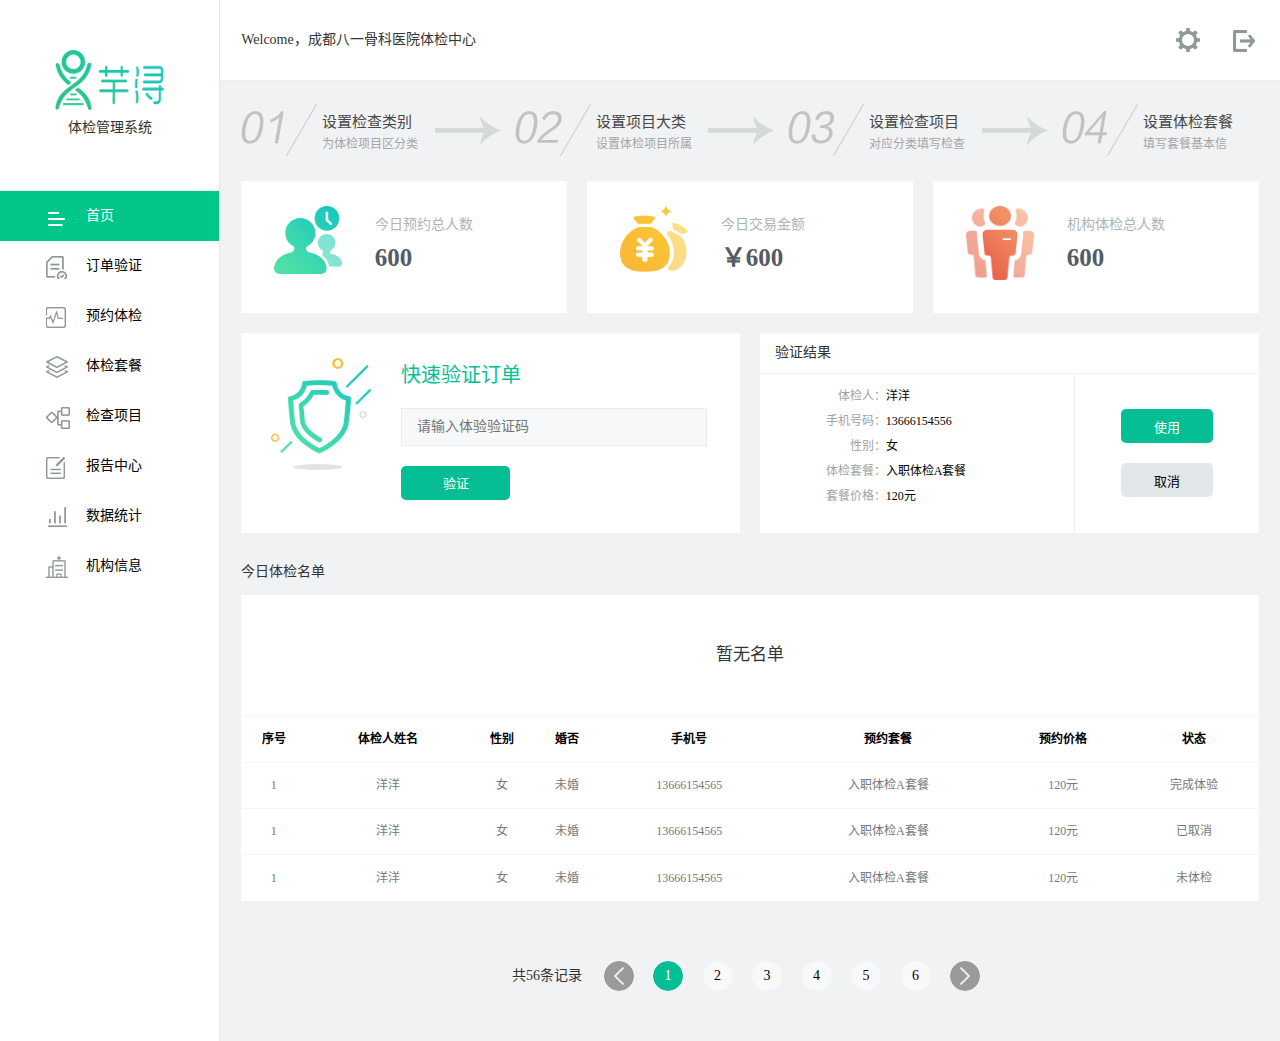
<file: index.html>
﻿<!doctype html>
<html lang="zh-CN">

	<head>
		<meta charset="utf-8">
		<title>首页 - 芊浔体检管理系统</title>
		<meta name="keywords" content="" />
		<meta name="description" content="" />
		<meta http-equiv="X-UA-Compatible" content="IE=edge,chrome=1">
		<meta name="viewport" content="width=device-width,initial-scale=1,maximum-scale=1,user-scalable=no" />
		<link rel="shortcut icon" type="image/x-icon" href="/favicon.ico" />
		<link rel="icon" sizes="16x16" href="/favicon.ico" />
		<link rel="stylesheet" type="text/css" href="style/global.css?v=1.0.1" />
		<link rel="stylesheet" type="text/css" href="style/index.css?v=1.0.1" />
		<!--[if lte IE 9]>
	<script type="text/javascript" src="script/html5.js"></script>
	<! [endif]-->
	</head>

	<body>
		<section class="main">
			<div class="wrap clearfix">
				<div class="main-right">
					<!-- x-update -->
					<div class="header clearfix">
						<span class="welcome">Welcome，<em>成都八一骨科医院体检中心</em></span> 
						<a href="javascript:;" class="icon-logout" title="退出"></a>
						<a href="javascript:topset();" class="icon-set" title="设置"></a> 
					</div>
					<!-- x-update end -->

					<div class="content ">
						<div class="add-step clearfix">
							<!--添加体检套餐流程：<span>1、设置项目类别</span><span> >> </span><span>2、设置详细类目</span>
							<span> >> </span><span>3、设置体检项目</span><span> >> </span><span>4、设置体检套餐</span>-->

							<div class="step-list clearfix">
								<span class="step-num"></span>
								<p class="step-tit">设置检查类别</p>
								<p class="step-dg">为体检项目区分类型与性质</p>
							</div>
							<div class="jianTou"></div>

							<div class="step-list clearfix">
								<span class="step-num"></span>
								<p class="step-tit">设置项目大类</p>
								<p class="step-dg">设置体检项目所属科室信息</p>
							</div>

							<div class="jianTou"></div>

							<div class="step-list clearfix">
								<span class="step-num"></span>
								<p class="step-tit">设置检查项目</p>
								<p class="step-dg">对应分类填写检查项目的价格及意义</p>
							</div>

							<div class="jianTou"></div>

							<div class="step-list clearfix">
								<span class="step-num"></span>
								<p class="step-tit">设置体检套餐</p>
								<p class="step-dg">填写套餐基本信息，选择体检项目</p>
							</div>

						</div>
						<div class="statistics clearfix">
							<div class="statistics-box tjzs">
								<div class="box-icon"><img src="images/index/tjzs.png"></div>
								<div class="box-name">今日预约总人数</div>
								<div class="box-amount">600</div>
							</div>
							<div class="statistics-box jryy">
								<div class="box-icon"><img src="images/index/jryy.png"></div>
								<div class="box-name">今日交易金额</div>
								<div class="box-amount">￥600</div>
							</div>
							<div class="statistics-box jyje">
								<div class="box-icon"><img src="images/index/jyje.png"></div>
								<div class="box-name">机构体检总人数</div>
								<div class="box-amount">600</div>
							</div>
						</div>

						<div class="yanZheng clearfix">
							<div class="yzBox clearfix">
								<div class="box-icon"><img src="images/index/yanzheng.png"></div>
								<div class="box-content">
									<div class="tit">快速验证订单</div>
									<input type="text" class="yz_shuru" placeholder="请输入体验验证码" />
									<button type="button" class="tiJiao">验证</button>
								</div>
							</div>
							<div class="yzBox">
								<div class="result_tit">验证结果</div>
								<div class="result_content clearfix">
									<div class="re_left">
										<div class="re_list clearfix">
											<span class="tit">体检人：</span>
											<span class="answer">洋洋</span>
										</div>
										<div class="re_list clearfix">
											<span class="tit">手机号码：</span>
											<span class="answer">13666154556</span>
										</div>
										<div class="re_list clearfix">
											<span class="tit">性别：</span>
											<span class="answer">女</span>
										</div>
										<div class="re_list clearfix">
											<span class="tit">体检套餐：</span>
											<span class="answer">入职体检A套餐</span>
										</div>
										<div class="re_list clearfix">
											<span class="tit">套餐价格：</span>
											<span class="answer">120元</span>
										</div>
									</div>
									<div class="re_right clearfix">
										<button type="button" class="re_true">使用</button>
										<button type="button" class="re_false">取消</button>
									</div>
								</div>
							</div>
						</div>

						<div class="panel-name">今日体检名单</div>
						<div class="order-list">
							<!--  暂无  no-order  -->
							<div class="no-order">暂无名单</div>
							<table class="table">
								<thead class="thead">
									<tr>
										<th class="num">序号</th>
										<th class="name">体检人姓名</th>
										<th class="sex">性别</th>
										<th class="marriage">婚否</th>
										<th class="tel">手机号</th>
										<th class="package-name">预约套餐</th>
										<th class="price">预约价格</th>
										<th class="status">状态</th>
									</tr> 
								</thead>
								<tbody class="tbody">
									<tr class="tr">
										<td class="num">1</td>
										<td class="name">洋洋</td>
										<td class="sex">女</td>
										<td class="marriage">未婚</td>
										<td class="tel">13666154565</td>
										<td class="package-name">入职体检A套餐</td>
										<td class="price">120元</td>
										<td class="status">完成体验</td>
									</tr>
									<tr class="tr">
										<td class="num">1</td>
										<td class="name">洋洋</td>
										<td class="sex">女</td>
										<td class="marriage">未婚</td>
										<td class="tel">13666154565</td>
										<td class="package-name">入职体检A套餐</td>
										<td class="price">120元</td>
										<td class="status">已取消</td>
									</tr>
									<tr class="tr">
										<td class="num">1</td>
										<td class="name">洋洋</td>
										<td class="sex">女</td>
										<td class="marriage">未婚</td>
										<td class="tel">13666154565</td>
										<td class="package-name">入职体检A套餐</td>
										<td class="price">120元</td>
										<td class="status">未体检</td>
									</tr>
								</tbody>
							</table>

						</div>
						<div class="page">
							<span>共56条记录</span>
							<a href="javascript:;" class="prev no-prev" title="上一页">上一页</a>
							<a href="javascript:;" class="now">1</a>
							<a href="javascript:;">2</a>
							<a href="javascript:;">3</a>
							<a href="javascript:;">4</a>
							<a href="javascript:;">5</a>
							<a href="javascript:;">6</a>
							<a href="javascript:;" class="next" title="下一页">下一页</a>
						</div> 
					</div> 
				</div>
				<div class="main-left">
					<!-- x-add -->
					<div class="left-logo">
						<a href="#" class="line-height">
							<img src="images/common/logo.png">
							<p class="logo-ft">体检管理系统</p>
						</a>
					</div>
					<!-- x-add end -->
					<a class="nav-list on" href="index.html"><span></span>首页</a>
					<a class="nav-list" href="order.html"><span></span>订单验证</a>
					<a class="nav-list" href="reservation.html"><span></span>预约体检</a>
					<a class="nav-list" href="package.html"><span></span>体检套餐</a>
					<a class="nav-list" href="examination-item.html"><span></span>检查项目</a>
					<a class="nav-list" href="report.html"><span></span>报告中心</a>
					<a class="nav-list" href="statistics.html"><span></span>数据统计</a>
					<a class="nav-list" href="hospital.html"><span></span>机构信息</a>
				</div>
				<div class="clear"></div>
			</div>
		</section>
	</body>
	<script type="text/javascript" src="script/jquery.js"></script>
	<script type="text/javascript" src="script/global.js?v=1.0.1"></script>
	<script type="text/javascript" src="script/index.js?v=1.0.1"></script> 
</html>
</file>
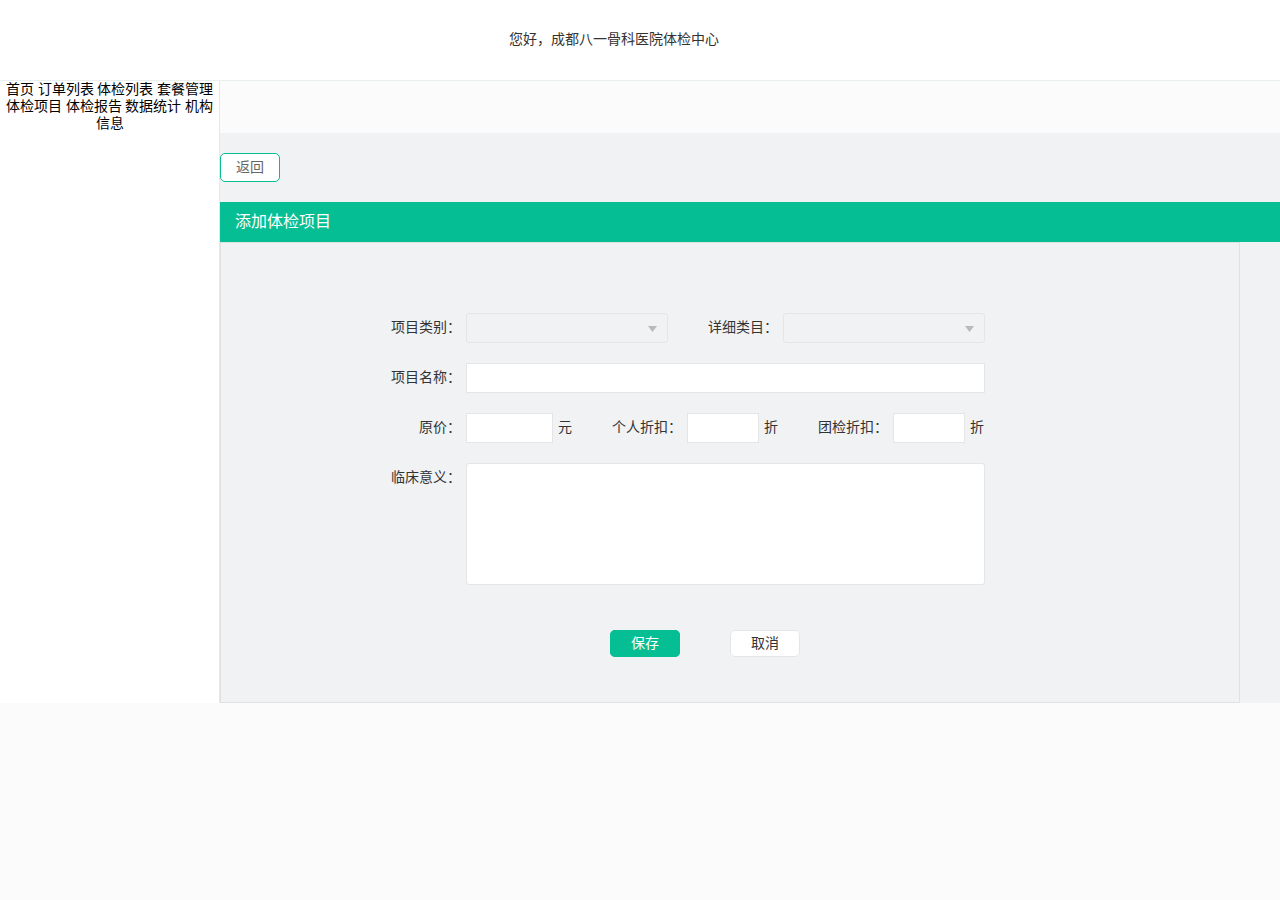
<file: add-examination-item.html>
﻿<!doctype html>
<html lang="zh-CN">
<head>
	<meta charset="utf-8">
	<title>添加体检项目 - 芊浔体检管理系统</title>
	<meta name="keywords" content="" />
	<meta name="description" content="" />
	<meta http-equiv="X-UA-Compatible" content="IE=edge,chrome=1">
	<meta name="viewport" content="width=device-width,initial-scale=1,maximum-scale=1,user-scalable=no" />
	<link rel="shortcut icon" type="image/x-icon" href="/favicon.ico" />
	<link rel="icon" sizes="16x16" href="/favicon.ico" />
	<link rel="stylesheet" type="text/css" href="style/global.css?v=1.0.1" />
	<link rel="stylesheet" type="text/css" href="style/add-examination-item.css?v=1.0.1" />
	<script type="text/javascript" src="script/jquery.js"></script>
	<script type="text/javascript" src="script/global.js?v=1.0.1"></script>
	<script type="text/javascript" src="script/add-examination-item.js?v=1.0.1"></script>
	<!--[if lte IE 9]>
	<script type="text/javascript" src="script/html5.js"></script>
	<! [endif]-->
</head>
<body>
<header class="header">
	<div class="wrap">
		<div class="top-nav">
			您好，<em>成都八一骨科医院体检中心</em>
			<a href="javascript:topset();"><i class="icon-set"></i>设置</a>
			<a href="javascript:;"><i class="icon-logout"></i>退出</a>
		</div>
		<div class="logo"><a href="index.html" title="芊浔体检管理系统"><i class="icon-logo"></i>芊浔体检管理系统</a></div>
		<div class="clear"></div>
	</div>
</header>
<section class="main">
	<div class="wrap">
		<div class="main-right">
			<div class="back"><a href="javascript:history.go(-1);">返回</a></div>
			<div class="page-name">添加体检项目</div>
			<div class="add-examination-item">
				<div class="edit-item">
					<div class="line">
						<div class="distance"></div>
						<div class="condition">
							<div class="condition-name">项目类别：</div>
							<div class="drop-down condition-box">
								<div class="select"></div>
								<div class="select-list">
									<ul>
										<li>科室检查</li>
										<li>实验室检查</li>
										<li>医技检查</li>
										<li>其他项目</li>
									</ul>
								</div>
								<div class="icon-dropdown"></div>
							</div>
						</div>
						<div class="condition">
							<div class="condition-name">详细类目：</div>
							<div class="drop-down condition-box">
								<div class="select"></div>
								<div class="select-list">
									<ul>
										<li>内科</li>
										<li>外科</li>
										<li>眼科</li>
										<li>耳鼻喉科</li>
									</ul>
								</div>
								<div class="icon-dropdown"></div>
							</div>
						</div>
					</div>
					<div class="line">
						<div class="distance"></div>
						<div class="input-box">
							项目名称：<input type="text" value="" class="input" />
						</div>
					</div>
					<div class="line">
						<div class="distance"></div>
						<div class="input-box price">
							原价：<input type="text" value="" class="input" />元
						</div>
						<div class="input-box discount">
							个人折扣：<input type="text" value="" class="input" />折
						</div>
						<div class="input-box discount">
							团检折扣：<input type="text" value="" class="input" />折
						</div>
					</div>
					<div class="line">
						<div class="proposal-box">
							<div class="line-name">临床意义：</div>
							<textarea wrap="virtual" placeholder="" class="proposal" ></textarea>
						</div>
					</div>
				</div>
				<div class="line btns">
					<a href="examination-item.html" class="save">保存</a><a href="javascript:history.go(-1);" class="cancel">取消</a>
				</div>
			</div>
		</div>
		<div class="main-left">
			<a href="index.html">首页</a>
			<a href="order.html">订单列表</a>
			<a href="reservation.html">体检列表</a>
			<a href="package.html">套餐管理</a>
			<a href="examination-item.html" class="on">体检项目</a>
			<a href="report.html">体检报告</a>
			<a href="statistics.html">数据统计</a>
			<a href="hospital.html">机构信息</a>
		</div>
		<div class="clear"></div>
	</div>
</section>
</body>
</html>
</file>
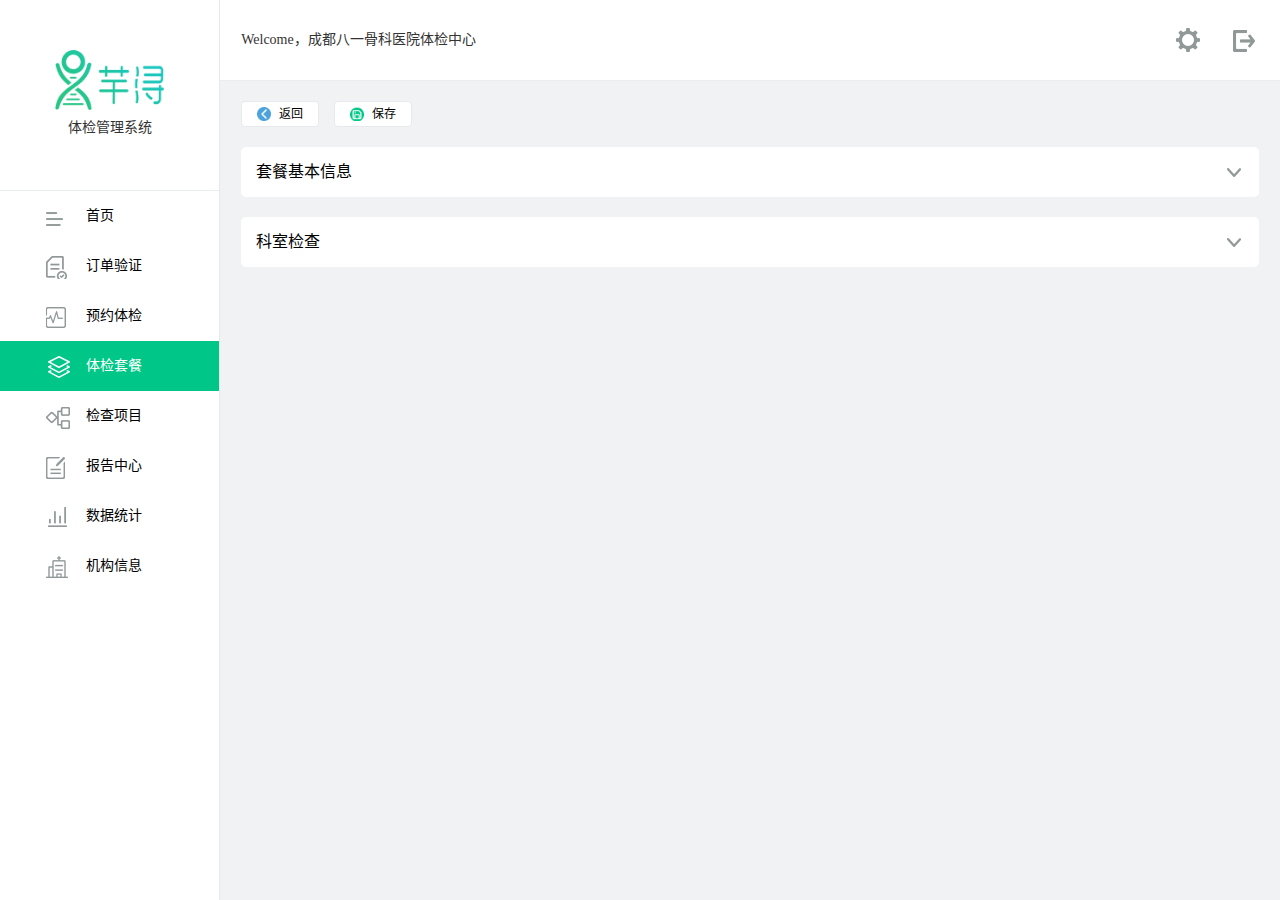
<file: add-package.html>
﻿<!doctype html>
<html lang="zh-CN">

	<head>
		<meta charset="utf-8">
		<title>添加体检套餐 - 芊浔体检管理系统</title>
		<meta name="keywords" content="" />
		<meta name="description" content="" />
		<meta http-equiv="X-UA-Compatible" content="IE=edge,chrome=1">
		<meta name="viewport" content="width=device-width,initial-scale=1,maximum-scale=1,user-scalable=no" />
		<link rel="shortcut icon" type="image/x-icon" href="/favicon.ico" />
		<link rel="icon" sizes="16x16" href="/favicon.ico" />
		<link rel="stylesheet" type="text/css" href="style/global.css?v=1.0.1" />
		<link rel="stylesheet" type="text/css" href="style/add-package.css?v=1.0.1" />
		<!--[if lte IE 9]>
	<script type="text/javascript" src="script/html5.js"></script>
	<! [endif]-->
	</head>

	<body>
		<section class="main">
			<div class="wrap">
				<div class="main-right">
					<!-- x-update -->
					<div class="header clearfix">
						<span class="welcome">Welcome，<em>成都八一骨科医院体检中心</em></span>
						<a href="javascript:;" class="icon-logout"></a>
						<a href="javascript:topset();" class="icon-set"></a>
					</div>
					<!-- x-update end -->

					<div class="content">
						<div class="back operate clearfix">
							<a class="back-icon" href="javascript:history.go(-1);"><i></i>返回</a>
							<a class="save-icon" href="javascript:void(0);"><i></i>保存</a>
						</div>

						<div class="package-box">
							<!-- 基本信息 -->
							<div class="department">
								<div class="department-name">
									<i class="icon-show"></i>套餐基本信息
								</div>
								<div class="add-package department-list">
									<div class="line clearfix">
										<div class="line-l">套餐名称：</div>
										<div class="line-r clearfix">
											<div class="input-box long-input-box">
												<input type="text" class="input radius" placeholder="请输入套餐名称" />
											</div>
											<span class="error-tips">错误提示</span>
										</div>
									</div>
									<div class="line clearfix">
										<div class="line-l">套餐类别：</div>
										<div class="line-r clearfix">
											<div class="drop-down long-drop-down radius">
												<div class="select">请选择</div>
												<div class="select-list package-type">
													<ul>
														<li>入职体检</li>
														<li>常规体检</li>
														<li>驾校体检</li>
														<li>中老年体检</li>
													</ul>
												</div>
												<div class="icon-dropdown"></div>
											</div>
											<span class="error-tips">错误提示</span>
										</div>
									</div>
									<div class="line clearfix">
										<div class="line-l">套餐价格：</div>
										<div class="line-r clearfix">
											<div class="price-box">
												个人套餐价：<input type="text" value="" class="input" />元
											</div>
											<div class="price-box">
												团体套餐价：<input type="text" value="" class="input" />元
											</div>
											<div class="price-box">
												原价：<em>￥620.00</em>
											</div>
											<div class="price-tips radius"><span>提示：</span>系统会根据您所选的体检项目，按照设置好的折扣比例自动计算出个人和团检的套餐价格。如果您需要更改套餐价格，请在选择完所有体检项目以后再进行价格更改。</div>
										</div>
									</div>
									<div class="line clearfix">
										<div class="line-l">适用人群：</div>
										<div class="line-r clearfix">
											<label for="male" class="sex"><input type="checkbox" id="male" />男</label>
											<label for="female" class="sex"><input type="checkbox" id="female" />女</label>
										</div>
									</div>
									<div class="line clearfix">
										<div class="line-l">是否需要预约：</div>
										<div class="line-r clearfix"> 
											<div class="reservation">
												<label for="noneed"><input type="radio" name="reservation" id="noneed" checked />否</label>
											</div>
											<div class="reservation">
												<label for="need"><input type="radio" name="reservation" id="need" />是</label>
											</div>
											<div class="reservation">
												<label for="Unlimited"><input type="radio" name="reservation" id="Unlimited" />不限</label>
											</div>
											<div class="input-box reservation-input">需提前<input type="text" value="1" class="input radius" maxlength="2" />天预约</div>
										</div>
									</div>
									<div class="line clearfix">
										<div class="line-l">套餐简介：</div>
										<div class="line-r">
											<textarea wrap="virtual" placeholder="简单介绍下套餐的详细内容..." class="proposal radius"></textarea>
										</div>
									</div>
									<div class="line clearfix">
										<div class="line-l">套餐封面：</div>
										<div class="line-r">
											<div class="package-img-check clearfix">
												<label for="default"><input type="radio" name="cover" id="default" checked />系统默认</label>
												<label for="diy"><input type="radio" name="cover" id="diy" />自定义</label>
											</div>
											<div class="system-img">
												<div class="no-style">
													请先选择套餐类型。
												</div>
												<div class="system-img-list">
													<li class="on"><img src="images/packageimg/rztj/01.jpg" alt="入职体检" title="入职体检" /></li>
													<li><img src="images/packageimg/rztj/01.jpg" alt="入职体检" title="入职体检" /></li>
													<li><img src="images/packageimg/rztj/01.jpg" alt="入职体检" title="入职体检" /></li>
													<li><img src="images/packageimg/rztj/01.jpg" alt="入职体检" title="入职体检" /></li>
													<li><img src="images/packageimg/rztj/01.jpg" alt="入职体检" title="入职体检" /></li>
													<li><img src="images/packageimg/rztj/01.jpg" alt="入职体检" title="入职体检" /></li>
													<li><img src="images/packageimg/rztj/01.jpg" alt="入职体检" title="入职体检" /></li>
													<li><img src="images/packageimg/rztj/01.jpg" alt="入职体检" title="入职体检" /></li>
													<li><img src="images/packageimg/rztj/01.jpg" alt="入职体检" title="入职体检" /></li>
													<li><img src="images/packageimg/rztj/01.jpg" alt="入职体检" title="入职体检" /></li>
													<li><img src="images/packageimg/rztj/01.jpg" alt="入职体检" title="入职体检" /></li>
												</div>
											</div>
											<div class="diy-img clearfix">
												<!--<div class="filesurl"></div>-->
												<a href="javascript:;" class="upload"></a>
												<div class="upload-box">
													<img src="images/packageimg/rztj/01.jpg" class="upload-img" />
												</div>
											</div>
										</div>
									</div>  
								</div>
							</div>

							<!-- 大类开始 -->
							<div class="department">
								<div class="department-name">
									<i class="icon-show"></i>科室检查
								</div>
								<div class="department-list">
									<div class="row clearfix">
										<div class="column-name column-all">科室检查项目</div>
										<div class="column-name column-sel">已选择检查项目（共<em>0</em>）项</div>
									</div>
									<div class="row clearfix">
										<div class="class-name">
											<li>一般检测</li>
											<li>内科</li>
											<li>外科</li>
											<li>耳鼻喉科</li>
											<li>口腔科</li>
										</div>
										<div class="item">
											<ul>
												<li><i></i>一般检查</li>
												<li><i></i>测试检查</li>
												<li><i></i>常规检查</li>
												<li><i></i>一般检查四</li>
												<li><i></i>一般检查五</li>
											</ul>
											<ul>
												<li><i></i>内科</li>
												<li><i></i>内科一</li>
												<li><i></i>内科二</li>
												<li><i></i>内科三</li>
											</ul>
											<ul>
												<li><i></i>外科</li>
												<li><i></i>外科一</li>
												<li><i></i>外科二</li>
											</ul>
											<ul>
												<li><i></i>听力检查</li>
												<li><i></i>嗅觉检查</li>
												<li><i></i>喉咙检查</li>
												<li><i></i>耳状</li>
												<li><i></i>扁桃体</li>
											</ul>
											<ul>
												<li><i></i>口腔科</li>
												<li><i></i>牙龈</li>
												<li><i></i>牙齿</li>
											</ul>
										</div>
										<div class="chose">
										</div>
									</div>
								</div>
							</div>
							<!--大类结束-->

						</div>
					</div>

				</div>
				<div class="main-left">
					<!-- x-add -->
					<div class="left-logo">
						<a href="#" class="line-height">
							<img src="images/common/logo.png">
							<p class="logo-ft">体检管理系统</p>
						</a>
					</div>
					<!-- x-add end -->
					<a class="nav-list" href="index.html"><span></span>首页</a>
					<a class="nav-list" href="order.html"><span></span>订单验证</a>
					<a class="nav-list" href="reservation.html"><span></span>预约体检</a>
					<a class="nav-list on" href="package.html"><span></span>体检套餐</a>
					<a class="nav-list" href="examination-item.html"><span></span>检查项目</a>
					<a class="nav-list" href="report.html"><span></span>报告中心</a>
					<a class="nav-list" href="statistics.html"><span></span>数据统计</a>
					<a class="nav-list" href="hospital.html"><span></span>机构信息</a>
				</div>
				<div class="clear"></div>
			</div>
		</section>
	</body>
	<script type="text/javascript" src="script/jquery.js"></script>
	<script type="text/javascript" src="script/global.js?v=1.0.1"></script>
	<script type="text/javascript" src="script/add-package.js?v=1.0.1"></script>

</html>
</file>
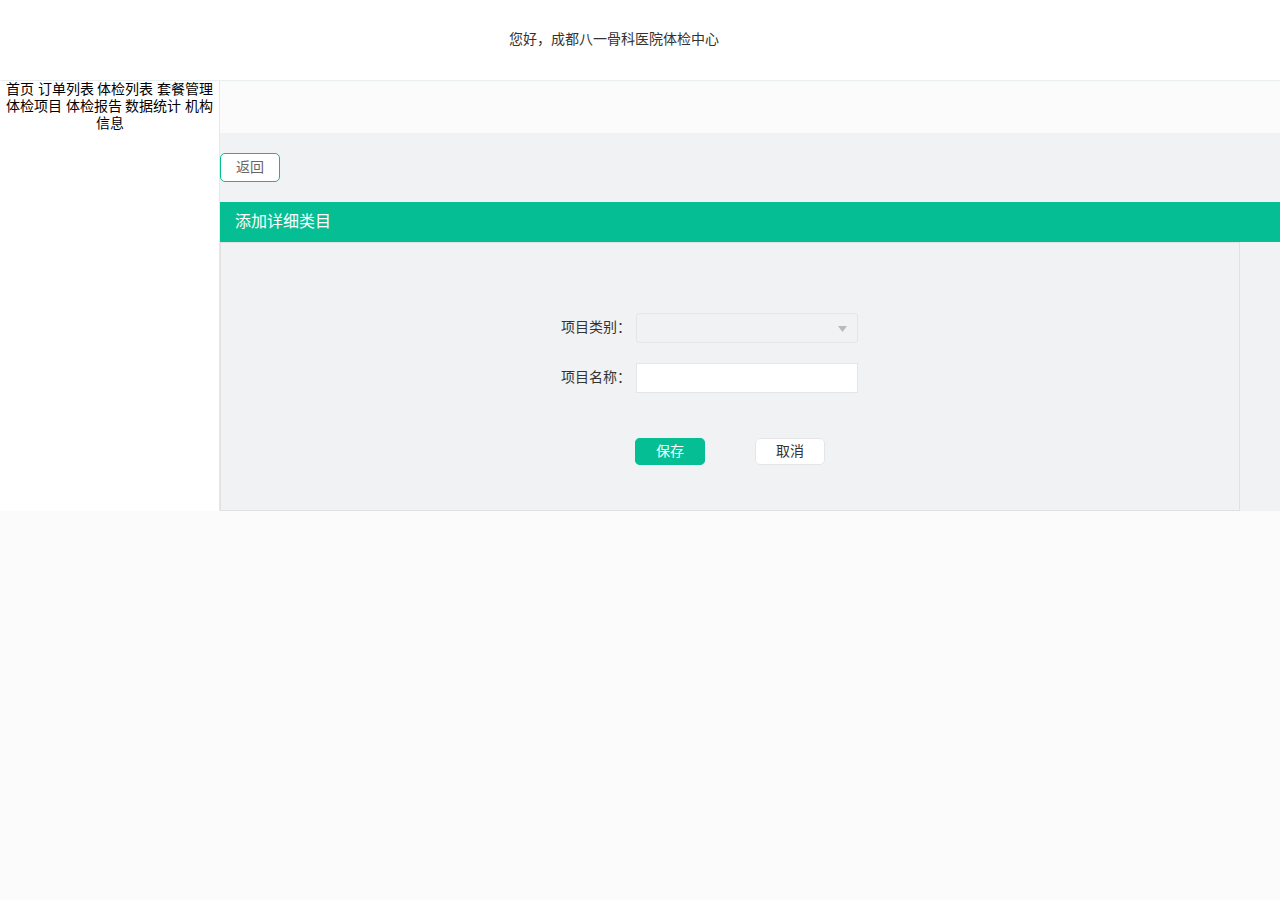
<file: add-sort.html>
﻿<!doctype html>
<html lang="zh-CN">
<head>
	<meta charset="utf-8">
	<title>添加详细类目 - 芊浔体检管理系统</title>
	<meta name="keywords" content="" />
	<meta name="description" content="" />
	<meta http-equiv="X-UA-Compatible" content="IE=edge,chrome=1">
	<meta name="viewport" content="width=device-width,initial-scale=1,maximum-scale=1,user-scalable=no" />
	<link rel="shortcut icon" type="image/x-icon" href="/favicon.ico" />
	<link rel="icon" sizes="16x16" href="/favicon.ico" />
	<link rel="stylesheet" type="text/css" href="style/global.css?v=1.0.1" />
	<link rel="stylesheet" type="text/css" href="style/add-sort.css?v=1.0.1" />
	<script type="text/javascript" src="script/jquery.js"></script>
	<script type="text/javascript" src="script/global.js?v=1.0.1"></script>
	<script type="text/javascript" src="script/add-sort.js?v=1.0.1"></script>
	<!--[if lte IE 9]>
	<script type="text/javascript" src="script/html5.js"></script>
	<! [endif]-->
</head>
<body>
<header class="header">
	<div class="wrap">
		<div class="top-nav">
			您好，<em>成都八一骨科医院体检中心</em>
			<a href="javascript:topset();"><i class="icon-set"></i>设置</a>
			<a href="javascript:;"><i class="icon-logout"></i>退出</a>
		</div>
		<div class="logo"><a href="index.html" title="芊浔体检管理系统"><i class="icon-logo"></i>芊浔体检管理系统</a></div>
		<div class="clear"></div>
	</div>
</header>
<section class="main">
	<div class="wrap">
		<div class="main-right">
			<div class="back"><a href="javascript:history.go(-1);">返回</a></div>
			<div class="page-name">添加详细类目</div>
			<div class="add-examination-item">
				<div class="edit-item">
					<div class="line">
						<div class="condition">
							<div class="condition-name">项目类别：</div>
							<div class="drop-down condition-box">
								<div class="select"></div>
								<div class="select-list">
									<ul>
										<li>科室检查</li>
										<li>实验室检查</li>
										<li>医技检查</li>
										<li>其他项目</li>
									</ul>
								</div>
								<div class="icon-dropdown"></div>
							</div>
						</div>
					</div>
					<div class="line">
						<div class="input-box">
							项目名称：<input type="text" value="" class="input" />
						</div>
					</div>
				</div>
				<div class="line btns">
					<a href="sort.html" class="save">保存</a><a href="javascript:history.go(-1);" class="cancel">取消</a>
				</div>
			</div>
		</div>
		<div class="main-left">
			<a href="index.html">首页</a>
			<a href="order.html">订单列表</a>
			<a href="reservation.html">体检列表</a>
			<a href="package.html">套餐管理</a>
			<a href="examination-item.html" class="on">体检项目</a>
			<a href="report.html">体检报告</a>
			<a href="statistics.html">数据统计</a>
			<a href="hospital.html">机构信息</a>
		</div>
		<div class="clear"></div>
	</div>
</section>
</body>
</html>
</file>
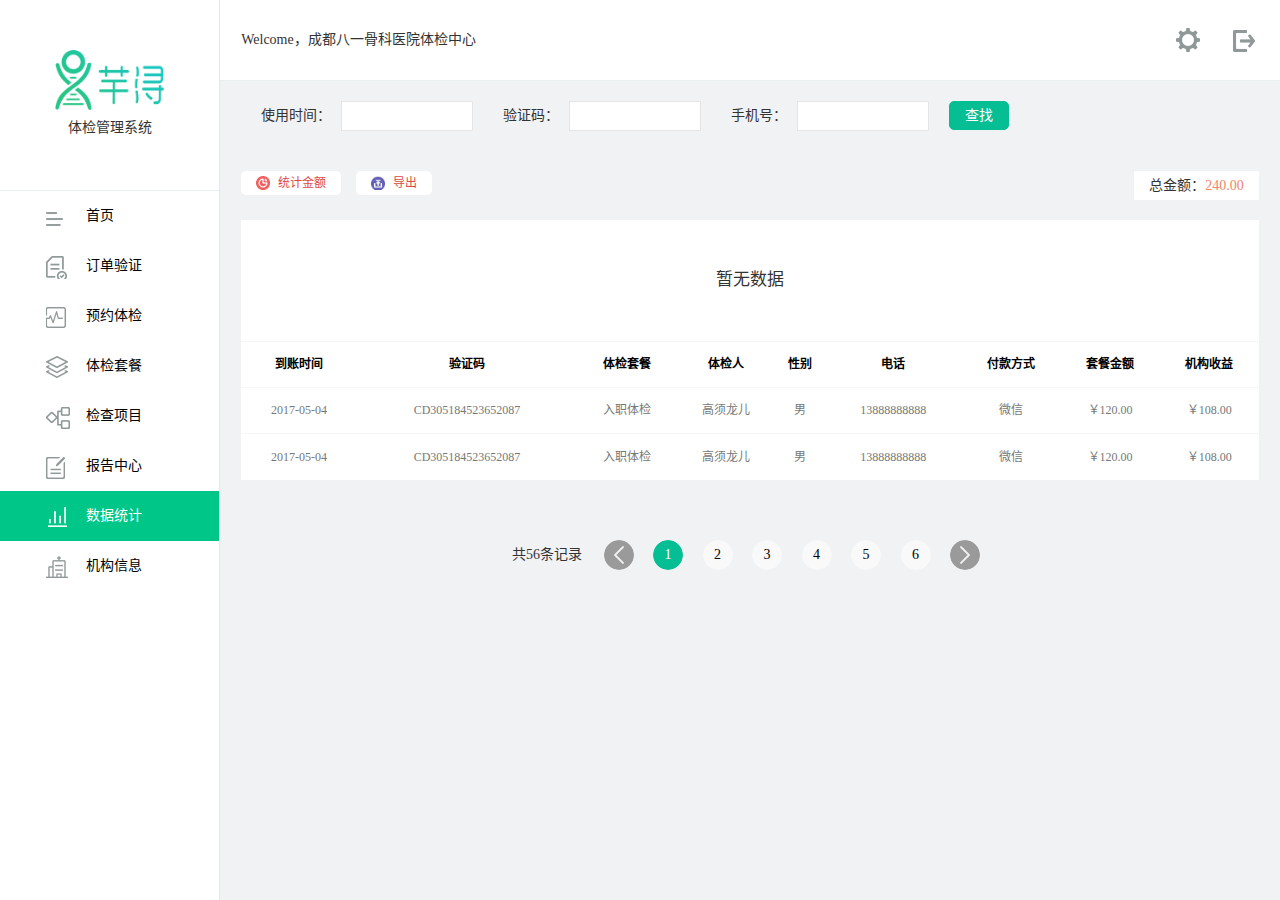
<file: detail.html>
﻿<!doctype html>
<html lang="zh-CN">

	<head>
		<meta charset="utf-8">
		<title>数据明细 - 芊浔体检管理系统</title>
		<meta name="keywords" content="" />
		<meta name="description" content="" />
		<meta http-equiv="X-UA-Compatible" content="IE=edge,chrome=1">
		<meta name="viewport" content="width=device-width,initial-scale=1,maximum-scale=1,user-scalable=no" />
		<link rel="shortcut icon" type="image/x-icon" href="/favicon.ico" />
		<link rel="icon" sizes="16x16" href="/favicon.ico" />
		<link rel="stylesheet" type="text/css" href="style/global.css?v=1.0.1" />
		<link rel="stylesheet" type="text/css" href="style/detail.css?v=1.0.1" />
		<!--[if lte IE 9]>
	<script type="text/javascript" src="script/html5.js"></script>
	<! [endif]-->
	</head>

	<body>
		<section class="main">
			<div class="wrap">
				<div class="main-right">
					<!-- x-update -->
					<div class="header clearfix">
						<span class="welcome">Welcome，<em>成都八一骨科医院体检中心</em></span>

						<a href="javascript:;" class="icon-logout"></a>
						<a href="javascript:topset();" class="icon-set"></a>

					</div>
					<!-- x-update end -->

					<div class="content">
						<div class="search clearfix">
							<!--<a href="javascript:history.go(-1);" class="back">返回</a>-->
							<!--<div class="condition">
								<div class="condition-name">使用时间：</div>
								<div class="condition-box calendar">
									<div class="icon-calendar"></div>
									<div class="date"></div>
								</div>
								<div class="time-to">-</div>
								<div class="condition-box calendar">
									<div class="icon-calendar"></div>
									<div class="date"></div>
								</div>
							</div>-->
							<div class="input-box">
								使用时间：<input type="text" value="" class="input" />
							</div>
							<div class="input-box">
								验证码：<input type="text" value="" class="input" />
							</div>
							<div class="input-box">
								手机号：<input type="text" value="" class="input" />
							</div>
							<a href="javascript:;">查找</a>
						</div>
						<div class="total-amount clearfix">
							<div class="fr">总金额：<em>240.00</em></div>
							<a class="total" href="javascript:;"><i></i>统计金额</a>
							<a class="export" href="javascript:;"><i></i>导出</a>
						</div>

						<div class="order-list">
							<div class="no-order">暂无数据</div>
							<table class="table">
								<thead class="thead">
									<tr>
										<th class="time">到账时间</th>
										<th class="code">验证码</th>
										<th class="package-name">体检套餐</th>
										<th class="name">体检人</th>
										<th class="sex">性别</th>
										<th class="tel">电话</th>
										<th class="pay-by">付款方式</th>
										<th class="price">套餐金额</th>
										<th class="money">机构收益</th>
									</tr>
								</thead>
								<tbody class="tbody">
									<tr class="tr">
										<td class="time">2017-05-04</td>
										<td class="code">CD305184523652087</td>
										<td class="package-name">入职体检</td>
										<td class="name">高须龙儿</td>
										<td class="sex">男</td>
										<td class="tel">13888888888</td>
										<td class="pay-by">微信</td>
										<td class="price">￥120.00</td>
										<td class="money">￥108.00</td> 
									</tr>
									<tr class="tr">
										<td class="time">2017-05-04</td>
										<td class="code">CD305184523652087</td>
										<td class="package-name">入职体检</td>
										<td class="name">高须龙儿</td>
										<td class="sex">男</td>
										<td class="tel">13888888888</td>
										<td class="pay-by">微信</td>
										<td class="price">￥120.00</td>
										<td class="money">￥108.00</td> 
									</tr>
								</tbody>
							</table>
						</div>

						<div class="page">
							<span>共56条记录</span>
							<a href="javascript:;" class="prev no-prev" title="上一页">上一页</a>
							<a href="javascript:;" class="now">1</a>
							<a href="javascript:;">2</a>
							<a href="javascript:;">3</a>
							<a href="javascript:;">4</a>
							<a href="javascript:;">5</a>
							<a href="javascript:;">6</a>
							<a href="javascript:;" class="next" title="下一页">下一页</a>
						</div>
					</div>

				</div>
				<div class="main-left">
					<!-- x-add -->
					<div class="left-logo">
						<a href="#" class="line-height">
							<img src="images/common/logo.png">
							<p class="logo-ft">体检管理系统</p>
						</a>
					</div>
					<!-- x-add end -->
					<a class="nav-list" href="index.html"><span></span>首页</a>
					<a class="nav-list" href="order.html"><span></span>订单验证</a>
					<a class="nav-list" href="reservation.html"><span></span>预约体检</a>
					<a class="nav-list" href="package.html"><span></span>体检套餐</a>
					<a class="nav-list" href="examination-item.html"><span></span>检查项目</a>
					<a class="nav-list" href="report.html"><span></span>报告中心</a>
					<a class="nav-list on" href="statistics.html"><span></span>数据统计</a>
					<a class="nav-list" href="hospital.html"><span></span>机构信息</a>
				</div>
				<div class="clear"></div>
			</div>
		</section>
	</body>
	<script type="text/javascript" src="script/jquery.js"></script>
	<script type="text/javascript" src="script/global.js?v=1.0.1"></script>
	<script type="text/javascript" src="script/detail.js?v=1.0.1"></script>

</html>
</file>
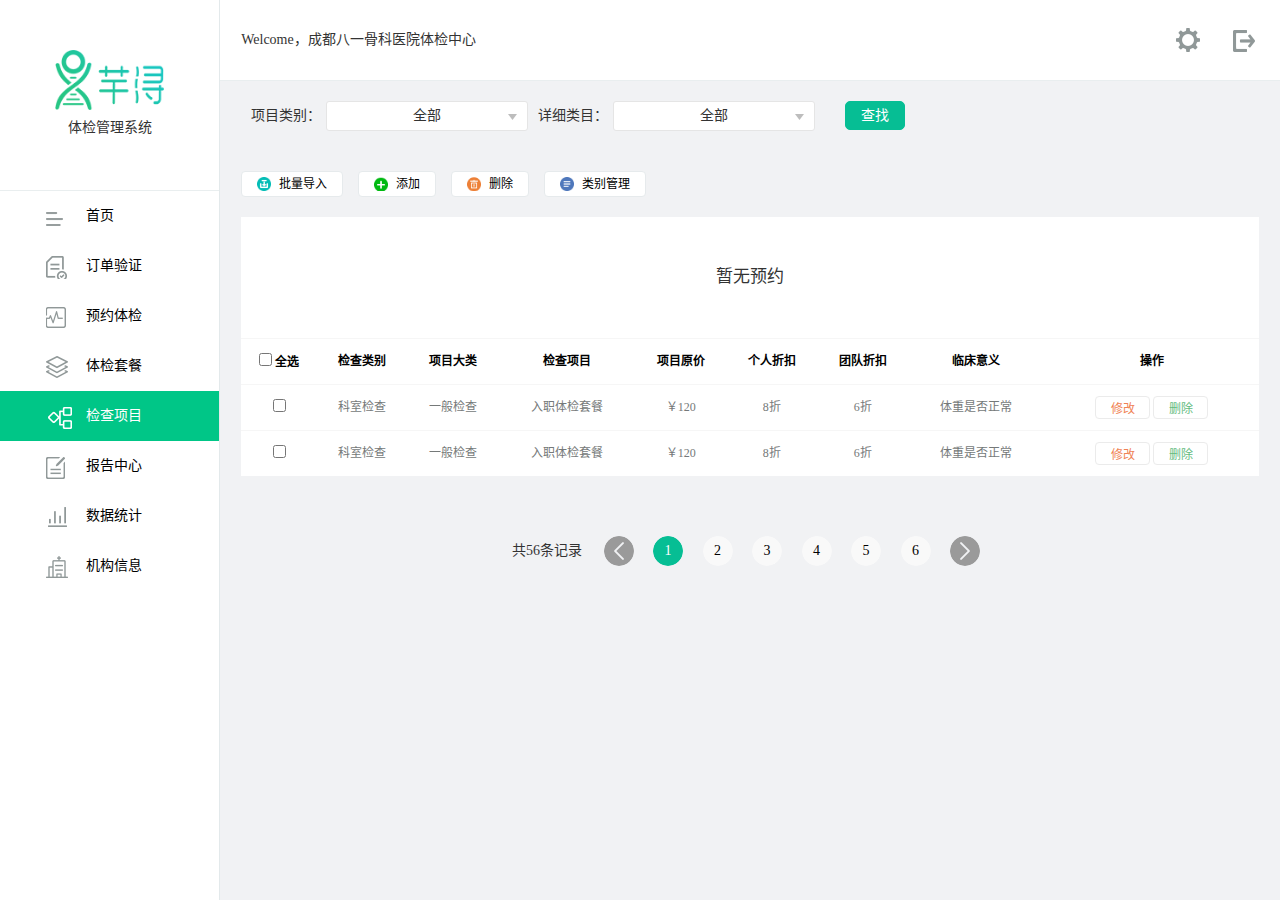
<file: examination-item.html>
﻿<!doctype html>
<html lang="zh-CN">

	<head>
		<meta charset="utf-8">
		<title>体检项目 - 芊浔体检管理系统</title>
		<meta name="keywords" content="" />
		<meta name="description" content="" />
		<meta http-equiv="X-UA-Compatible" content="IE=edge,chrome=1">
		<meta name="viewport" content="width=device-width,initial-scale=1,maximum-scale=1,user-scalable=no" />
		<link rel="shortcut icon" type="image/x-icon" href="/favicon.ico" />
		<link rel="icon" sizes="16x16" href="/favicon.ico" />
		<link rel="stylesheet" type="text/css" href="style/global.css?v=1.0.1" />
		<link rel="stylesheet" type="text/css" href="style/examination-item.css?v=1.0.1" />
		<!--[if lte IE 9]>
	<script type="text/javascript" src="script/html5.js"></script>
	<! [endif]-->
	</head>

	<body>
		<section class="main">
			<div class="wrap">
				<div class="main-right">
					<!-- x-update -->
					<div class="header clearfix">
						<span class="welcome">Welcome，<em>成都八一骨科医院体检中心</em></span>

						<a href="javascript:;" class="icon-logout"></a>
						<a href="javascript:topset();" class="icon-set"></a>

					</div>
					<!-- x-update end -->
					<div class="content clearfix">
						<div class="search clearfix">
							<div class="condition">
								<div class="condition-name">项目类别：</div>
								<div class="drop-down condition-box">
									<div class="select">全部</div>
									<div class="select-list">
										<ul>
											<li>全部</li>
											<li>科室检查</li>
											<li>实验室检查</li>
											<li>医技检查</li>
											<li>其他项目</li>
										</ul>
									</div>
									<div class="icon-dropdown"></div>
								</div>
							</div>
							<div class="condition">
								<div class="condition-name">详细类目：</div>
								<div class="drop-down condition-box">
									<div class="select">全部</div>
									<div class="select-list">
										<ul>
											<li>全部</li>
											<li>内科</li>
											<li>外科</li>
											<li>眼科</li>
											<li>耳鼻喉科</li>
										</ul>
									</div>
									<div class="icon-dropdown"></div>
								</div>
							</div>
							<a class="find" href="javascript:;">查找</a>
						</div>

						<!-- 操作 -->
						<div class="operate clearfix">
							<a class="Import-icon" href="javascript:void(0)"><i></i>批量导入</a>
							<a class="add-icon" href="javascript:void(0)"><i></i>添加</a>
							<a class="delete-icon" href="javascript:void(0)"><i></i>删除</a>
							<a class="class-icon" href="javascript:void(0)"><i></i>类别管理</a>
						</div>

						<div class="order-list">
							<!--  暂无预约  no-order  -->
							<div class="no-order">暂无预约</div>

							<table class="table">
								<thead class="thead">
									<tr>
										<th class="check"><input type="checkbox" class="checkAll" /> 全选</th>
										<th class="item-type">检查类别</th>
										<th class="item-sort">项目大类</th>
										<th class="item-name">检查项目</th>
										<th class="item-price">项目原价</th>
										<th class="item-discount">个人折扣</th>
										<th class="item-grup">团队折扣</th>
										<th class="item-info">临床意义</th>
										<th class="operating">操作</th> 
					 
									</tr>
								</thead>
								<tbody class="tbody">
									<tr>
										<td class="check"><input type="checkbox" class="checks" /></td>
										<td class="item-type">科室检查</td>
										<td class="item-sort">一般检查</td> 
										<td class="item-name">入职体检套餐</td>
										<td class="item-price">￥120</td>
										<td class="item-discount">8折</td>
										<td class="item-grup">6折</td>
										<td class="item-info">体重是否正常</td>
										<td class="operating">
											<button type="button" class="update">修改</button>
											<button type="button" class="delete del">删除</button>
										</td>
									</tr>
									<tr>
										<td class="check"><input type="checkbox" class="checks" /></td>
										<td class="item-type">科室检查</td>
										<td class="item-sort">一般检查</td> 
										<td class="item-name">入职体检套餐</td>
										<td class="item-price">￥120</td>
										<td class="item-discount">8折</td>
										<td class="item-grup">6折</td>
										<td class="item-info">体重是否正常</td>
										<td class="operating">
											<button type="button" class="update">修改</button>
											<button type="button" class="delete del">删除</button>
										</td>
									</tr>
								</tbody>
							</table>
						</div> 

						<div class="page">
							<span>共56条记录</span>
							<a href="javascript:;" class="prev no-prev" title="上一页">上一页</a>
							<a href="javascript:;" class="now">1</a>
							<a href="javascript:;">2</a>
							<a href="javascript:;">3</a>
							<a href="javascript:;">4</a>
							<a href="javascript:;">5</a>
							<a href="javascript:;">6</a>
							<a href="javascript:;" class="next" title="下一页">下一页</a>
						</div>
					</div>
				</div>
				<div class="main-left">
					<!-- x-add -->
					<div class="left-logo">
						<a href="#" class="line-height">
							<img src="images/common/logo.png">
							<p class="logo-ft">体检管理系统</p>
						</a>
					</div>
					<!-- x-add end -->
					<a class="nav-list" href="index.html"><span></span>首页</a>
					<a class="nav-list" href="order.html"><span></span>订单验证</a>
					<a class="nav-list" href="reservation.html"><span></span>预约体检</a>
					<a class="nav-list" href="package.html"><span></span>体检套餐</a>
					<a class="nav-list on" href="examination-item.html"><span></span>检查项目</a>
					<a class="nav-list" href="report.html"><span></span>报告中心</a>
					<a class="nav-list" href="statistics.html"><span></span>数据统计</a>
					<a class="nav-list" href="hospital.html"><span></span>机构信息</a>
				</div>
				<div class="clear"></div>
			</div>
		</section>
	</body>
	<script type="text/javascript" src="script/jquery.js"></script>
	<script type="text/javascript" src="script/global.js?v=1.0.1"></script>
	<script type="text/javascript" src="script/examination-item.js?v=1.0.1"></script>

</html>
</file>
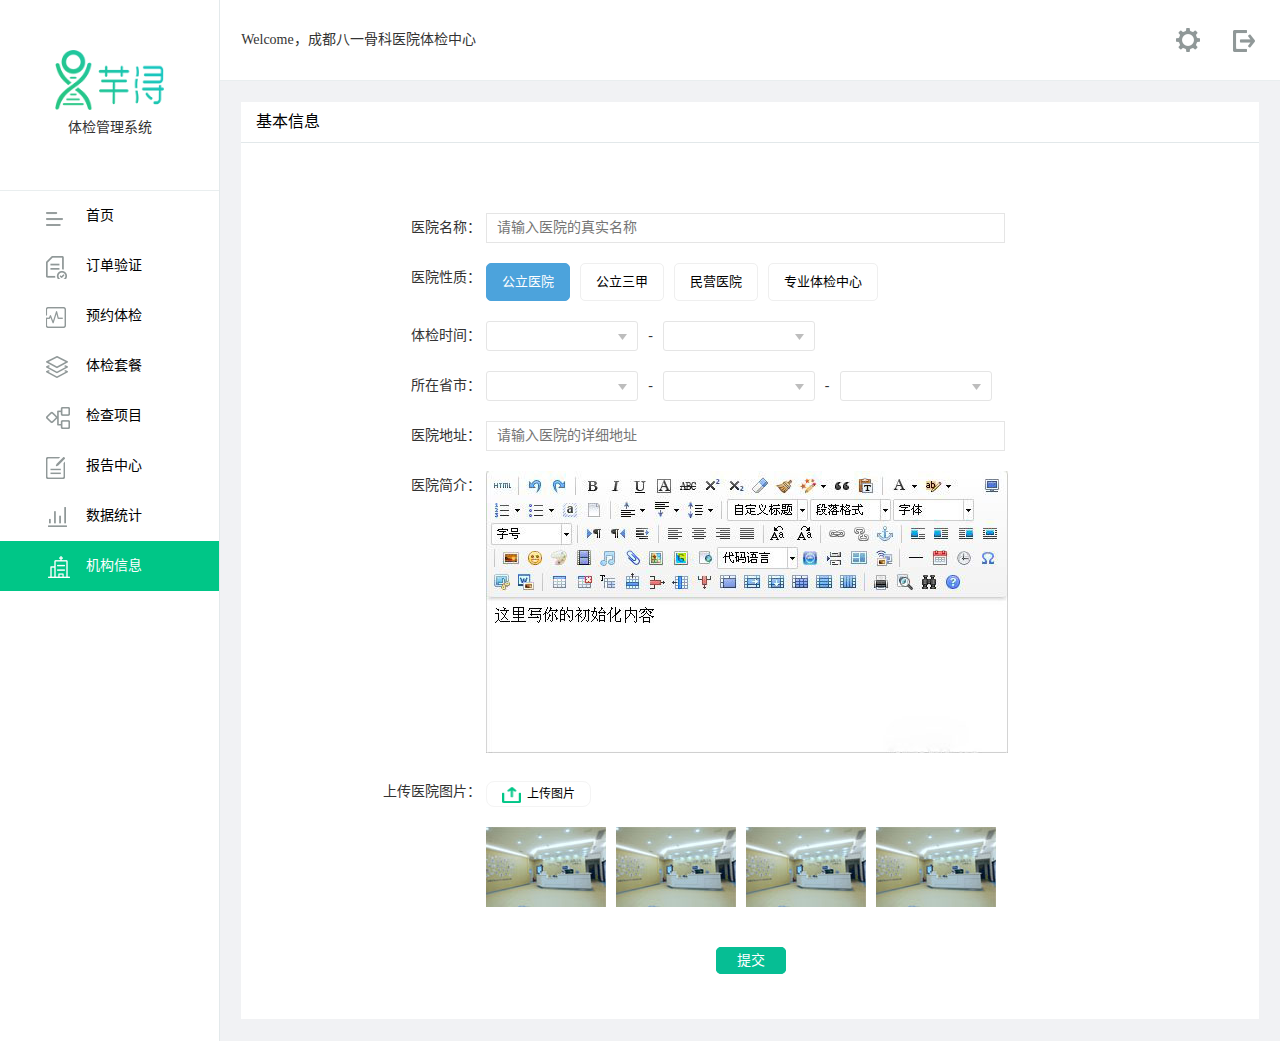
<file: hospital.html>
﻿<!doctype html>
<html lang="zh-CN">

	<head>
		<meta charset="utf-8">
		<title>机构信息 - 芊浔体检管理系统</title>
		<meta name="keywords" content="" />
		<meta name="description" content="" />
		<meta http-equiv="X-UA-Compatible" content="IE=edge,chrome=1">
		<meta name="viewport" content="width=device-width,initial-scale=1,maximum-scale=1,user-scalable=no" />
		<link rel="shortcut icon" type="image/x-icon" href="/favicon.ico" />
		<link rel="icon" sizes="16x16" href="/favicon.ico" />
		<link rel="stylesheet" type="text/css" href="style/global.css?v=1.0.1" />
		<link rel="stylesheet" type="text/css" href="style/hospital.css?v=1.0.1" />

		<!--[if lte IE 9]>
	<script type="text/javascript" src="script/html5.js"></script>
	<! [endif]-->
	</head>

	<body>
		<section class="main">
			<div class="wrap">
				<div class="main-right">
					<!-- x-update -->
					<div class="header clearfix">
						<span class="welcome">Welcome，<em>成都八一骨科医院体检中心</em></span>
						<a href="javascript:;" class="icon-logout"></a>
						<a href="javascript:topset();" class="icon-set"></a>
					</div>
					<!-- x-update end -->

					<div class="content clearfix"> 
						<div class="page-name">基本信息</div>
						<div class="add-examination-item">
							<div class="edit-item">
								<div class="line">
									<div class="distance"></div>
									<div class="input-box">
										医院名称：<input type="text" placeholder="请输入医院的真实名称" class="input" />
									</div>
								</div>
								<div class="line">
									<div class="line-name">医院性质：</div>
									<div class="nature">
										<ul class="clearfix">
											<li class="on">公立医院</li>
											<li>公立三甲</li>
											<li>民营医院</li>
											<li>专业体检中心</li>
										</ul>
										<!--<label for="radio1"><input type="radio" name="nature" id="radio1" />公立医院</label>
										<label for="radio2"><input type="radio" name="nature" id="radio2" />公立三甲</label>
										<label for="radio3"><input type="radio" name="nature" id="radio3" />民营医院</label>
										<label for="radio4"><input type="radio" name="nature" id="radio4" />专业体检中心</label>-->
									</div>
								</div>
								
								<div class="line">
									<div class="distance"></div>
									<div class="condition">
										<div class="condition-name">体检时间：</div>
										<!--<div class="drop-down condition-box">
											<div class="select"></div>
											<div class="select-list">
												<ul>
													<li>法定节假日除外</li>
													<li>周一至周五</li>
													<li>周一至周日</li>
												</ul>
											</div>
											<div class="icon-dropdown"></div>
										</div>-->
									</div>
									<div class="condition time" style="margin-left: 0;">
										<div class="drop-down condition-box">
											<div class="select"></div>
											<div class="select-list">
												<ul>
													<li>08:00</li>
													<li>08:30</li>
													<li>09:00</li>
													<li>09:30</li>
													<li>10:00</li>
												</ul>
											</div>
											<div class="icon-dropdown"></div>
										</div>
										<div class="time-to">-</div>
										<div class="drop-down condition-box">
											<div class="select"></div>
											<div class="select-list">
												<ul>
													<li>16:00</li>
													<li>16:30</li>
													<li>17:00</li>
													<li>17:30</li>
													<li>18:00</li>
												</ul>
											</div>
											<div class="icon-dropdown"></div>
										</div>
									</div>
								</div>
								<div class="line">
									<div class="distance"></div>
									<div class="condition">
										<div class="condition-name">所在省市：</div> 
									</div>
									<div class="condition time" style="margin-left: 0;">
										<div class="drop-down condition-box">
											<div class="select"></div>
											<div class="select-list">
												<ul>
													<li>四川省</li> 
												</ul>
											</div>
											<div class="icon-dropdown"></div>
										</div>
										<div class="time-to">-</div>
										<div class="drop-down condition-box">
											<div class="select"></div>
											<div class="select-list">
												<ul>
													<li>成都市</li> 
												</ul>
											</div>
											<div class="icon-dropdown"></div>
										</div>
										<div class="time-to">-</div>
										<div class="drop-down condition-box">
											<div class="select"></div>
											<div class="select-list">
												<ul>
													<li>双流县</li> 
												</ul>
											</div>
											<div class="icon-dropdown"></div>
										</div>
									</div>
								</div>
								<div class="line">
									<div class="distance"></div>
									<div class="input-box">
										医院地址：<input type="text" placeholder="请输入医院的详细地址" class="input" />
									</div>
								</div>
								<div class="line">
									<div class="line-name">医院简介：</div>
									<div class="edit-box">
										<img src="images/edit-box.jpg" alt="编辑框" />
									</div>
								</div>
								<div class="line clearfix">
									<div class="line-name">上传医院图片：</div>
									<div class="photo clearfix">
										<div class="add-photo">
											 <a href="javascript:void(0);">上传图片</a>
										</div>
										<div class="img-list clearfix">
											<div class="img-box">
												<img src="images/hospital.jpg" alt="" title="" />
												<div class="del">
													<div class="del-bg"></div>
													<a href="javascript:;" title="删除">删除</a>
												</div>
											</div>
											<div class="img-box">
												<img src="images/hospital.jpg" alt="" title="" />
												<div class="del">
													<div class="del-bg"></div>
													<a href="javascript:;" title="删除">删除</a>
												</div>
											</div>
											<div class="img-box">
												<img src="images/hospital.jpg" alt="" title="" />
												<div class="del">
													<div class="del-bg"></div>
													<a href="javascript:;" title="删除">删除</a>
												</div>
											</div>
											<div class="img-box">
												<img src="images/hospital.jpg" alt="" title="" />
												<div class="del">
													<div class="del-bg"></div>
													<a href="javascript:;" title="删除">删除</a>
												</div>
											</div>
										</div>
										
									</div>
								</div>
							</div>
							<div class="line btns">
								<a href="javascript:;" class="save">提交</a>
							</div>
						</div>

					</div>
				</div>
				<div class="main-left">
					<!-- x-add -->
					<div class="left-logo">
						<a href="#" class="line-height">
							<img src="images/common/logo.png">
							<p class="logo-ft">体检管理系统</p>
						</a>
					</div>
					<!-- x-add end -->
					<a class="nav-list" href="index.html"><span></span>首页</a>
					<a class="nav-list" href="order.html"><span></span>订单验证</a>
					<a class="nav-list" href="reservation.html"><span></span>预约体检</a>
					<a class="nav-list" href="package.html"><span></span>体检套餐</a>
					<a class="nav-list" href="examination-item.html"><span></span>检查项目</a>
					<a class="nav-list" href="report.html"><span></span>报告中心</a>
					<a class="nav-list" href="statistics.html"><span></span>数据统计</a>
					<a class="nav-list on" href="hospital.html"><span></span>机构信息</a>
				</div>
				<div class="clear"></div>
			</div>
		</section>
	</body>
		<script type="text/javascript" src="script/jquery.js"></script>
		<script type="text/javascript" src="script/global.js?v=1.0.1"></script>
		<script type="text/javascript" src="script/hospital.js?v=1.0.1"></script>
</html>
</file>
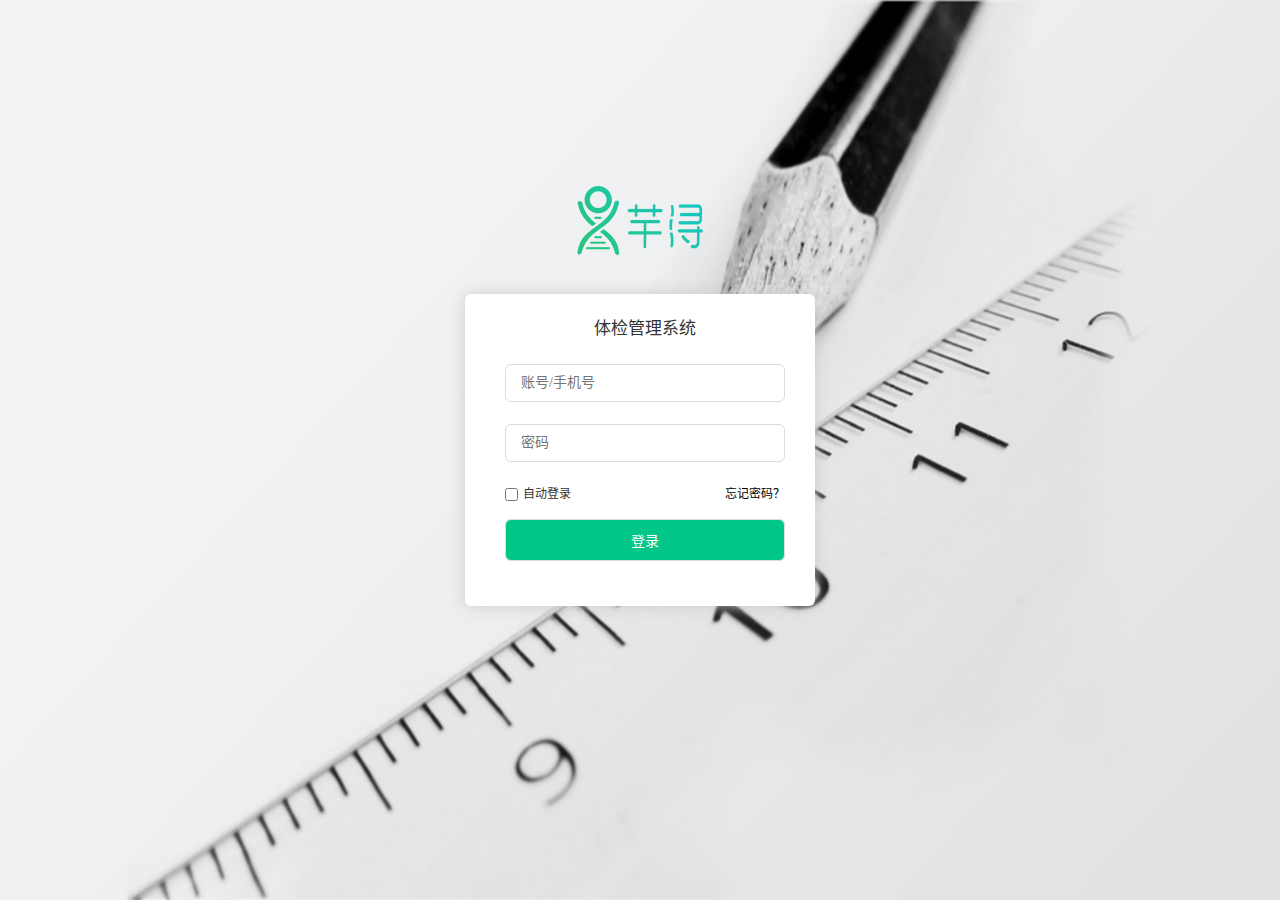
<file: login.html>
﻿<!doctype html>
<html lang="zh-CN">

	<head>
		<meta charset="utf-8">
		<title>登录 - 芊浔体检管理系统</title>
		<meta name="keywords" content="" />
		<meta name="description" content="" />
		<meta http-equiv="X-UA-Compatible" content="IE=edge,chrome=1">
		<meta name="viewport" content="width=device-width,initial-scale=1,maximum-scale=1,user-scalable=no" />
		<link rel="shortcut icon" type="image/x-icon" href="/favicon.ico" />
		<link rel="icon" sizes="16x16" href="/favicon.ico" />
		<link rel="stylesheet" type="text/css" href="style/login.css?v=1.0.328" />

		<!--[if lte IE 9]>
	<script type="text/javascript" src="script/html5.js"></script>
	<! [endif]-->
	</head>

	<body class="bg">
		<div class="wrap" style="display: table">
		<div style="display: table-cell;vertical-align: middle;">
			<div class="logo-box">
				<div class="logo-box-ct">
					<img src="images/common/logo.png" />
					<!--<p class="title">体检管理系统</p>-->
				</div> 
			</div>
			<div class="userbox">
				<div class="box-name">体检管理系统</div>
				<div class="item">
					<input type="text" class="input" id="user" placeholder="账号/手机号" />
					<div class="error-tips"></div>
				</div>
				<div class="item">
					<input type="password" class="input" id="password" placeholder="密码" />
					<div class="error-tips"></div>
				</div>
				<!--<div class="item">
					<input type="password" class="input Code" id="Code" placeholder="验证码" />
					<div class="error-tips"></div>
				</div>-->
				
				<div class="item forget clearfix">
					<div class="input-box clearfix">
						<a class="forgetPassword" href="find-password.html">忘记密码？</a>
						<span class="autoLogin clearfix"> 
							<input type="checkbox" value="" id="auto" />
							<label for="auto" title="请勿在公共电脑使用此功能！">自动登录</label>
						</span>
					</div> 
				</div>

				<div class="item">
					<input type="submit" value="登录" class="enter-btn" />
				</div>
				
				<!--<div class="no-AccountNumber">还没有账号，
					<a href="javascript:void(0);">立即注册</a>
				</div>-->
			</div>
		</div> 
		</div>
	</body>
	<script type="text/javascript" src="script/jquery.js"></script>
	<script type="text/javascript" src="script/login.js?v=1.0.328"></script>
	<script>
		autoHeight();
		function autoHeight(){
			$('.bg').css('height',$(window).height());
			$('.wrap').css('height',$(window).height()); 
		}  
		$(window).resize(function(){
			autoHeight(); 
		})
	</script>
</html>
</file>
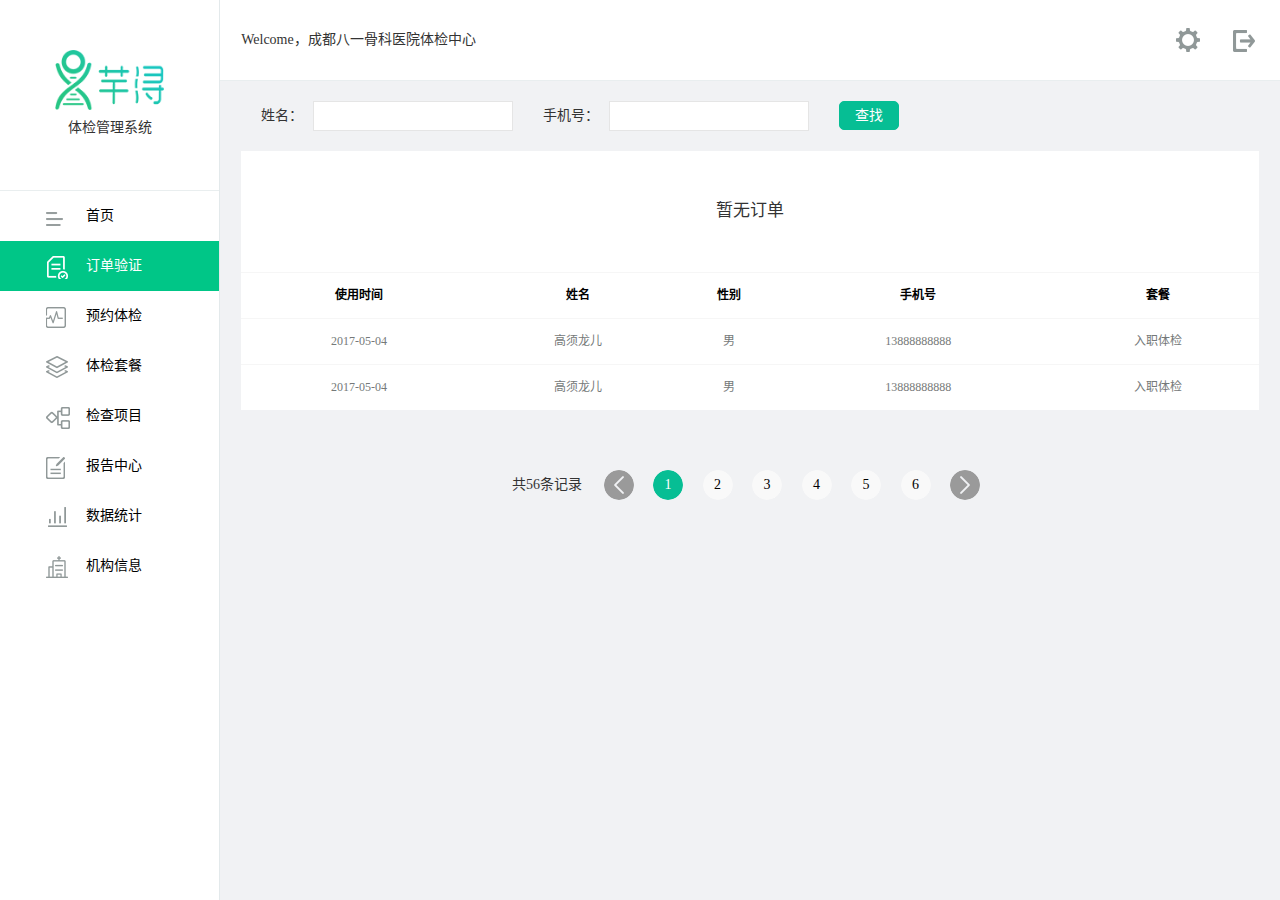
<file: order-list.html>
﻿<!doctype html>
<html lang="zh-CN">

	<head>
		<meta charset="utf-8">
		<title>订单列表 - 芊浔体检管理系统</title>
		<meta name="keywords" content="" />
		<meta name="description" content="" />
		<meta http-equiv="X-UA-Compatible" content="IE=edge,chrome=1">
		<meta name="viewport" content="width=device-width,initial-scale=1,maximum-scale=1,user-scalable=no" />
		<link rel="shortcut icon" type="image/x-icon" href="/favicon.ico" />
		<link rel="icon" sizes="16x16" href="/favicon.ico" />
		<link rel="stylesheet" type="text/css" href="style/global.css?v=1.0.1" />
		<link rel="stylesheet" type="text/css" href="style/order.css?v=1.0.1" />
		<!--[if lte IE 9]>
	<script type="text/javascript" src="script/html5.js"></script>
	<! [endif]-->
	</head>

	<body>

		<section class="main">
			<div class="wrap">
				<div class="main-right">
					<!-- x-update -->
					<div class="header clearfix">
						<span class="welcome">Welcome，<em>成都八一骨科医院体检中心</em></span>

						<a href="javascript:;" class="icon-logout"></a>
						<a href="javascript:topset();" class="icon-set"></a>

					</div>
					<!-- x-update end -->
					<div class="content-list">
						<div class="search clearfix">
							<!--<a href="javascript:history.go(-1);" class="back">返回</a>-->
							<div class="input-box">
								姓名：<input type="text" value="" class="input" />
							</div>
							<div class="input-box">
								手机号：<input type="text" value="" class="input" />
							</div>
							<a href="javascript:;">查找</a>
						</div>
						<div class="order-list">
							<!--  暂无订单  no-order  -->
							<div class="no-order">暂无订单</div>
							<table class="table">
								<thead class="thead">
									<tr>
										<th class="time">使用时间</th>
										<th class="name">姓名</th>
										<th class="sex">性别</th>
										<th class="tel">手机号</th>
										<th class="package-name">套餐</th>
									</tr>
								</thead>
								<tbody class="tbody"> 
									<tr class="tr">
										<td class="time">2017-05-04</td>
										<td class="name">高须龙儿</td>
										<td class="sex">男</td>
										<td class="tel">13888888888</td>
										<td class="package-name">入职体检</td>
									</tr>
									<tr class="tr">
										<td class="time">2017-05-04</td>
										<td class="name">高须龙儿</td>
										<td class="sex">男</td>
										<td class="tel">13888888888</td>
										<td class="package-name">入职体检</td>
									</tr>
									
								</tbody>
							</table>
							 
						</div>
						<div class="page">
							<span>共56条记录</span>
							<a href="javascript:;" class="prev no-prev" title="上一页">上一页</a>
							<a href="javascript:;" class="now">1</a>
							<a href="javascript:;">2</a>
							<a href="javascript:;">3</a>
							<a href="javascript:;">4</a>
							<a href="javascript:;">5</a>
							<a href="javascript:;">6</a>
							<a href="javascript:;" class="next" title="下一页">下一页</a>
						</div>

					</div>
				</div>
				<div class="main-left">
					<!-- x-add -->
					<div class="left-logo">
						<a href="#" class="line-height">
							<img src="images/common/logo.png">
							<p class="logo-ft">体检管理系统</p>
						</a>
					</div>
					<!-- x-add end -->
					<a class="nav-list" href="index.html"><span></span>首页</a>
					<a class="nav-list on" href="order.html"><span></span>订单验证</a>
					<a class="nav-list" href="reservation.html"><span></span>预约体检</a>
					<a class="nav-list" href="package.html"><span></span>体检套餐</a>
					<a class="nav-list" href="examination-item.html"><span></span>检查项目</a>
					<a class="nav-list" href="report.html"><span></span>报告中心</a>
					<a class="nav-list" href="statistics.html"><span></span>数据统计</a>
					<a class="nav-list" href="hospital.html"><span></span>机构信息</a>
				</div>
				<div class="clear"></div>
			</div>
		</section>
	</body>
	<script type="text/javascript" src="script/jquery.js"></script>
	<script type="text/javascript" src="script/global.js?v=1.0.1"></script>
	<script type="text/javascript" src="script/order.js?v=1.0.1"></script>

</html>
</file>
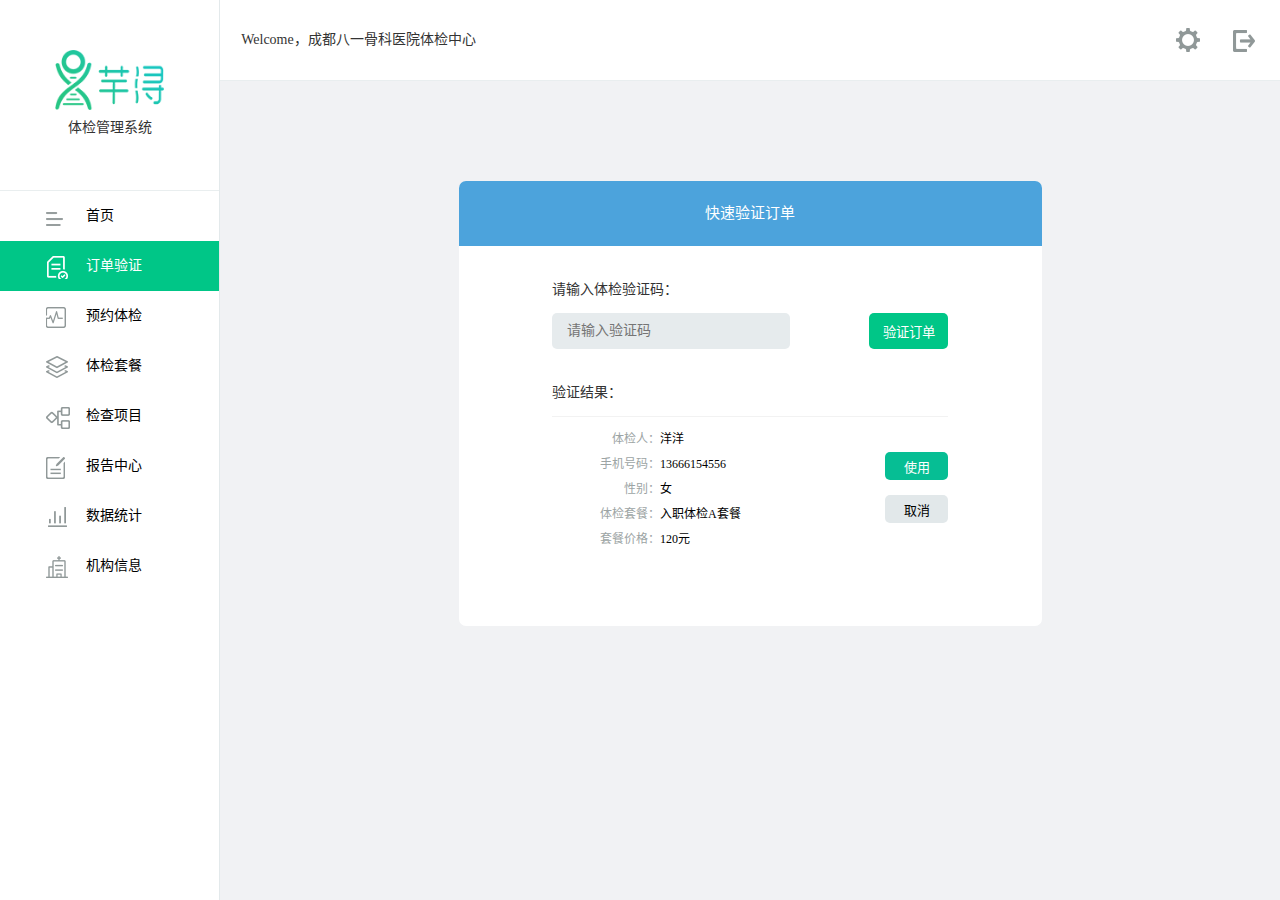
<file: order.html>
﻿<!doctype html>
<html lang="zh-CN">

	<head>
		<meta charset="utf-8">
		<title>订单验证 - 芊浔体检管理系统</title>
		<meta name="keywords" content="" />
		<meta name="description" content="" />
		<meta http-equiv="X-UA-Compatible" content="IE=edge,chrome=1">
		<meta name="viewport" content="width=device-width,initial-scale=1,maximum-scale=1,user-scalable=no" />
		<link rel="shortcut icon" type="image/x-icon" href="/favicon.ico" />
		<link rel="icon" sizes="16x16" href="/favicon.ico" />
		<link rel="stylesheet" type="text/css" href="style/global.css?v=1.0.1" />
		<link rel="stylesheet" type="text/css" href="style/order.css?v=1.0.1" />
		<!--[if lte IE 9]>
	<script type="text/javascript" src="script/html5.js"></script>
	<! [endif]-->
	</head>

	<body>
		<section class="main">
			<div class="wrap">
				<div class="main-right">
					<!-- x-update -->
					<div class="header clearfix">
						<span class="welcome">Welcome，<em>成都八一骨科医院体检中心</em></span>

						<a href="javascript:;" class="icon-logout"></a>
						<a href="javascript:topset();" class="icon-set"></a>

					</div>
					<!-- x-update end -->

					<div class="content">
						<div class="ct-tit">快速验证订单</div>
						<div class="order-box">
							<p class="order-tit">请输入体检验证码：</p>
							<div class="order-yz clearfix">
								<input placeholder="请输入验证码" type="text" />
								<button type="button">验证订单</button>
							</div>
							<p class="order-tit">验证结果：</p>
							<div class="result_content clearfix">
								<div class="re_left">
									<div class="re_list clearfix">
										<span class="tit">体检人：</span>
										<span class="answer">洋洋</span>
									</div>
									<div class="re_list clearfix">
										<span class="tit">手机号码：</span>
										<span class="answer">13666154556</span>
									</div>
									<div class="re_list clearfix">
										<span class="tit">性别：</span>
										<span class="answer">女</span>
									</div>
									<div class="re_list clearfix">
										<span class="tit">体检套餐：</span>
										<span class="answer">入职体检A套餐</span>
									</div>
									<div class="re_list clearfix">
										<span class="tit">套餐价格：</span>
										<span class="answer">120元</span>
									</div>
								</div>
								<div class="re_right clearfix">
									<button type="button" class="re_true">使用</button>
									<button type="button" class="re_false">取消</button>
								</div>
							</div> 
						</div>
					</div>
					 
				</div>
				<div class="main-left">
					<!-- x-add -->
					<div class="left-logo">
						<a href="#" class="line-height">
							<img src="images/common/logo.png">
							<p class="logo-ft">体检管理系统</p>
						</a>
					</div>
					<!-- x-add end -->
					<a class="nav-list" href="index.html"><span></span>首页</a>
					<a class="nav-list on" href="order.html"><span></span>订单验证</a>
					<a class="nav-list" href="reservation.html"><span></span>预约体检</a>
					<a class="nav-list" href="package.html"><span></span>体检套餐</a>
					<a class="nav-list" href="examination-item.html"><span></span>检查项目</a>
					<a class="nav-list" href="report.html"><span></span>报告中心</a>
					<a class="nav-list" href="statistics.html"><span></span>数据统计</a>
					<a class="nav-list" href="hospital.html"><span></span>机构信息</a>
				</div>
				<div class="clear"></div>
			</div>
		</section>
	</body>
	<script type="text/javascript" src="script/jquery.js"></script>
	<script type="text/javascript" src="script/global.js?v=1.0.1"></script>
	<script type="text/javascript" src="script/order.js?v=1.0.1"></script>

</html>
</file>
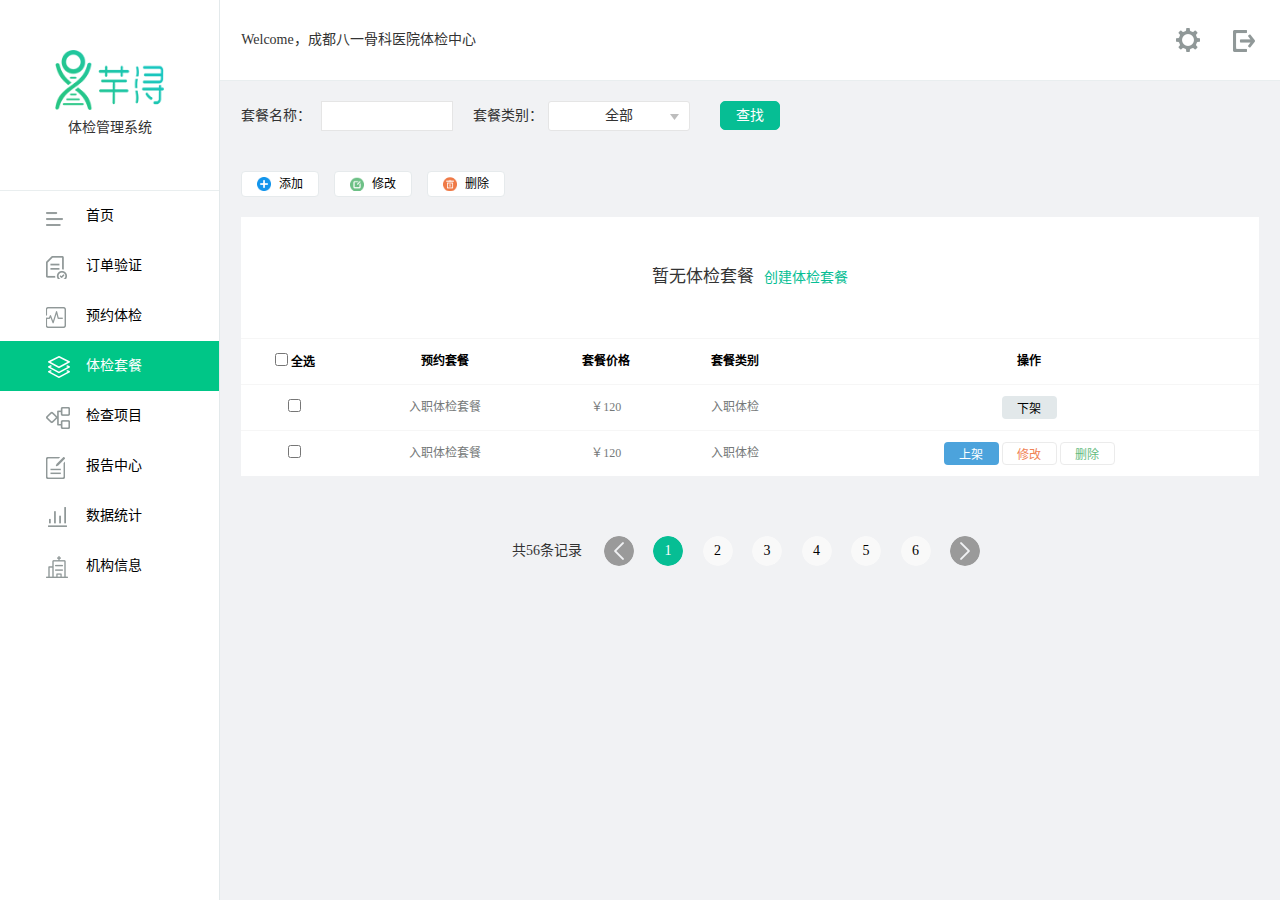
<file: package.html>
﻿<!doctype html>
<html lang="zh-CN">

	<head>
		<meta charset="utf-8">
		<title>套餐管理 - 芊浔体检管理系统</title>
		<meta name="keywords" content="" />
		<meta name="description" content="" />
		<meta http-equiv="X-UA-Compatible" content="IE=edge,chrome=1">
		<meta name="viewport" content="width=device-width,initial-scale=1,maximum-scale=1,user-scalable=no" />
		<link rel="shortcut icon" type="image/x-icon" href="/favicon.ico" />
		<link rel="icon" sizes="16x16" href="/favicon.ico" />
		<link rel="stylesheet" type="text/css" href="style/global.css?v=1.0.1" />
		<link rel="stylesheet" type="text/css" href="style/package.css?v=1.0.1" />
		<!--[if lte IE 9]>
	<script type="text/javascript" src="script/html5.js"></script>
	<! [endif]-->
	</head>

	<body>

		<section class="main">
			<div class="wrap">
				<div class="main-right">
					<!-- x-update -->
					<div class="header clearfix">
						<span class="welcome">Welcome，<em>成都八一骨科医院体检中心</em></span>

						<a href="javascript:;" class="icon-logout"></a>
						<a href="javascript:topset();" class="icon-set"></a>

					</div>
					<!-- x-update end -->
					<div class="content">
						<div class="search clearfix">
							<div class="input-box">
								套餐名称：<input type="text" value="" class="input" />
							</div>
							<div class="condition condition-type">
								<div class="condition-name">套餐类别：</div>
								<div class="drop-down condition-box">
									<div class="select">全部</div>
									<div class="select-list">
										<ul>
											<li>全部</li>
											<li>入职体检</li>
											<li>中老年体检</li>
											<li>常规体检</li>
											<li>婚前体检</li>
										</ul>
									</div>
									<div class="icon-dropdown"></div>
								</div>
							</div>

							<a class="find" href="javascript:;">查找</a>
						</div>
						<!-- 操作 -->
						<div class="operate clearfix">
							<a class="add-icon" href="add-package.html"><i></i>添加</a>
							<a class="update-icon" href="javascript:void(0)"><i></i>修改</a>
							<a class="delete-icon" href="javascript:void(0)"><i></i>删除</a>
						</div>

						<div class="order-list">
							<!--  暂无预约  no-order  -->
							<div class="no-order">暂无体检套餐<a href="add-package.html" class="no_href">创建体检套餐</a></div>

							<table class="table">
								<thead class="thead">
									<tr>
										<th class="check-box"><input type="checkbox" class="checkAll" /> 全选</th>
										<th class="package-name">预约套餐</th>
										<th class="price">套餐价格</th>
										<th class="class">套餐类别</th>
										<th class="operating">操作</th>
									</tr> 
								</thead>
								<tbody class="tbody">
									<tr class="tr">
										<td class="check-box"><input type="checkbox" class="checks" /></td>
										<td class="package-name">入职体检套餐</td>
										<td class="price">￥120</td>
										<td class="class">入职体检</td>
										<td class="operating">
											<button type="button" class="xiaJia">下架</button>
										</td>
									</tr>
									<tr class="tr">
										<td class="check-box"><input type="checkbox" class="checks" /></td>
										<td class="package-name">入职体检套餐</td>
										<td class="price">￥120</td>
										<td class="class">入职体检</td>
										<td class="operating">
											<button type="button" class="shangJia">上架</button>
											<button type="button" class="update">修改</button>
											<button type="button" class="delete del">删除</button>
										</td>
									</tr>

								</tbody>
							</table>

						</div>

						<div class="page">
							<span>共56条记录</span>
							<a href="javascript:;" class="prev no-prev" title="上一页">上一页</a>
							<a href="javascript:;" class="now">1</a>
							<a href="javascript:;">2</a>
							<a href="javascript:;">3</a>
							<a href="javascript:;">4</a>
							<a href="javascript:;">5</a>
							<a href="javascript:;">6</a>
							<a href="javascript:;" class="next" title="下一页">下一页</a>
						</div>

					</div>

				</div>
				<div class="main-left">
					<!-- x-add -->
					<div class="left-logo">
						<a href="#" class="line-height">
							<img src="images/common/logo.png">
							<p class="logo-ft">体检管理系统</p>
						</a>
					</div>
					<!-- x-add end -->
					<a class="nav-list" href="index.html"><span></span>首页</a>
					<a class="nav-list" href="order.html"><span></span>订单验证</a>
					<a class="nav-list" href="reservation.html"><span></span>预约体检</a>
					<a class="nav-list on" href="package.html"><span></span>体检套餐</a>
					<a class="nav-list" href="examination-item.html"><span></span>检查项目</a>
					<a class="nav-list" href="report.html"><span></span>报告中心</a>
					<a class="nav-list" href="statistics.html"><span></span>数据统计</a>
					<a class="nav-list" href="hospital.html"><span></span>机构信息</a>
				</div>
				<div class="clear"></div>
			</div>
		</section>
	</body>
	<script type="text/javascript" src="script/jquery.js"></script>
	<script type="text/javascript" src="script/global.js?v=1.0.1"></script>
	<script type="text/javascript" src="script/package.js?v=1.0.1"></script>

</html>
</file>
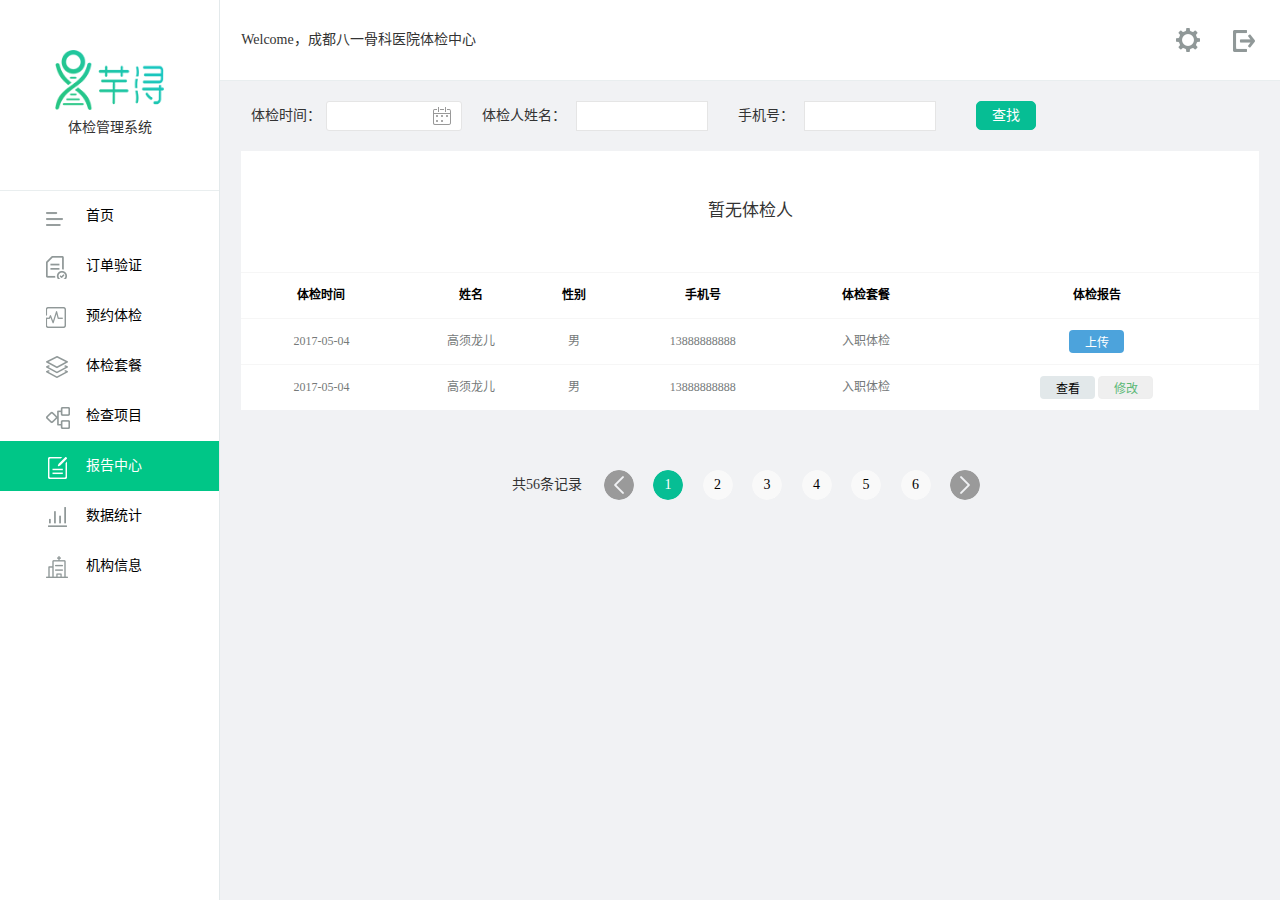
<file: report.html>
﻿<!doctype html>
<html lang="zh-CN">

	<head>
		<meta charset="utf-8">
		<title>体检报告 - 芊浔体检管理系统</title>
		<meta name="keywords" content="" />
		<meta name="description" content="" />
		<meta http-equiv="X-UA-Compatible" content="IE=edge,chrome=1">
		<meta name="viewport" content="width=device-width,initial-scale=1,maximum-scale=1,user-scalable=no" />
		<link rel="shortcut icon" type="image/x-icon" href="/favicon.ico" />
		<link rel="icon" sizes="16x16" href="/favicon.ico" />
		<link rel="stylesheet" type="text/css" href="style/global.css?v=1.0.1" />
		<link rel="stylesheet" type="text/css" href="style/report.css?v=1.0.1" />
		<!--[if lte IE 9]>
	<script type="text/javascript" src="script/html5.js"></script>
	<! [endif]-->
	</head>

	<body>

		<section class="main">
			<div class="wrap">
				<div class="main-right">
					<!-- x-update -->
					<div class="header clearfix">
						<span class="welcome">Welcome，<em>成都八一骨科医院体检中心</em></span>

						<a href="javascript:;" class="icon-logout"></a>
						<a href="javascript:topset();" class="icon-set"></a>

					</div>
					<!-- x-update end -->

					<div class="content">
						<div class="search clearfix">
							<div class="condition">
								<div class="condition-name">体检时间：</div>
								<div class="condition-box calendar">
									<div class="icon-calendar"></div>
									<div class="date"></div>
								</div>
							</div>
							<div class="input-box">
								体检人姓名：<input type="text" value="" class="input" />
							</div>
							<div class="input-box">
								手机号：<input type="text" value="" class="input" />
							</div> 
							<a class="find" href="javascript:;">查找</a>
						</div>
						
						<div class="order-list">
							<!--  暂无预约  no-order  -->
							<div class="no-order">暂无体检人</div>
							<table class="table">
								<thead class="thead">
									<tr>
										<th class="time">体检时间</th>
										<th class="name">姓名</th>
										<th class="sex">性别</th>
										<th class="tel">手机号</th>
										<th class="package-name">体检套餐</th>
										<th class="operating">体检报告</th> 
									</tr>
								</thead>
								<tbody class="tbody">
									<tr class="tr">
										<td class="time">2017-05-04</td>
										<td class="name">高须龙儿</td>
										<td class="sex">男</td>
										<td class="tel">13888888888</td>
										<td class="package-name">入职体检</td>
										<td class="operating">
											<!--<a href="javascript:;" class="upload">上传</a>-->
											<button class="upload">上传</button>
										</td>  
									</tr> 
									<tr class="tr">
										<td class="time">2017-05-04</td>
										<td class="name">高须龙儿</td>
										<td class="sex">男</td>
										<td class="tel">13888888888</td>
										<td class="package-name">入职体检</td>
										<td class="operating"> 
											<button class="view">查看</button>
											<button class="update">修改</button>
										</td>  
									</tr> 
								</tbody>
							</table> 
						</div>
						 
						<div class="page">
							<span>共56条记录</span>
							<a href="javascript:;" class="prev no-prev" title="上一页">上一页</a>
							<a href="javascript:;" class="now">1</a>
							<a href="javascript:;">2</a>
							<a href="javascript:;">3</a>
							<a href="javascript:;">4</a>
							<a href="javascript:;">5</a>
							<a href="javascript:;">6</a>
							<a href="javascript:;" class="next" title="下一页">下一页</a>
						</div>
						<div class="view-report">
							<div class="view-close"><em></em>的体检报告
								<a href="javascript:;" title="关闭">关闭</a>
							</div>
							<div class="report-list">
								<div class="report-box">
									<li>第一页</li>
									<li>阿斯发生大幅阿斯蒂芬阿斯蒂芬爱的色放</li>
									<li>阿斯发生大幅阿斯蒂芬阿斯蒂芬爱的色放</li>
									<li>阿斯发生大幅阿斯蒂芬阿斯蒂芬爱的色放</li>
									<li>阿斯发生大幅阿斯蒂芬阿斯蒂芬爱的色放</li>
									<li>阿斯发生大幅阿斯蒂芬阿斯蒂芬爱的色放</li>
									<li>阿斯发生大幅阿斯蒂芬阿斯蒂芬爱的色放</li>
									<li>阿斯发生大幅阿斯蒂芬阿斯蒂芬爱的色放</li>
									<li>阿斯发生大幅阿斯蒂芬阿斯蒂芬爱的色放</li>
									<li>阿斯发生大幅阿斯蒂芬阿斯蒂芬爱的色放</li>
									<li>阿斯发生大幅阿斯蒂芬阿斯蒂芬爱的色放</li>
									<li>阿斯发生大幅阿斯蒂芬阿斯蒂芬爱的色放</li>
									<li>阿斯发生大幅阿斯蒂芬阿斯蒂芬爱的色放</li>
									<li>阿斯发生大幅阿斯蒂芬阿斯蒂芬爱的色放</li>
									<li>第一页</li>
								</div>
								<div class="report-box">
									<li>第二页</li>
									<li>阿斯发生大幅阿斯蒂芬阿斯蒂芬爱的色放</li>
									<li>阿斯发生大幅阿斯蒂芬阿斯蒂芬爱的色放</li>
									<li>阿斯发生大幅阿斯蒂芬阿斯蒂芬爱的色放</li>
									<li>阿斯发生大幅阿斯蒂芬阿斯蒂芬爱的色放</li>
									<li>阿斯发生大幅阿斯蒂芬阿斯蒂芬爱的色放</li>
									<li>阿斯发生大幅阿斯蒂芬阿斯蒂芬爱的色放</li>
									<li>阿斯发生大幅阿斯蒂芬阿斯蒂芬爱的色放</li>
									<li>阿斯发生大幅阿斯蒂芬阿斯蒂芬爱的色放</li>
									<li>阿斯发生大幅阿斯蒂芬阿斯蒂芬爱的色放</li>
									<li>阿斯发生大幅阿斯蒂芬阿斯蒂芬爱的色放</li>
									<li>阿斯发生大幅阿斯蒂芬阿斯蒂芬爱的色放</li>
									<li>阿斯发生大幅阿斯蒂芬阿斯蒂芬爱的色放</li>
									<li>阿斯发生大幅阿斯蒂芬阿斯蒂芬爱的色放</li>
									<li>第二页</li>
								</div>
								<div class="report-box">
									<li>第三页</li>
									<li>阿斯发生大幅阿斯蒂芬阿斯蒂芬爱的色放</li>
									<li>阿斯发生大幅阿斯蒂芬阿斯蒂芬爱的色放</li>
									<li>阿斯发生大幅阿斯蒂芬阿斯蒂芬爱的色放</li>
									<li>阿斯发生大幅阿斯蒂芬阿斯蒂芬爱的色放</li>
									<li>阿斯发生大幅阿斯蒂芬阿斯蒂芬爱的色放</li>
									<li>阿斯发生大幅阿斯蒂芬阿斯蒂芬爱的色放</li>
									<li>阿斯发生大幅阿斯蒂芬阿斯蒂芬爱的色放</li>
									<li>阿斯发生大幅阿斯蒂芬阿斯蒂芬爱的色放</li>
									<li>阿斯发生大幅阿斯蒂芬阿斯蒂芬爱的色放</li>
									<li>阿斯发生大幅阿斯蒂芬阿斯蒂芬爱的色放</li>
									<li>阿斯发生大幅阿斯蒂芬阿斯蒂芬爱的色放</li>
									<li>阿斯发生大幅阿斯蒂芬阿斯蒂芬爱的色放</li>
									<li>阿斯发生大幅阿斯蒂芬阿斯蒂芬爱的色放</li>
									<li>第三页</li>
								</div>
							</div>
							<div class="report-page">
								<div class="next">
									<a href="javascript:;">下一页</a>
								</div>
								<div class="prev">
									<a href="javascript:;">上一页</a>
								</div>
								<div class="pagenumber">
									<a href="javascript:;" class="first-page">首页</a><em>1</em>/<span></span>
									<a href="javascript:;" class="last-page">尾页</a>
								</div>
							</div>
							<div class="bottom">
								<a href="javascript:;" title="关闭">关闭</a>
							</div>
						</div>

					</div>
				</div>
				<div class="main-left">
					<!-- x-add -->
					<div class="left-logo">
						<a href="#" class="line-height">
							<img src="images/common/logo.png">
							<p class="logo-ft">体检管理系统</p>
						</a>
					</div>
					<!-- x-add end -->
					<a class="nav-list" href="index.html"><span></span>首页</a>
					<a class="nav-list" href="order.html"><span></span>订单验证</a>
					<a class="nav-list" href="reservation.html"><span></span>预约体检</a>
					<a class="nav-list" href="package.html"><span></span>体检套餐</a>
					<a class="nav-list" href="examination-item.html"><span></span>检查项目</a>
					<a class="nav-list on" href="report.html"><span></span>报告中心</a>
					<a class="nav-list" href="statistics.html"><span></span>数据统计</a>
					<a class="nav-list" href="hospital.html"><span></span>机构信息</a>
				</div>
				<div class="clear"></div>
			</div>
		</section>
	</body>
	<script type="text/javascript" src="script/jquery.js"></script>
	<script type="text/javascript" src="script/global.js?v=1.0.1"></script>
	<script type="text/javascript" src="script/report.js?v=1.0.1"></script>

</html>
</file>
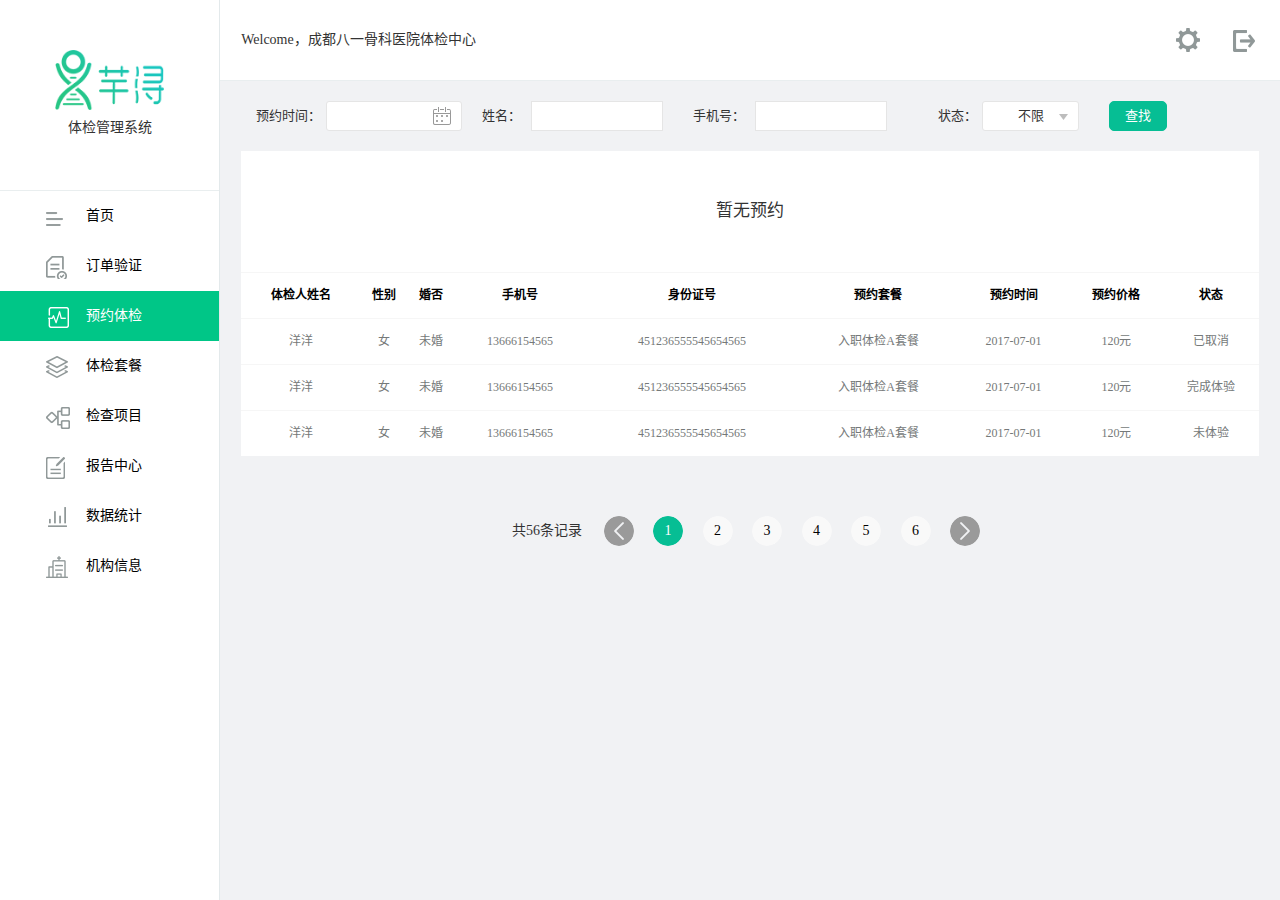
<file: reservation.html>
﻿<!doctype html>
<html lang="zh-CN">

	<head>
		<meta charset="utf-8">
		<title>体检列表 - 芊浔体检管理系统</title>
		<meta name="keywords" content="" />
		<meta name="description" content="" />
		<meta http-equiv="X-UA-Compatible" content="IE=edge,chrome=1">
		<meta name="viewport" content="width=device-width,initial-scale=1,maximum-scale=1,user-scalable=no" />
		<link rel="shortcut icon" type="image/x-icon" href="/favicon.ico" />
		<link rel="icon" sizes="16x16" href="/favicon.ico" />
		<link rel="stylesheet" type="text/css" href="style/global.css?v=1.0.1" />
		<link rel="stylesheet" type="text/css" href="style/reservation.css?v=1.0.1" />
		<!--[if lte IE 9]>
	<script type="text/javascript" src="script/html5.js"></script>
	<! [endif]-->
	</head>

	<body>

		<section class="main">
			<div class="wrap">
				<div class="main-right">
					<!-- x-update -->
					<div class="header clearfix">
						<span class="welcome">Welcome，<em>成都八一骨科医院体检中心</em></span>

						<a href="javascript:;" class="icon-logout"></a>
						<a href="javascript:topset();" class="icon-set"></a>

					</div>
					<!-- x-update end -->

					<div class="content clearfix">
						<div class="search clearfix">
							<div class="condition">
								<div class="condition-name">预约时间：</div>
								<div class="condition-box calendar">
									<div class="icon-calendar"></div>
									<div class="date"></div>
								</div>
							</div>
							<div class="input-box">
								姓名：<input type="text" value="" class="input" />
							</div>
							<div class="input-box">
								手机号：<input type="text" value="" class="input" />
							</div>
							<div class="condition">
								<div class="condition-name">状态：</div>
								<div class="drop-down condition-box">
									<div class="select">不限</div>
									<div class="select-list">
										<ul>
											<li>不限</li>
											<li>未体检</li>
											<li>已体检</li>
											<li>已取消</li>
										</ul>
									</div>
									<div class="icon-dropdown"></div>
								</div>
							</div>
							<a class="find" href="javascript:;">查找</a>
						</div>

						<div class="order-list">
							<!--  暂无预约  no-order  -->
							<div class="no-order">暂无预约</div>
							<table class="table">
								<thead class="thead">
									<tr> 
										<th class="name">体检人姓名</th>
										<th class="sex">性别</th>
										<th class="marriage">婚否</th>
										<th class="tel">手机号</th>
										<th class="ID-card">身份证号</th>
										<th class="package-name">预约套餐</th>
										<th class="time">预约时间</th>
										<th class="price">预约价格</th>
										<th class="status">状态</th> 
									</tr>
								</thead>
								<tbody class="tbody">
									<tr class="tr"> 
										<td class="name">洋洋</td>
										<td class="sex">女</td>
										<td class="marriage">未婚</td>
										<td class="tel">13666154565</td>
										<td class="ID-card">451236555545654565</td>
										<td class="package-name">入职体检A套餐</td>
										<td class="time">2017-07-01</td>
										<td class="price">120元</td>
										<td class="status">已取消</td>
									</tr>
									<tr class="tr">
										<td class="name">洋洋</td>
										<td class="sex">女</td>
										<td class="marriage">未婚</td>
										<td class="tel">13666154565</td>
										<td class="ID-card">451236555545654565</td>
										<td class="package-name">入职体检A套餐</td>
										<td class="time">2017-07-01</td>
										<td class="price">120元</td>
										<td class="status">完成体验</td>
									</tr>
									<tr class="tr">
										<td class="name">洋洋</td>
										<td class="sex">女</td>
										<td class="marriage">未婚</td>
										<td class="tel">13666154565</td>
										<td class="ID-card">451236555545654565</td>
										<td class="package-name">入职体检A套餐</td>
										<td class="time">2017-07-01</td>
										<td class="price">120元</td>
										<td class="status">未体验</td>
									</tr>
								</tbody>
							</table>

						</div>

						<div class="page">
							<span>共56条记录</span>
							<a href="javascript:;" class="prev no-prev" title="上一页">上一页</a>
							<a href="javascript:;" class="now">1</a>
							<a href="javascript:;">2</a>
							<a href="javascript:;">3</a>
							<a href="javascript:;">4</a>
							<a href="javascript:;">5</a>
							<a href="javascript:;">6</a>
							<a href="javascript:;" class="next" title="下一页">下一页</a>
						</div>

					</div>
				</div>
				<div class="main-left">
					<!-- x-add -->
					<div class="left-logo">
						<a href="#" class="line-height">
							<img src="images/common/logo.png">
							<p class="logo-ft">体检管理系统</p>
						</a>
					</div>
					<!-- x-add end -->
					<a class="nav-list" href="index.html"><span></span>首页</a>
					<a class="nav-list" href="order.html"><span></span>订单验证</a>
					<a class="nav-list on" href="reservation.html"><span></span>预约体检</a>
					<a class="nav-list" href="package.html"><span></span>体检套餐</a>
					<a class="nav-list" href="examination-item.html"><span></span>检查项目</a>
					<a class="nav-list" href="report.html"><span></span>报告中心</a>
					<a class="nav-list" href="statistics.html"><span></span>数据统计</a>
					<a class="nav-list" href="hospital.html"><span></span>机构信息</a>
				</div>
				<div class="clear"></div>
			</div>
		</section>
	</body>
	<script type="text/javascript" src="script/jquery.js"></script>
	<script type="text/javascript" src="script/global.js?v=1.0.1"></script>
	<script type="text/javascript" src="script/reservation.js?v=1.0.1"></script>

</html>
</file>
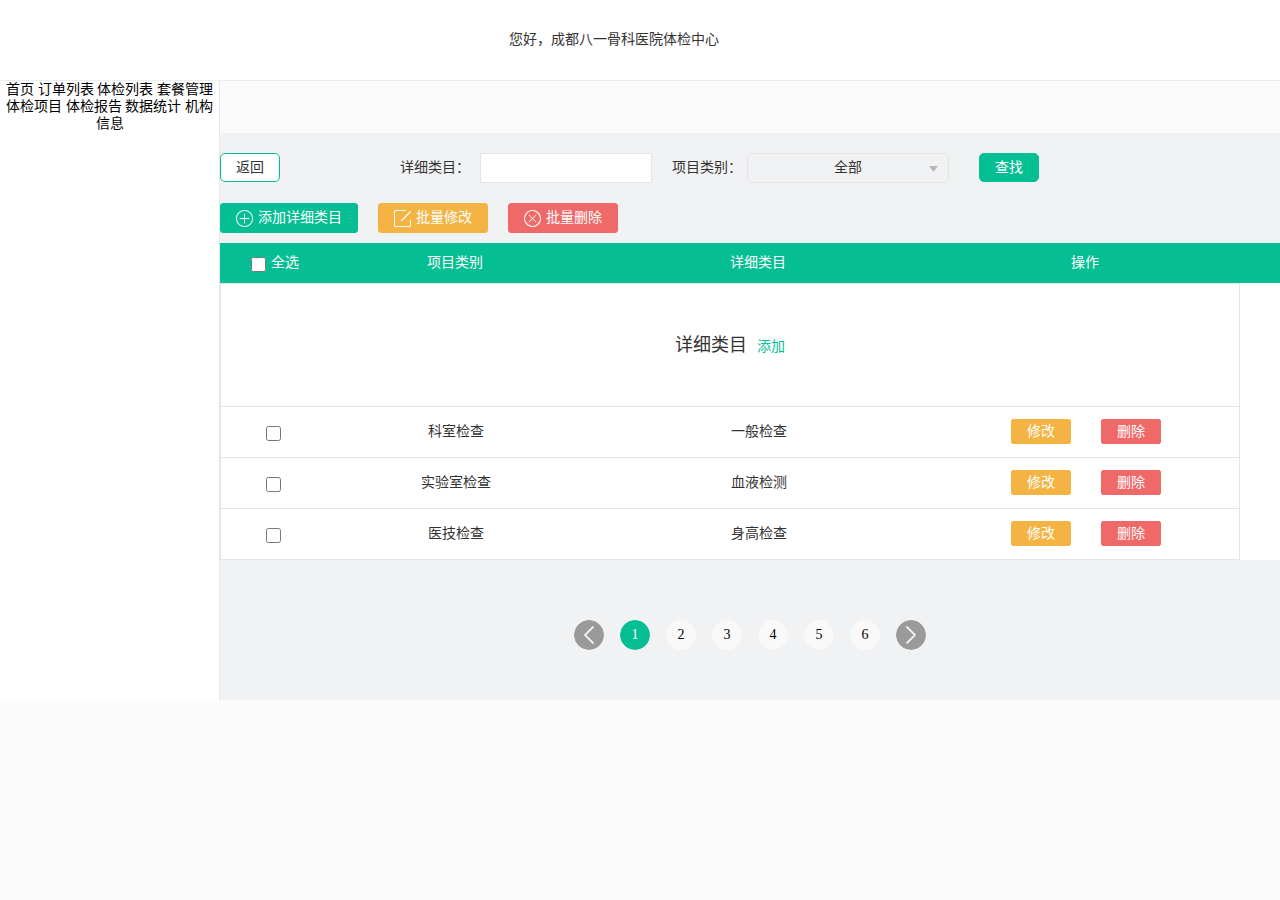
<file: sort.html>
﻿<!doctype html>
<html lang="zh-CN">
<head>
	<meta charset="utf-8">
	<title>项目类别 - 芊浔体检管理系统</title>
	<meta name="keywords" content="" />
	<meta name="description" content="" />
	<meta http-equiv="X-UA-Compatible" content="IE=edge,chrome=1">
	<meta name="viewport" content="width=device-width,initial-scale=1,maximum-scale=1,user-scalable=no" />
	<link rel="shortcut icon" type="image/x-icon" href="/favicon.ico" />
	<link rel="icon" sizes="16x16" href="/favicon.ico" />
	<link rel="stylesheet" type="text/css" href="style/global.css?v=1.0.1" />
	<link rel="stylesheet" type="text/css" href="style/sort.css?v=1.0.1" />
	<script type="text/javascript" src="script/jquery.js"></script>
	<script type="text/javascript" src="script/global.js?v=1.0.1"></script>
	<script type="text/javascript" src="script/sort.js?v=1.0.1"></script>
	<!--[if lte IE 9]>
	<script type="text/javascript" src="script/html5.js"></script>
	<! [endif]-->
</head>
<body>
<header class="header">
	<div class="wrap">
		<div class="top-nav">
			您好，<em>成都八一骨科医院体检中心</em>
			<a href="javascript:topset();"><i class="icon-set"></i>设置</a>
			<a href="javascript:;"><i class="icon-logout"></i>退出</a>
		</div>
		<div class="logo"><a href="index.html" title="芊浔体检管理系统"><i class="icon-logo"></i>芊浔体检管理系统</a></div>
		<div class="clear"></div>
	</div>
</header>
<section class="main">
	<div class="wrap">
		<div class="main-right">
			<div class="search">
				<a href="javascript:history.go(-1);" class="back">返回</a>
				<div class="input-box">
					详细类目：<input type="text" value="" class="input" />
				</div>
				<div class="condition condition-type">
					<div class="condition-name">项目类别：</div>
					<div class="drop-down condition-box">
						<div class="select">全部</div>
						<div class="select-list">
							<ul>
								<li>全部</li>
								<li>科室检查</li>
								<li>实验室检查</li>
								<li>医技检查</li>
							</ul>
						</div>
						<div class="icon-dropdown"></div>
					</div>
				</div>
				<a href="javascript:;">查找</a>
			</div>
			<div class="btns">
				<a href="add-sort.html" class="add-examination-item"><i class="icon-add"></i>添加详细类目</a>
				<a href="javascript:;" class="edit"><i class="icon-edit"></i>批量修改</a>
				<a href="javascript:;" class="delete"><i class="icon-delete"></i>批量删除</a>
			</div>
			<div class="order-list">
				<div class="thead">
					<div class="check"><input type="checkbox" id="allcheck" class="checkbox" /><label for="allcheck">全选</label></div>
					<div class="type">项目类别</div>
					<div class="package-name">详细类目</div>
					<div class="operating">操作</div>
				</div>
				<div class="tbody">
					<!--没有任何体检套餐，显示 no-package-->
					<div class="no-package">详细类目<a href="add-sort.html">添加</a></div>
					<div class="tr">
						<div class="check">
							<input type="checkbox" class="checkbox" />					
						</div>
						<div class="type">科室检查</div>
						<div class="package-name">一般检查</div>
						<div class="operating"><a href="add-sort.html" class="edit">修改</a><a href="javascript:;" class="del">删除</a></div>
					</div>
					<div class="tr">
						<div class="check">
							<input type="checkbox" class="checkbox" />					
						</div>
						<div class="type">实验室检查</div>
						<div class="package-name">血液检测</div>
						<div class="operating"><a href="add-sort.html" class="edit">修改</a><a href="javascript:;" class="del">删除</a></div>
					</div>
					<div class="tr">
						<div class="check">
							<input type="checkbox" class="checkbox" />					
						</div>
						<div class="type">医技检查</div>
						<div class="package-name">身高检查</div>
						<div class="operating"><a href="add-sort.html" class="edit">修改</a><a href="javascript:;" class="del">删除</a></div>
					</div>
				</div>
			</div>
			<div class="page">
				<a href="javascript:;" class="prev no-prev" title="上一页">上一页</a><a href="javascript:;" class="now">1</a><a href="javascript:;">2</a><a href="javascript:;">3</a><a href="javascript:;">4</a><a href="javascript:;">5</a><a href="javascript:;">6</a><a href="javascript:;" class="next" title="下一页">下一页</a>
			</div>
		</div>
		<div class="main-left">
			<a href="index.html">首页</a>
			<a href="order.html">订单列表</a>
			<a href="reservation.html">体检列表</a>
			<a href="package.html">套餐管理</a>
			<a href="examination-item.html" class="on">体检项目</a>
			<a href="report.html">体检报告</a>
			<a href="statistics.html">数据统计</a>
			<a href="hospital.html">机构信息</a>
		</div>
		<div class="clear"></div>
	</div>
</section>
</body>
</html>
</file>
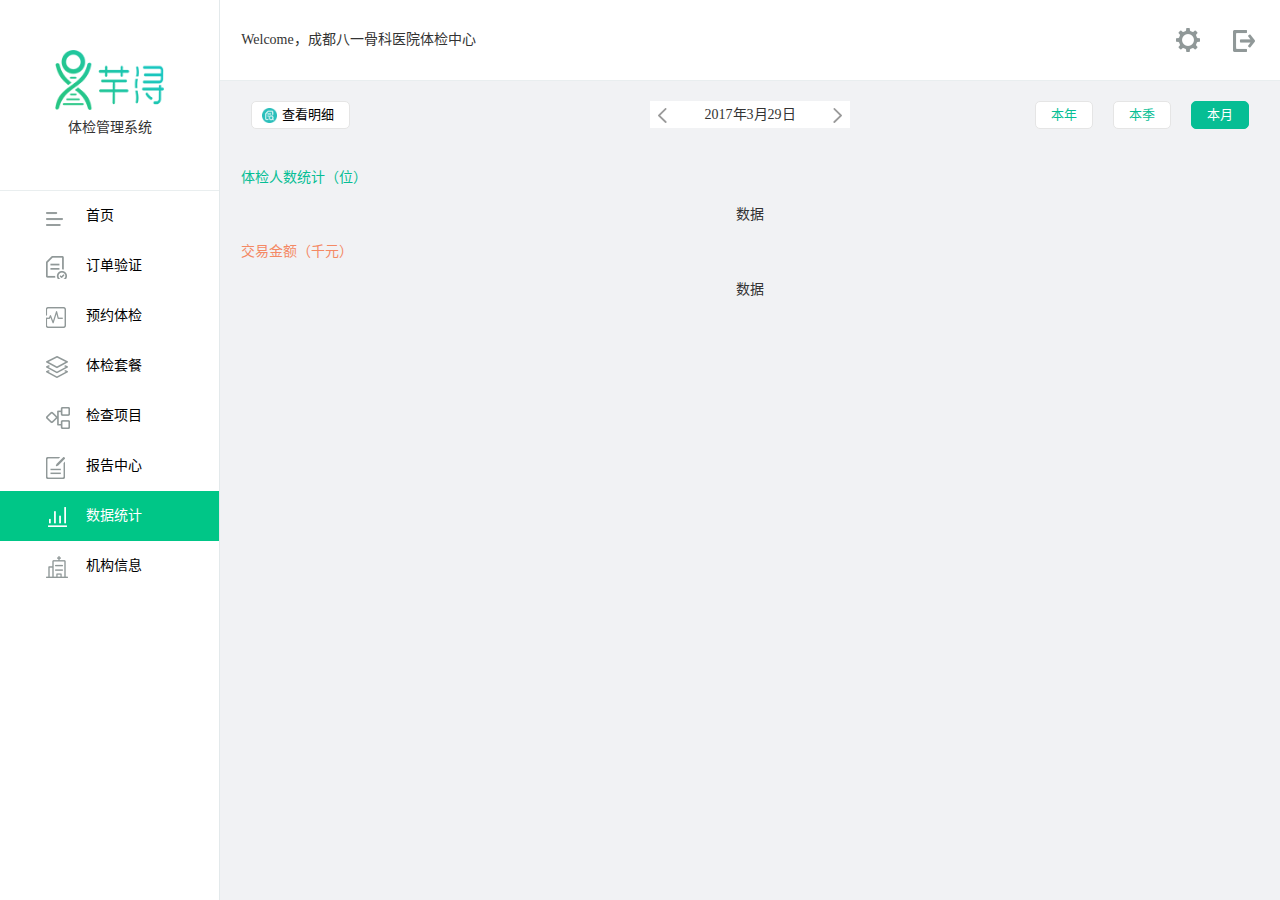
<file: statistics.html>
﻿<!doctype html>
<html lang="zh-CN">

	<head>
		<meta charset="utf-8">
		<title>数据统计 - 芊浔体检管理系统</title>
		<meta name="keywords" content="" />
		<meta name="description" content="" />
		<meta http-equiv="X-UA-Compatible" content="IE=edge,chrome=1">
		<meta name="viewport" content="width=device-width,initial-scale=1,maximum-scale=1,user-scalable=no" />
		<link rel="shortcut icon" type="image/x-icon" href="/favicon.ico" />
		<link rel="icon" sizes="16x16" href="/favicon.ico" />
		<link rel="stylesheet" type="text/css" href="style/global.css?v=1.0.1" />
		<link rel="stylesheet" type="text/css" href="style/statistics.css?v=1.0.1" />
		<!--[if lte IE 9]>
	<script type="text/javascript" src="script/html5.js"></script>
	<! [endif]-->
	</head>

	<body>

		<section class="main">
			<div class="wrap">
				<div class="main-right">
					<!-- x-update -->
					<div class="header clearfix">
						<span class="welcome">Welcome，<em>成都八一骨科医院体检中心</em></span>

						<a href="javascript:;" class="icon-logout"></a>
						<a href="javascript:topset();" class="icon-set"></a>

					</div>
					<!-- x-update end -->

					<div class="content clearfix">
						<div class="btns clearfix">
							<a class="findmore" href="detail.html">查看明细</a>
							
							<div class="now-data clearfix">
								<div class="center">
									<div class="prev"></div>
									<span class="now-text">2017年3月29日</span>
									<div class="next"></div>
								</div> 
							</div>
							<a href="javascript:;" class="filter on">本月</a>
							<a href="javascript:;" class="filter">本季</a>
							<a href="javascript:;" class="filter">本年</a>
						</div>
						<div class="box-name">
							<div class="people">体检人数统计（位）</div> 
						</div>
						<div class="statistics">数据</div>
						<div class="box-name">
							<div class="money">交易金额（千元）</div>
						</div>
						<div class="statistics">数据</div>
					</div>

				</div>
				<div class="main-left">
					<!-- x-add -->
					<div class="left-logo">
						<a href="#" class="line-height">
							<img src="images/common/logo.png">
							<p class="logo-ft">体检管理系统</p>
						</a>
					</div>
					<!-- x-add end -->
					<a class="nav-list" href="index.html"><span></span>首页</a>
					<a class="nav-list" href="order.html"><span></span>订单验证</a>
					<a class="nav-list" href="reservation.html"><span></span>预约体检</a>
					<a class="nav-list" href="package.html"><span></span>体检套餐</a>
					<a class="nav-list" href="examination-item.html"><span></span>检查项目</a>
					<a class="nav-list" href="report.html"><span></span>报告中心</a>
					<a class="nav-list on" href="statistics.html"><span></span>数据统计</a>
					<a class="nav-list" href="hospital.html"><span></span>机构信息</a>
				</div>
				<div class="clear"></div>
			</div>
		</section>
	</body>
	<script type="text/javascript" src="script/jquery.js"></script>
	<script type="text/javascript" src="script/global.js?v=1.0.1"></script>
	<script type="text/javascript" src="script/statistics.js?v=1.0.1"></script>

</html>
</file>
<file: style/global.css>
/*Reset*/
@made by kami;
@charset "utf-8";
*{
	padding:0;
	margin:0;
}
body, div, dl, dt, dd, ul, ol, li, h1, h2, h3, h4, h5, h6, pre, form, fieldset, input, textarea, p, blockquote, th, td, em {
	padding: 0;
	margin: 0;
	outline: none
}
table {
	border-collapse: collapse;
	border-spacing: 0;
	text-align: center;
}
fieldset,img {
	border: 0;
	font-size:12px;
}
address, caption, cite, code, dfn, em, th, var, i {
	font-weight: normal;
	font-style: normal
}
ol, ul, li {
	list-style: none
}
h1, h2, h3, h4, h5, h6 {
	font-weight: normal;
	font-size: 100%
}
.clear{display:block;height:0;overflow:hidden;clear:both;}
.clearfix:after{content:'\20';display:block;height:0;clear:both;}
.clearfix{*zoom:1;}
input, img {
	border: none;
}
/*禁止苹果系统所有默认样式*/
html,body{-webkit-text-size-adjust:none;}/*去除苹果设备下浏览器默认按钮样式与背景*/
*:focus {outline: none}/*禁止所有聚焦边框*/
input[type=text],input[type=email],input[type=search],input[type=button],textarea {-webkit-appearance:none;outline: none;}/* 屏蔽文本框高亮 */
/*禁止苹果系统所有默认样式*/
body {
	font: 14px/1.23 "Microsoft Yahei","宋体", Tahoma, 'Simsun';
	color: #333333;
	background: #fbfbfb;
	text-align: center;
}
a, a:visited {
	text-decoration: none;
	color: #000000;
	blr:expression(this.onFocus=this.blur());
	outline: none;
	transition:all 0.25s ease 0.1s;
}
a:hover {
	text-decoration: none;
	color: #333333;
}
input {
	font-size: 14px;
	font-family: "Microsoft Yahei";
}
article, aside, details, figcaption, figure, footer, header, hgroup, menu, nav, section { 
    display: block;
}
.wrap{
	position: relative;
	margin:0 auto;
	width: 100%;
}
.fl{
	float: left;
}
.fr{
	float: right;
}
.back-top{
	position: fixed;
	right: 20px;
	bottom: 150px;
	width: 50px;
	height: 50px;
	overflow: hidden;
	background: url(../images/icon.png) no-repeat 0 -100px #e1e1e1;
	border-radius: 5px;
	display: none;
}
.back-top span{
	padding-top: 7px;
	display: block;
	background: #16ad8a;
	width: 100%;
	height: 100%;
	margin-top: 60px;
	color: #ffffff; 
}
a:hover.back-top span{
	margin-top: 0px;
}
/*****
@顶部样式
******/
.header{ 
	padding: 0 2%;
	height: 80px;
	border-bottom: 1px solid #E9EEEF;
	/*min-width: 1200px;*/
	background: #ffffff;
	line-height: 80px;
}  
.header a{ 
	width: 26px;
	height: 25px; 
	overflow: hidden; 
	float: right;
	margin-top: 28px;
	/*border: 1px solid red;*/
}
.header a.icon-set{ 
	background: url(../images/common/header-icon.png) no-repeat 0 0; 
}
.header a.icon-logout{
	background: url(../images/common/header-icon.png) no-repeat 0 -34px;
	margin-left: 3%;
} 
/* x-add */
.header .welcome{float: left;} 
/* x-add end */

/***页面 main **/
.main .wrap{
	/*background: url(../images/bg-main.gif) repeat-y 0 0 #ffffff;*/ 
}
/*****
@左侧导航
******/
.main-left{
	background: #FFFFFF;
	position: absolute;
	top: 0;
	left: 0;
	box-sizing: border-box;
	width: 15%;
	width: 220px; 
	padding: 0 0 65px 0;  
	border-right: 1px solid #E3E9EB;
	height: 100%; 
}
.main-left .nav-list{ 
	display: block;
	line-height: 50px;
	text-align: left;
	text-indent: 21%; 
}
.main-left .nav-list:hover{
	color: #FFFFFF; 
	background: #00C687;
}
.main-left .nav-list.on{
	color: #FFFFFF; 
	background: #00C687;
}
/* x-add */
.left-logo{height: 190px;width: 100%;display: table;border-bottom: 1px solid #E9EEEF;}
.left-logo .line-height{display: table-cell;vertical-align: middle;} 
.left-logo .line-height .logo-ft{line-height: 25px;}
.left-logo .line-height img{width: 50%;}

.main-left .nav-list span{padding: 6px 14px;margin-right: 12px;  }
.main-left .nav-list:nth-of-type(1) span{background: url(../images/common/list-logo.png)no-repeat 0 10px;}
.main-left .nav-list:nth-of-type(2) span{background: url(../images/common/list-logo.png)no-repeat 0 -20px;}
.main-left .nav-list:nth-of-type(3) span{background: url(../images/common/list-logo.png)no-repeat 0 -54px;}
.main-left .nav-list:nth-of-type(4) span{background: url(../images/common/list-logo.png)no-repeat 0 -86px;}
.main-left .nav-list:nth-of-type(5) span{background: url(../images/common/list-logo.png)no-repeat 0 -117px;}
.main-left .nav-list:nth-of-type(6) span{background: url(../images/common/list-logo.png)no-repeat 0 -149px;}
.main-left .nav-list:nth-of-type(7) span{background: url(../images/common/list-logo.png)no-repeat 0 -181px;}
.main-left .nav-list:nth-of-type(8) span{background: url(../images/common/list-logo.png)no-repeat 0 -212px;}

.main-left .nav-list:nth-of-type(1).on span, .main-left .nav-list:nth-of-type(1):hover span{background: url(../images/common/list-logo.png)no-repeat -30px 10px;}
.main-left .nav-list:nth-of-type(2).on span, .main-left .nav-list:nth-of-type(2):hover span{background: url(../images/common/list-logo.png)no-repeat -30px -20px;}
.main-left .nav-list:nth-of-type(3).on span, .main-left .nav-list:nth-of-type(3):hover span{background: url(../images/common/list-logo.png)no-repeat -30px -54px;}
.main-left .nav-list:nth-of-type(4).on span, .main-left .nav-list:nth-of-type(4):hover span{background: url(../images/common/list-logo.png)no-repeat -30px -86px;}
.main-left .nav-list:nth-of-type(5).on span, .main-left .nav-list:nth-of-type(5):hover span{background: url(../images/common/list-logo.png)no-repeat -30px -117px;}
.main-left .nav-list:nth-of-type(6).on span, .main-left .nav-list:nth-of-type(6):hover span{background: url(../images/common/list-logo.png)no-repeat -30px -149px;}
.main-left .nav-list:nth-of-type(7).on span, .main-left .nav-list:nth-of-type(7):hover span{background: url(../images/common/list-logo.png)no-repeat -30px -181px;}
.main-left .nav-list:nth-of-type(8).on span, .main-left .nav-list:nth-of-type(8):hover span{background: url(../images/common/list-logo.png)no-repeat -30px -212px;}

/* x-add end */

/*****
@页面右侧
******/
.main-right{
	position: relative;
	box-sizing: border-box;
	position: relative;
	width: 100%;
	padding-left: 220px;
	float: right;
	/*padding-bottom: 50px;*/ 
	background: #F1F2F4; 
}

/*****
@页面分页
******/
.page{
	padding: 50px 0;
	margin-top: 10px;
	width: 100%;
	float: left;
	line-height: 30px;
}
.page a{
	width: 30px;
	height: 30px;
	text-align: center;
	display: inline-block;
	line-height: 30px;
	margin: 0 8px;
	border-radius: 30px;
	vertical-align: bottom;
	background: url(../images/icon.png) no-repeat 0px -95px;
}
.page a:hover{
	color: #ffffff;
	background-position: -30px -95px;
}
.page a.now{
	color: #ffffff;
	background-position: -30px -95px;
	cursor: default;
}
.page a.prev,.page a.next{
	text-align: left;
	overflow: hidden;
	text-indent: -999px;
}
.page a.prev{
	background-position: -70px -95px;
}
.page a:hover.prev{
	background-position: -100px -95px;
}
.page a.no-prev,.page a:hover.no-prev{
	background-position: -70px -95px;
	cursor: default;
}
.page a.next{
	background-position: -170px -95px;
}
.page a:hover.next{
	background-position: -140px -95px;
}
.page a.no-next,.page a:hover.no-next{
	background-position: -170px -95px;
	cursor: default;
}
.page span{
	margin-right: 10px;
}
/*********弹出层背景********/
.pop-up-bg{
	width: 100%;
	height: 100%;
	z-index: 990;
	position: fixed;
	left: 0;
	top: 0;
	display: none;
}
.pop-up-bg .bg{
	width: 100%;
	height: 100%;
	background: #000000;
	opacity:0.5;
	filter:alpha(opacity=50);
}
/************弹窗提示*************/
.pop-up{
	position: fixed;
	left: 50%;
	top: 50%;
	width: 520px;
	height: auto;
	background: #ffffff;
	z-index: 999;
	display: none;
}
.pop-up .pop-up-title{
	width: 100%;
	height: 40px;
	line-height: 40px;
	font-size: 18px;
	background: #06be94;
	color: #ffffff;
}
.pop-up .pop-up-content{
	width: 100%;
	height: auto;
	font-size: 16px;
}
.pop-up .pop-up-content ul{
	padding: 50px 20px 20px 20px;
}
.pop-up .pop-up-btns{
	width: 100%;
	height: auto;
	padding: 30px 0;
}
.pop-up .pop-up-btns a{
	background: #06be94;
	color: #ffffff;
	border:1px solid #06be94;
	padding: 5px 20px;
	border-radius: 5px;
	box-shadow: 2px 2px 0 #dedede;
	margin: 0 50px;
}
.pop-up .pop-up-btns a:hover{
	background: #16ad8a;
}
.pop-up .pop-up-btns a.cancel{
	background: #ffffff;
	border-color: #e5e5e5;
	color: #333333;
}
.pop-up .pop-up-btns a:hover.cancel{
	background: #f3f3f3;
}
/***********修改密码*************/
.topset{
	width: 100%;
	height: auto;
	margin: -20px 0 -40px 0;
}
.topset .set-line{
	width: 100%;
	height: auto;
	padding: 5px 0;
	float: left;
}
.topset .set-line .line-l{
	width: 85px;
	text-align: right;
	line-height: 30px;
	float: left;
	margin-left: 100px;
}
.topset .set-line input{
	line-height: 28px;
	height: 28px;
	padding: 0 10px;
	border: 1px solid #e5e5e5;
	float: left;
	border-radius: 5px;
}
.topset .error-line{
	font-size: 12px;
	color: #cc0000;
	float: left;
	width: 100%;
	height: 30px;
	line-height: 30px;
}

/* 名单 */ 
.order-list{width: 100%;background: #FFFFFF;text-align: center;}
.order-list .table{width: 100%;text-align: center;}
.order-list .table tr{text-align: center;height: 46px;border-top: 1px solid #F6F6F6;}
.order-list .table tr:last-child{border-bottom: none;}
.order-list .table tr th{text-align: center;font-weight: bold;font-size: 12px;color: #000;}
.order-list .table tr td{text-align: center;font-size: 12px;color: #757979;cursor: pointer;}
.order-list .table .tbody tr:hover{background: #F9F9F9;}  

/* 暂无状态 */
.no-order{padding: 50px 0;font-size: 17px;}  
.no-order .no_href{color: #06BE94;font-size: 14px;margin-left: 10px;}
.no-order .no_href:hover{text-decoration: underline;}
</file>
<file: style/index.css>
/*Reset*/
@made by kami;
@charset "utf-8";

/* x-add */
.main-right .content{padding: 0 2%;}
 
/* x-add end */ 
.add-step{ 
	width: 100%;
	height: 100px; 
	font-size: 18px;
	text-align: left; 
	overflow: hidden;
}

.add-step .step-list{float: left; padding: 23px 0;width: 18%;}
.add-step .step-list .step-num{display: block;float: left;width: 81px;height: 53px;}
.add-step .step-list:nth-of-type(1) .step-num{background: url(../images/index/step.png)no-repeat 0 0;}
.add-step .step-list:nth-of-type(3) .step-num{background: url(../images/index/step.png)no-repeat 0 -98px;}
.add-step .step-list:nth-of-type(5) .step-num{background: url(../images/index/step.png)no-repeat 0 -196px;}
.add-step .step-list:nth-of-type(7) .step-num{background: url(../images/index/step.png)no-repeat 0 -294px;}
.add-step .step-list .step-tit{font-size: 15px;color: #474748;overflow: hidden;height: 22px;line-height: 22px;margin-top: 7px;}
.add-step .step-list .step-dg{font-size: 12px;color: #A5A5A6;overflow: hidden;height: 22px;line-height: 22px;}

.add-step .jianTou{margin: 35px 1%; float: left;width: 70px;height: 30px;background: url(../images/index/jiantou.png)no-repeat 0 0;}
.add-step .jianTou{}
/*.add-step span{
	font-size: 14px;
	line-height: 24px;
	margin-left: 20px;
	font-weight: bold;
}*/
.statistics{
	position: relative;
	width: 100%;   
	/*border-top: 1px solid #06be94;*/
}
.statistics .statistics-box{ 
	width: 32%;
	height: 132px;
	float: left;
	margin-left: 2%;
	text-align: left;
	color: #ffffff;
	overflow: hidden;
	background: #fff; 
	box-sizing: border-box; 
	padding: 25px 0;
}
.statistics .statistics-box:first-child{margin-left: 0;}
.statistics .statistics-box .box-icon{
	width: 21%;
	/*height: 92px;*/
	overflow: hidden;
	float: left;
	margin-right: 10px;
	/*border: 1px solid red;*/
	margin: 0 10%;
}
.statistics .statistics-box .box-icon img{width: 100%;} 
.statistics .statistics-box .box-name{ 
	font-size: 14px;
	width: 48%;
	height: ;
	float: left;
	margin: 10px 0 10px 0;
	color: #ACB4B4;
	overflow: hidden;
} 
.statistics .statistics-box .box-amount{ 
	font-size: 25px;
	width: 48%;
	height: ;
	float: left; 
	color: #555A63;
	font-weight: bold;
	overflow: hidden;
} 
 
.panel-name{
	width: 100%;  
	font-size: 14px;
	text-align: left; 
	padding: 10px 0 15px 0;
} 

/* x-update */
.yanZheng{margin: 20px 0;}
.yanZheng .yzBox{background: #fff;width: 49%;height: 200px;float: left;}
.yanZheng .yzBox:last-child{margin-left: 2%;} 
.yanZheng .yzBox .box-icon{width: 20%; float: left;margin : 5% 0 5% 6%;}
.yanZheng .yzBox .box-icon img{width: 100%;}
.yanZheng .yzBox .box-content{width: 55%; float: left;margin : 0 6%;}
.yanZheng .yzBox .box-content .tit{color: #06BE94;text-align: left;font-size: 20px;margin: 30px 0 20px 0;}
.yanZheng .yzBox .box-content .yz_shuru{display: block;width: 100%;border: 1px solid #E7ECEE;background: #F7F8F9;height: 36px;margin: 20px 0;padding: 0 15px;}
.yanZheng .yzBox .box-content .tiJiao{cursor: pointer;display: block;width: 40%;background: #06BE94;border-radius: 5px;border: none;height: 34px;color: #FFFFFF;font-size: 13px;}
/**/
.yanZheng .yzBox .result_tit{border-bottom: 1px solid #F2F2F2;height: 40px;line-height: 40px;text-align: left;padding: 0 3%;}
.yanZheng .yzBox .result_content{height: 160px;width: 100%;}
.yanZheng .yzBox .result_content .re_left{float:left; width: 63%;height: 100%;padding-top: 10px;}
.yanZheng .yzBox .result_content .re_list{font-size: 12px;line-height: 25px;}
.yanZheng .yzBox .result_content .tit{color: #9CA4A4;width: 40%;float: left;text-align: right;}
.yanZheng .yzBox .result_content .answer{color: #000;width: 55%;float: left;text-align: left;}

.yanZheng .yzBox .result_content .re_right{float:left; width: 37%;height: 100%;box-sizing: border-box;border-left: 1px solid #EEEEEE;}
.yanZheng .yzBox .result_content .re_true{cursor: pointer;display: block;width: 50%;background: #06BE94;border-radius: 5px;border: none;height: 34px;color: #FFFFFF;font-size: 13px;margin:35px auto 20px auto;}
.yanZheng .yzBox .result_content .re_false{cursor: pointer;display: block;width: 50%;background: #E2E8EA;border-radius: 5px;border: none;height: 34px;color: #000;font-size: 13px;margin: 20px auto;}
</file>
<file: style/add-examination-item.css>
/*Reset*/
@made by kami;
@charset "utf-8";

.back{
	width: 100%;
	height: auto;
	float: left;
	text-align: left;
	padding: 20px 0;
}
.back a{
	background: #ffffff;
	color: #666666;
	border: 1px solid #06be94;
	padding: 5px 15px; 
	border-radius: 5px;
	float: left;
}
.back a:hover{
	background: #06be94;
	color: #ffffff;
}
.page-name{
	width: 100%;
	height: auto;
	background: #06be94;
	color: #ffffff;
	font-size: 16px;
	text-align: left;
	text-indent: 15px;
	line-height: 40px;
	float: left;
}
.add-examination-item{
	width: 1018px;
	_width:1020px;
	height: auto;
	float: left;
	padding-bottom: 50px;
	border: 1px solid #e1e1e1;
}
.add-examination-item .btns a.save{
	background: #06be94;
	color: #ffffff;
	border: 1px solid #06be94;
	padding: 5px 20px;
	border-radius: 5px;
}
.add-examination-item .btns a:hover.save{
	background: #16ad8a;
}
.add-examination-item .btns a.cancel{
	background: #ffffff;
	color: #333333;
	border: 1px solid #e5e5e5;
	padding: 5px 20px;
	border-radius: 5px;
	margin: 0 50px;
}
.add-examination-item .btns a:hover.cancel{
	border-color: #aaaaaa;
}
.add-examination-item .line{
	width: 100%;
	height: auto;
	float: left;
	margin-top: 20px;
}
.add-examination-item .btns{
	margin-top: 50px;
}
.add-examination-item .line .distance{
	width: 130px;
	height: 30px;
	float: left;
}
.add-examination-item .line .line-name{
	width: 240px;
	text-align: right;
	height: auto;
	float: left;
	line-height: 30px;
}
.edit-item{
	width: 100%;
	height: auto;
	float: left;
	margin-top: 50px;
}
.condition{
	float: left;
	text-align: center;
	margin-left: 30px;
}
.condition .condition-name{
	width: 80px;
	height: 30px;
	line-height: 30px;
	float: left;
	text-align: right;
}
.condition .calendar{
	width: 134px;
	height: 28px;
	float: left;
	border: 1px solid #e5e5e5;
	border-radius: 3px;
	margin-left: 5px;
	position: relative;
}
.condition .calendar .date{
	line-height: 30px;
	text-align: left;
	text-indent: 10px;
}
.condition .calendar .icon-calendar{
	width: 18px;
	height: 18px;
	overflow: hidden;
	background: url(../images/icon.png) no-repeat 0 -145px;
	position: absolute;
	top: 50%;
	margin-top: -9px;
	right: 10px;
}
.condition .drop-down{
	position: relative;
	margin-left: 5px;
	width: 200px;
	height: 28px;
	float: left;
	border: 1px solid #e5e5e5;
	border-radius: 3px;
}
.condition .drop-down .select{
	width: 100%;
	line-height: 28px;
	cursor: pointer;
}
.condition .drop-down .select-list{
	position: absolute;
	left: -1px;
	top: 28px;
	border: 1px solid #e5e5e5;
	border-top: none;
	background: #ffffff;
	line-height: 28px;
	z-index: 1;
	display: none;
	width: 100%;
	max-height: 200px;
	overflow-y: auto;
}
.condition .show .select-list{
	display: block;
}
.condition .drop-down .select-list li{
	border-top: 1px solid #e5e5e5;
	cursor: pointer;
}
.condition .drop-down .select-list li:hover{
	background: #f8f8f8;
}
.condition .drop-down .icon-dropdown{
	width: 9px;
	height: 6px;
	overflow: hidden;
	position: absolute;
	top: 12px;
	right: 10px;
	background: url(../images/icon.png) no-repeat -178px -66px;
}
.condition .show .icon-dropdown{
	background-position: -178px -55px;
}
textarea{
	border: 1px solid #e5e5e5;
	background: #ffffff;
	text-align: left;
	border-radius: 3px;
}
textarea:focus{
	box-shadow: 0 0 5px #e1e1e1;
	border-color: #cdcdcd;
}
.proposal{
	width: 497px;
	height:110px;
	padding:10px;
	padding-bottom:0;
	line-height:20px;
	resize:none;
	overflow-y: hidden;
	font-size: 14px;
	float: left;
	margin-left: 5px;
}
.input-box{
	float: left;
	margin-left: 40px;
}
.input{
	padding: 0 10px;
	height: 28px;
	line-height: 28px;
	border: 1px solid #e5e5e5;
	margin: 0 5px;
	text-align: left;
	width: 497px;
}
input:focus.input{
	box-shadow: 0 0 5px #cdcdcd;
	border-color: #cdcdcd;
}
.price{
	margin-left: 68px;
}
.price .input{
	width: 65px;
}
.discount .input{
	width: 50px;
}
</file>
<file: style/add-package.css>
/*Reset*/
@made by kami;
@charset "utf-8";
.content{padding: 0 2%;}
 
/* 基本信息  大类*/ 
.add-package{ 
	width: 100%; 
	height: auto; 
	padding: 50px 0;
	border-top: 1px solid #D5E4EE;
	padding: 25px 0 40px 0;
}
.add-package .line{
	width: 100%;
	height: auto; 
	margin: 10px 0; 
}
.add-package .line .line-l{
	width: 24%;
	height: 30px;
	float: left;
	text-align: right;
	line-height: 30px; 
	color: #97A0A0;
	margin: 5px 0;
}
.add-package .line .line-r{
	width: 50%;
	height: auto;
	float: left;
	text-align: left;
	line-height: 30px;
	margin-left: 25px; 
}  

/* 圆角 */
.radius{border-radius: 5px;}
/* 套餐名称  */
.long-input-box{width: 75%;float: left;}
.long-input-box .input{margin: 5px 0;height: 30px;width: 100%;border: 1px solid #E9EEEF;box-sizing: border-box;padding-left: 15px;background: #F7F8F9;}
/* 错误提示 */
.error-tips{float: left;color: #cc0000;margin: 5px 0 5px 10px;} 
/* 套餐类别 */
.drop-down{ 
	position: relative;
	width: 95px;
	height: 30px;
	line-height: 30px;
	float: left;
	border: 1px solid #e5e5e5; 
	color: #97A0A0;
}
.long-drop-down{  
	width: 45%;
	box-sizing: border-box;
	padding-left: 15px;
	background: #F7F8F9;
	margin: 5px 0;
}
.drop-down .select{
	width: 100%; 
	cursor: pointer;  
}
.drop-down .select-list{
	position: absolute;
	left: -1px;
	top: 28px;
	border: 1px solid #e5e5e5;
	border-top: none;
	background: #ffffff;
	line-height: 28px;
	z-index: 1;
	display: none;
	width: 100%;
}
.show .select-list{
	display: block;
}
.drop-down .select-list li{
	border-top: 1px solid #e5e5e5;
	cursor: pointer;
	box-sizing: border-box;
	padding-left: 15px;
	background: #F7F8F9;
}
.drop-down .select-list li:hover{
	background: #f8f8f8;
}
.drop-down .icon-dropdown{
	width: 9px;
	height: 6px;
	overflow: hidden;
	position: absolute;
	top: 12px;
	right: 10px;
	background: url(../images/icon.png) no-repeat -178px -66px;
}
/* 套餐价格 */
.price-box{
	float: left; 
	margin: 5px 25px 5px 0;
	line-height: 30px;
}
.price-box input{border: 1px solid #E9EEEF;border-radius: 6px;height: 30px;line-height: 30px;text-align: center;width: 75px;background: #F7F8F9;margin: 0 5px;}
.price-box em{
	color: #EF704E;
}
.input-box{
	float: left;
} 
.price-tips{
	box-sizing: border-box;
	width: 100%;
	height: auto;
	float: left; 
	padding: 5px;
	background: #F2F1EF;
	font-size: 12px;
	color: #7a754e;
	margin: 10px 0;
	border: 1px solid #EEEDEB;
}
.price-tips span{color: #000000;}
/* 适用人群 */
.sex{  
	float: left;
	margin: 5px 50px 5px 0; 
}
.sex input{
	margin: 8px 15px 0 0;
	float: left;
}
/* 是否需要预约 */
.reservation{ 
	float: left;
	margin: 5px 50px 5px 0; 
}
.reservation label{float: left;}

.reservation input[type="radio"]{ 
	float: left;
	margin: 8px 15px 0 0;
}
.reservation-input{
	float: left; 
	display: none;
	color: #06be94;
	margin: 5px 0;
}
.reservation-input .input{
	width: 26px; 
	text-align: center;
	border: 1px solid #EEEDEB;
	margin: 0 5px;
} 
 
.show .icon-dropdown{
	background-position: -178px -55px;
}

/* 套餐封面  */
.package-img-check{ 
	width: 100%;
	height: auto; 
}
.package-img-check label{ 
	float: left;
	margin: 5px 50px 5px 0;
}
.package-img-check label input{
	margin: 8px 15px 0 0;
	float: left;
}
/* 系统图片 */
.system-img{
	width: 100%;
	height: auto; 
	/*border: 1px solid #e5e5e5;*/
	margin-top: 10px;
	padding-bottom: 7px;
	position: relative;
}
.system-img .no-style{
	padding-top: 10px;
	color: #cc0000;
}
.system-img .system-img-list{
	box-sizing: border-box;
	display: none;
	width: 100%;
	height: 155px; 
	overflow-y: auto; 
}
.system-img .system-img-list li{
	box-sizing: border-box;
	float: left;
	width: 23%;
	border:2px solid #ffffff;
	margin: 6px 2% 6px 0;
}
.system-img .system-img-list li:nth-of-type(4n){margin-right: 0;}
.system-img .system-img-list li.on{
	border-color: #06be94;
}
.system-img .system-img-list li img{
	width: 100%;
	height: auto;
	float: left;
	cursor: pointer;
}
.system-img .viewImg{
	position: absolute;
	z-index: 2;
	left: 0;
	top: 175px;
	border: 4px solid #e5e5e5;
	display: none;
}
.system-img .viewImg img{
	float: left;
}
/* 上传图片 */
.diy-img{
	width: 100%;
	height: auto;  
	margin-top: 15px; 
	display: none;
} 
.diy-img .upload{
	box-sizing: border-box;
	display: block;
	float: left; 
	border: 1px dashed #CCCCCC;
	width: 60px;
	height: 60px;
	background: url(../images/add-package/upload.png)no-repeat center; 
}
.diy-img .upload:hover{
	border-color: #7E8383;
} 
.diy-img .upload-box{float: left;height: 60px;margin-left: 25px;}
.upload-img{height: 100%;}
 
 
/* package-box */
.package-box{/*border: 1px solid #000000;*/}
.department{
	width: 100%;
	height: auto; 
	/*margin-bottom: 2px;*/
	background: #FFFFFF;
	border-radius: 5px; 
	margin-bottom: 20px;
}
/* 科目名称 */
.department .department-name{
	width: 100%;
	height: 50px;
	line-height: 50px;  
	color: #000;
	font-size: 16px; 
	text-align: left;
	text-indent: 15px;
	cursor: pointer; 
} 
.department .department-name i{ 
	width: 17px;
	height: 10px;
	float: right;
	overflow: hidden;
	margin: 21px 15px 0 0;
	background: url(../images/add-package/open.png) no-repeat 0 0;
}  
.department .show i.icon-show{
	background: url(../images/add-package/open.png) no-repeat 0 -36px;
}
/* 科目内容 */
.department .department-list{
	border-top: 1px solid #D5E4EE;
	width: 100%;
	height: auto; 
	display: none;
	padding: 25px 0 40px 0;
}
.department .department-list .row{ 
	width: 100%;
	height: auto;  
}
/* 科目分类名称 */
.department .department-list .row .column-name{ 
	float: left;
	height: 40px;
	line-height: 40px;
	text-align: left ;
	text-indent: 15px;
	font-weight: bold;
	background: #4CA3DC;  
	color: #FFFFFF;
	border-top-left-radius: 6px;
	border-top-right-radius: 6px;
}
.department .department-list .row .column-all{box-sizing: border-box;width: 35%;margin-left: 19%;}
.department .department-list .row .column-sel{box-sizing: border-box;width: 19%;margin-left: 7%;}

/* 科目分类内容 */
.department .department-list .row .class-name,.department .department-list .row .item,.department .department-list .row .chose{ 
	float: left;
	overflow-y: auto;
	border: 1px solid #e5e5e5; 
	height: 280px;
	text-align: left;
	box-sizing: border-box; 
	border-top: none;
}
/* 选择类目一 */
.department .department-list .row .class-name{margin-left: 19%;width: 15%;border-right: none;background: #ECECEC;border-bottom-left-radius: 6px;} 
/* 选择类目二 */
.department .department-list .row .item{margin-left: 0;width: 20%;background: #FBFBFB;border-bottom-right-radius: 6px;padding: 0 15px;} 
/* 已选择类目 */
.department .department-list .row .chose{margin-left: 7%;width: 19%;background: #FBFBFB;border-bottom-right-radius: 6px;border-bottom-left-radius: 6px;}
 
.department .department-list .row li{
	box-sizing: border-box;
	height: 40px;
	line-height: 40px;
	padding: 0 20px;
	cursor: default;
	overflow: hidden;
	white-space: nowrap;
	text-overflow: ellipsis; 
	border-bottom: 1px solid #e5e5e5;
}
.department .department-list .row .item li{padding: 0 10px;}
.department .department-list .row li:hover{
	background: #FBFBFB;
}
.department .department-list .item ul{
	display: none;
}
.department .department-list .item li i{
	width: 10px;
	height: 10px;
	float: left;
	border: 1px solid #cccccc;
	background: #ffffff;
	margin: 14px 11px 0 0;
}
.department .department-list .class-name li.on{ 
	background: #FBFBFB;
	color: #67AEDF;
}
.department .department-list .item li i.on{background: #06be94;}
.department .department-list .item li.on{background: #FBFBFB;}
.department .department-list .chose li i{
	width: 10px;
	height: 10px;
	overflow: hidden;
	float: right;
	background: url(../images/icon.png) no-repeat -143px -145px;
	margin: 15px 0 0 0;
	cursor: pointer;
}
/* 套餐简介 */
.proposal{
	font-family: "微软雅黑";
	box-sizing: border-box;
	width: 100%;
	height:110px;
	padding:10px; 
	line-height:20px;
	resize:none;
	/*overflow-y: hidden;*/
	font-size: 12px; 
	background: #F7F8F9;
}

/*.add-package a.save{
	background: #06be94;
	color: #ffffff;
	border: 1px solid #06be94;
	padding: 5px 20px;
	border-radius: 5px;
}
.add-package a:hover.save{
	background: #16ad8a;
}
.add-package a.cancel{
	background: #ffffff;
	color: #333333;
	border: 1px solid #e5e5e5;
	padding: 5px 20px;
	border-radius: 5px;
	margin: 0 50px;
}
.add-package a:hover.cancel{
	border-color: #aaaaaa;
}*/

/* 图标  */
.operate{ padding: 20px 0;}
.operate a{display: block;float: left; padding: 0 15px; height: 24px;line-height: 24px; border: 1px solid #E6EAEC;background: #FFFFFF;border-radius: 4px;margin-right: 15px;font-size: 12px;text-align: left;}
.operate a i{width: 14px;display: block;height: 14px;float: left;margin:5px 8px 5px 0;} 
.operate .back-icon i{background: url(../images/add-package/back-icon.png)no-repeat 0 0;background-size: 100%;}
.operate .save-icon i{background: url(../images/add-package/back-icon.png)no-repeat 0 -29px;background-size: 100%;}
</file>
<file: style/add-sort.css>
/*Reset*/
@made by kami;
@charset "utf-8";

.back{
	width: 100%;
	height: auto;
	float: left;
	text-align: left;
	padding: 20px 0;
}
.back a{
	background: #ffffff;
	color: #666666;
	border: 1px solid #06be94;
	padding: 5px 15px; 
	border-radius: 5px;
	float: left;
}
.back a:hover{
	background: #06be94;
	color: #ffffff;
}
.page-name{
	width: 100%;
	height: auto;
	background: #06be94;
	color: #ffffff;
	font-size: 16px;
	text-align: left;
	text-indent: 15px;
	line-height: 40px;
	float: left;
}
.add-examination-item{
	width: 1018px;
	_width:1020px;
	height: auto;
	float: left;
	padding-bottom: 50px;
	border: 1px solid #e1e1e1;
}
.add-examination-item .btns a.save{
	background: #06be94;
	color: #ffffff;
	border: 1px solid #06be94;
	padding: 5px 20px;
	border-radius: 5px;
}
.add-examination-item .btns a:hover.save{
	background: #16ad8a;
}
.add-examination-item .btns a.cancel{
	background: #ffffff;
	color: #333333;
	border: 1px solid #e5e5e5;
	padding: 5px 20px;
	border-radius: 5px;
	margin: 0 50px;
}
.add-examination-item .btns a:hover.cancel{
	border-color: #aaaaaa;
}
.add-examination-item .line{
	width: 100%;
	height: auto;
	float: left;
	margin-top: 20px;
}
.add-examination-item .btns{
	margin-top: 50px;
}
.add-examination-item .line .distance{
	width: 130px;
	height: 30px;
	float: left;
}
.add-examination-item .line .line-name{
	width: 240px;
	text-align: right;
	height: auto;
	float: left;
	line-height: 30px;
}
.add-examination-item .btns a{
	margin-left: 50px;
}
.edit-item{
	width: 100%;
	height: auto;
	float: left;
	margin-top: 50px;
}
.condition{
	float: left;
	text-align: center;
	margin-left: 330px;
}
.condition .condition-name{
	width: 80px;
	height: 30px;
	line-height: 30px;
	float: left;
	text-align: right;
}
.condition .calendar{
	width: 134px;
	height: 28px;
	float: left;
	border: 1px solid #e5e5e5;
	border-radius: 3px;
	margin-left: 5px;
	position: relative;
}
.condition .calendar .date{
	line-height: 30px;
	text-align: left;
	text-indent: 10px;
}
.condition .calendar .icon-calendar{
	width: 18px;
	height: 18px;
	overflow: hidden;
	background: url(../images/icon.png) no-repeat 0 -145px;
	position: absolute;
	top: 50%;
	margin-top: -9px;
	right: 10px;
}
.condition .drop-down{
	position: relative;
	margin-left: 5px;
	width: 220px;
	height: 28px;
	float: left;
	border: 1px solid #e5e5e5;
	border-radius: 3px;
}
.condition .drop-down .select{
	width: 100%;
	line-height: 28px;
	cursor: pointer;
}
.condition .drop-down .select-list{
	position: absolute;
	left: -1px;
	top: 28px;
	border: 1px solid #e5e5e5;
	border-top: none;
	background: #ffffff;
	line-height: 28px;
	z-index: 1;
	display: none;
	width: 100%;
	max-height: 200px;
	overflow-y: auto;
}
.condition .show .select-list{
	display: block;
}
.condition .drop-down .select-list li{
	border-top: 1px solid #e5e5e5;
	cursor: pointer;
}
.condition .drop-down .select-list li:hover{
	background: #f8f8f8;
}
.condition .drop-down .icon-dropdown{
	width: 9px;
	height: 6px;
	overflow: hidden;
	position: absolute;
	top: 12px;
	right: 10px;
	background: url(../images/icon.png) no-repeat -178px -66px;
}
.condition .show .icon-dropdown{
	background-position: -178px -55px;
}
textarea{
	border: 1px solid #e5e5e5;
	background: #ffffff;
	text-align: left;
	border-radius: 3px;
}
textarea:focus{
	box-shadow: 0 0 5px #e1e1e1;
	border-color: #cdcdcd;
}
.proposal{
	width: 497px;
	height:110px;
	padding:10px;
	padding-bottom:0;
	line-height:20px;
	resize:none;
	overflow-y: hidden;
	font-size: 14px;
	float: left;
	margin-left: 5px;
}
.input-box{
	float: left;
	margin-left: 340px;
}
.input{
	padding: 0 10px;
	height: 28px;
	line-height: 28px;
	border: 1px solid #e5e5e5;
	margin: 0 5px;
	text-align: left;
	width: 200px;
}
input:focus.input{
	box-shadow: 0 0 5px #cdcdcd;
	border-color: #cdcdcd;
}
.price{
	margin-left: 68px;
}
.price .input{
	width: 65px;
}
.discount .input{
	width: 50px;
}
</file>
<file: style/detail.css>
/*Reset*/
@made by kami;
@charset "utf-8";
.content{padding: 0 2%; }
.input{
	padding: 0 10px;
	height: 28px;
	line-height: 28px;
	border: 1px solid #e5e5e5;
	margin: 0 10px;
	text-align: left;
	width: 110px;
}
input:focus.input{
	box-shadow: 0 0 5px #cdcdcd;
	border-color: #cdcdcd;
}
.search{
	width: 100%;
	height: auto;
	/*float: left;*/
	text-align: left;
	/*padding: 20px 0;*/ 
}
.search a, .search .condition, .search .input-box{margin: 20px 0;}
.search a{
	background: #06be94;
	color: #ffffff;
	border: 1px solid #06be94;
	padding: 5px 15px; 
	border-radius: 5px;
	float: left;
	margin-left: 10px;
}
.search a:hover{
	background: #16ad8a;
}
.search a.back{
	background: #ffffff;
	color: #333333;
	float: left;
	margin-right: 30px;
	margin-left: 0;
	border-color: #e5e5e5;
}
.search a:hover.back{
	border-color: #06be94;
}
.search .input-box{
	float: left;
	margin-left: 20px;
}
.condition{
	float: left;
	text-align: center;
}
.condition .condition-name{
	width: 80px;
	height: 30px;
	line-height: 30px;
	float: left;
	text-align: right;
}
.condition .calendar{
	width: 134px;
	height: 28px;
	float: left;
	border: 1px solid #e5e5e5;
	border-radius: 3px;
	margin-left: 5px;
	position: relative;
}
.condition .calendar .date{
	line-height: 30px;
	text-align: left;
	text-indent: 10px;
}
.condition .calendar .icon-calendar{
	width: 18px;
	height: 18px;
	overflow: hidden;
	background: url(../images/icon.png) no-repeat 0 -145px;
	position: absolute;
	top: 50%;
	margin-top: -9px;
	right: 10px;
}
.condition .time-to{
	float: left;
	margin: 0 5px 0 10px;
	line-height: 30px;
}
.condition .drop-down{
	position: relative;
	margin-left: 5px;
	width: 95px;
	height: 28px;
	float: left;
	border: 1px solid #e5e5e5;
	border-radius: 3px;
}
.condition .drop-down .select{
	width: 100%;
	line-height: 28px;
	cursor: pointer;
}
.condition .drop-down .select-list{
	position: absolute;
	left: -1px;
	top: 28px;
	border: 1px solid #e5e5e5;
	border-top: none;
	background: #ffffff;
	line-height: 28px;
	z-index: 1;
	display: none;
	width: 100%;
}
.condition .show .select-list{
	display: block;
}
.condition .drop-down .select-list li{
	border-top: 1px solid #e5e5e5;
	cursor: pointer;
}
.condition .drop-down .select-list li:hover{
	background: #f8f8f8;
}
.condition .drop-down .icon-dropdown{
	width: 9px;
	height: 6px;
	overflow: hidden;
	position: absolute;
	top: 12px;
	right: 10px;
	background: url(../images/icon.png) no-repeat -178px -66px;
}
.condition .show .icon-dropdown{
	background-position: -178px -55px;
}
.total-amount{
	width: 100%;
	height: auto; 
	/*border: 1px solid red;*/
	margin: 20px 0;
}
.total-amount .fr{
	float: right; 
	font-size: 14px; 
	background: #FFFFFF;
	padding: 6px 15px;
}
/*.total-amount .fr i{
	width: 25px;
	height: 23px;
	float: left;
	vertical-align: text-bottom;
	background: url(../images/icon.png) no-repeat -27px -185px;
	overflow: hidden;
	margin-right: 10px;
}*/
.total-amount .fr em{color: #F18669;}

.total-amount a{
	float: left; 
	color: #db4848;
    height: 24px;
    line-height: 24px;
	border-radius: 5px;
	font-size: 12px;
	margin-right: 15px;
	padding: 0 15px;
	background: #FFFFFF;
} 
.total-amount a i{
    width: 14px;
    display: block;
    height: 14px;
    float: left;
    margin: 5px 8px 5px 0;
    /*border: 1px solid red;*/
}
.total-amount .total i{background: url(../images/detail/total-icon.png)no-repeat 0 0;background-size: 100%;}
.total-amount .export i{background: url(../images/detail/total-icon.png)no-repeat 0 -60px;background-size: 100%;}
</file>
<file: style/examination-item.css>
/*Reset*/
@made by kami;
@charset "utf-8";
.content{padding: 0 2%;}

.input{
	padding: 0 10px;
	height: 28px;
	line-height: 28px;
	border: 1px solid #e5e5e5;
	margin: 0 10px;
	text-align: left;
	width: 210px;
}
input:focus.input{
	box-shadow: 0 0 5px #cdcdcd;
	border-color: #cdcdcd;
}
.search{ 
	width: 100%;
	height: auto; 
	text-align: left;
	/*padding: 20px 0;*/
}
.search a{
	background: #06be94;
	color: #ffffff;
	border: 1px solid #06be94;
	padding: 5px 15px; 
	border-radius: 5px;
	float: left;
	margin-left: 30px;
	margin: 20px 0 20px 30px;
}
.search a:hover{
	background: #16ad8a;
}
.search a.back{
	background: #ffffff;
	color: #333333;
	float: left;
	margin-right: 100px;
	margin-left: 0;
}
.search a:hover.back{
	background: #06be94;
	color: #ffffff;
} 
a.add-examination-item{
	padding: 5px 15px;
	background: #06be94;
	border: 1px solid #06be94;
	color: #ffffff;
	text-align: center;
	border-radius: 3px;
	float: left;
}
a:hover.add-examination-item{
	background: #16ad8a;
}
a.add-examination-item i.icon-add{
	width: 17px;
	height: 17px;
	overflow: hidden;
	display: inline-block;
	background: url(../images/icon.png) no-repeat -113px -55px;
	vertical-align: middle;
	margin-right: 5px;
}
 
.condition{
	float: left;
	text-align: center;
	margin: 20px 0;
}
.condition .condition-name{
	width: 80px;
	height: 30px;
	line-height: 30px;
	float: left;
	text-align: right;
}
.condition .calendar{
	width: 134px;
	height: 28px;
	float: left;
	border: 1px solid #e5e5e5;
	border-radius: 3px;
	margin-left: 5px;
	position: relative;
}
.condition .calendar .date{
	line-height: 30px;
	text-align: left;
	text-indent: 10px;
}
.condition .calendar .icon-calendar{
	width: 18px;
	height: 18px;
	overflow: hidden;
	background: url(../images/icon.png) no-repeat 0 -145px;
	position: absolute;
	top: 50%;
	margin-top: -9px;
	right: 10px;
}
.condition .drop-down{
	position: relative;
	margin-left: 5px;
	width: 200px;
	height: 28px;
	float: left;
	border: 1px solid #e5e5e5;
	border-radius: 3px;
	background: #FFFFFF;
}
.condition .drop-down .select{
	width: 100%;
	line-height: 28px;
	cursor: pointer;
}
.condition .drop-down .select-list{
	position: absolute;
	left: -1px;
	top: 28px;
	border: 1px solid #e5e5e5;
	border-top: none;
	background: #ffffff;
	line-height: 28px;
	z-index: 1;
	display: none;
	width: 100%;
	max-height: 200px;
	overflow-y: auto;
}
.condition .show .select-list{
	display: block;
}
.condition .drop-down .select-list li{
	border-top: 1px solid #e5e5e5;
	cursor: pointer;
}
.condition .drop-down .select-list li:hover{
	background: #f8f8f8;
}
.condition .drop-down .icon-dropdown{
	width: 9px;
	height: 6px;
	overflow: hidden;
	position: absolute;
	top: 12px;
	right: 10px;
	background: url(../images/icon.png) no-repeat -178px -66px;
}
.condition .show .icon-dropdown{
	background-position: -178px -55px;
}
/*.order-list{
	width: 100%;
	height: auto;
	float: left;
}
.no-examination-item{
	width: 1018px;
	_width:1020px;
	float: left;
	height: auto;
	padding: 50px 0;
	font-size: 18px;
	border: 1px solid #e5e5e5;
}
.no-examination-item a{
	font-size: 14px;
	color: #06be94;
	margin-left: 10px;
}
.no-examination-item a:hover{
	text-decoration: underline;
}
.order-list .thead{
	width: 100%;
	height: auto;
	float: left;
	background: #06be94;
	color: #ffffff;
	line-height: 40px;
}
.order-list .tbody,.order-list .tbody .tr{
	width: 100%;
	height: auto;
	float: left;
}
.order-list .tbody .tr{
	border: 1px solid #e5e5e5;
	line-height: 50px;
	border-top: none;
	width: 1018px;
	_width:1020px;
}
.order-list .tbody .tr:hover{
	background: #f8f8f8;
}
.order-list .check{
	width: 55px;
	float: left;
}
.order-list .item-type{
	width: 100px;
	float: left;
}
.order-list .item-sort{
	width: 100px;
	float: left;
}
.order-list .item-name{
	width: 100px;
	float: left;
	padding: 0 5px;
}
.order-list .tr .item-name{
	line-height: 20px;
	padding: 15px 5px;
}
.order-list .item-info{
	width: 215px;
	float: left;
	padding: 0 5px;
}
.order-list .tr .item-info{
	text-align: left;
	line-height: 20px;
	padding: 15px 5px;
}
.order-list .item-price{
	width: 100px;
	float: left;
}
.order-list .item-discount{
	width: 60px;
	float: left;
}
.order-list .item-grup{
	width: 70px;
	float: left;
}
.order-list .operating{
	width: 180px;
	float: left;
}
.checkbox{
	width: 15px;
	height: 15px;
	display: inline-block;
	background: #ffffff;
	vertical-align: middle;
	margin-right: 5px;
}
.order-list .operating a{
	padding: 4px 15px;
	margin: 0 10px;
	border-radius: 3px;
}
.order-list .operating a.edit{
	background: #f4b444;
	border: 1px solid #f4b444;
	color: #ffffff;
}
.order-list .operating a:hover.edit{
	background: #e4a434;
}
.order-list .operating a.del{
	background: #f06969;
	border: 1px solid #f06969;
	color: #ffffff;
}
.order-list .operating a:hover.del{
	background: #d94747;
}*/
.pop-up .pop-up-content p em{
	color: #06be94;
}

.order-list .xiaJia,
.order-list .shangJia,
.order-list .delete,
.order-list .update{border: none;width: 55px;height: 23px;font-size: 12px;border-radius: 4px;cursor: pointer;}
.order-list .xiaJia{background: #E2E8EA;}
.order-list .shangJia{background: #4CA3DC;color: #FFFFFF;}
.order-list .delete{background: #FFFFFF;color: #63BB7E;border: 1px solid #EBEBEB;}
.order-list .update{background: #FFFFFF;color: #F08254;border: 1px solid #EBEBEB;}

/* 操作 */
.operate{ padding: 20px 0;}
.operate a{display: block;float: left;padding: 0 15px; height: 24px;line-height: 24px; border: 1px solid #E6EAEC;background: #FFFFFF;border-radius: 4px;margin-right: 15px;font-size: 12px;text-align: left;}
.operate a i{width: 14px;display: block;height: 14px;float: left;margin:5px 8px 5px 0; } 
.operate .Import-icon i{background: url(../images/examination-item/select-icon.png)no-repeat 0 0;background-size: 100%;}
.operate .add-icon i{background: url(../images/examination-item/select-icon.png)no-repeat 0 -39px;background-size: 100%;}
.operate .delete-icon i{background: url(../images/examination-item/select-icon.png)no-repeat 0 -79px;background-size: 100%;}
.operate .class-icon i{background: url(../images/examination-item/select-icon.png)no-repeat 0 -119px;background-size: 100%;}
</file>
<file: style/hospital.css>
/*Reset*/
@made by kami;
@charset "utf-8";
.content{margin:  2%;background: #FFFFFF;}

.back{
	width: 100%;
	height: auto;
	float: left;
	text-align: left;
	padding: 20px 0;
}
.back a{
	background: #ffffff;
	color: #666666;
	border: 1px solid #06be94;
	padding: 5px 15px; 
	border-radius: 5px;
	float: left;
}
.back a:hover{
	background: #06be94;
	color: #ffffff;
}
.page-name{
	width: 100%;
	height: auto; 
	color: #000;
	font-size: 16px;
	text-align: left;
	text-indent: 15px;
	line-height: 40px;
	float: left; 
	border-bottom: 1px solid #E2E8EA;
}
.add-examination-item{
	width: 1020px;
	height: auto;
	float: left;
	padding-bottom: 50px;
}
.add-examination-item .btns a.save{
	background: #06be94;
	color: #ffffff;
	border: 1px solid #06be94;
	padding: 5px 20px;
	border-radius: 5px; 
}
.add-examination-item .btns a:hover.save{
	background: #16ad8a;
}
.add-examination-item .btns a.cancel{
	background: #ffffff;
	color: #333333;
	border: 1px solid #e5e5e5;
	padding: 5px 20px;
	border-radius: 5px;
	margin: 0 50px;
}
.add-examination-item .btns a:hover.cancel{
	border-color: #aaaaaa;
}
.add-examination-item .line{
	width: 100%;
	height: auto;
	float: left;
	margin-top: 20px;
}
.add-examination-item .btns{
	/*margin-top: 50px;*/
}
.add-examination-item .line .distance{
	width: 130px;
	height: 30px;
	float: left;
}
.add-examination-item .line .line-name{
	width: 240px;
	text-align: right;
	height: auto;
	float: left;
	line-height: 30px;
}
.edit-item{
	width: 100%;
	height: auto;
	float: left;
	margin-top: 50px;
}
.condition{
	float: left;
	text-align: center;
	margin-left: 30px;
}
.condition .condition-name{
	width: 80px;
	height: 30px;
	line-height: 30px;
	float: left;
	text-align: right;
}
.condition .calendar{
	width: 134px;
	height: 28px;
	float: left;
	border: 1px solid #e5e5e5;
	border-radius: 3px;
	margin-left: 5px;
	position: relative;
}
.condition .calendar .date{
	line-height: 30px;
	text-align: left;
	text-indent: 10px;
}
.condition .calendar .icon-calendar{
	width: 18px;
	height: 18px;
	overflow: hidden;
	background: url(../images/icon.png) no-repeat 0 -145px;
	position: absolute;
	top: 50%;
	margin-top: -9px;
	right: 10px;
}
.condition .drop-down{
	position: relative;
	margin-left: 5px;
	width: 150px;
	height: 28px;
	float: left;
	border: 1px solid #e5e5e5;
	border-radius: 3px;
}
.condition .drop-down .select{
	width: 100%;
	line-height: 28px;
	cursor: pointer;
}
.condition .drop-down .select-list{
	position: absolute;
	left: -1px;
	top: 28px;
	border: 1px solid #e5e5e5;
	border-top: none;
	background: #ffffff;
	line-height: 28px;
	z-index: 1;
	display: none;
	width: 100%;
	max-height: 200px;
	overflow-y: auto;
}
.condition .show .select-list{
	display: block;
}
.condition .drop-down .select-list li{
	border-top: 1px solid #e5e5e5;
	cursor: pointer;
}
.condition .drop-down .select-list li:hover{
	background: #f8f8f8;
}
.condition .drop-down .icon-dropdown{
	width: 9px;
	height: 6px;
	overflow: hidden;
	position: absolute;
	top: 12px;
	right: 10px;
	background: url(../images/icon.png) no-repeat -178px -66px;
}
.condition .show .icon-dropdown{
	background-position: -178px -55px;
}
.time-to{
	float: left;
	margin: 0 5px 0 10px;
	line-height: 30px;
}
textarea{
	border: 1px solid #e5e5e5;
	background: #ffffff;
	text-align: left;
	border-radius: 3px;
}
textarea:focus{
	box-shadow: 0 0 5px #e1e1e1;
	border-color: #cdcdcd;
}
.proposal{
	width: 497px;
	height:110px;
	padding:10px;
	padding-bottom:0;
	line-height:20px;
	resize:none;
	overflow-y: hidden;
	font-size: 14px;
	float: left;
	margin-left: 5px;
}
.input-box{
	float: left;
	margin-left: 40px;
}
.input{
	padding: 0 10px;
	height: 28px;
	line-height: 28px;
	border: 1px solid #e5e5e5;
	margin: 0 5px;
	text-align: left;
	width: 497px;
}
input:focus.input{
	box-shadow: 0 0 5px #cdcdcd;
	border-color: #cdcdcd;
}
.price{
	margin-left: 68px;
}
.price .input{
	width: 65px;
}
.discount .input{
	width: 50px;
}
.edit-box{
	width: 700px;
	height: auto;
	float: left;
	margin-left: 5px;
	text-align: left;
}
.edit-box img{
	max-width: 100%;
}
.nature{
	width: 510px;
	height: auto;
	float: left;
	text-align: left;
	line-height: 30px;  
}
.nature ul{margin: 0 5px;}
.nature ul li{cursor: pointer;font-size: 13px;box-sizing: border-box;float: left;border: 1px solid #EFEFEF;color: #000000;border-radius: 5px;margin-right: 10px;padding: 3px 15px;background-color: #FFFFFF;}
.nature ul li:hover{border-color: #4CA3DC;}
.nature ul li.on{background: #4CA3DC;border-color: #4CA3DC;color: #fff;}
/*.nature label{
	float: left;
	margin: 0 15px 0 5px;
}
.nature label input{
	margin-right: 5px;
}*/
.photo{
	width: 530px;
	float: left;
	height: auto;
	text-align: left; 
}
.photo .img-list{
	width: 100%;
	height: auto;  
	margin: 20px 0;
}
.photo .img-box{
	float: left;
	position: relative;
	width: 120px;
	height: auto;
	overflow: hidden;
	margin: 5px;
	text-align: center;
}
.photo .img-box img{
	float: left;
}
.photo .img-box .del{
	width: 100%;
	height: 100%;
	position: absolute;
	left: 0;
	bottom: 0;
	display: none;
}
.photo .img-box .del-bg{
	float: left;
	background: #000;
	opacity: 0.3;
	filter:alpha(opacity=30);
	width: 100%;
	height: 100%;
	overflow: hidden;
}
.photo .img-box .del a{ 
	text-align: center; 
	position: relative;
	z-index: 11;
	overflow: hidden;
	/*background: url(../images/icon.png) no-repeat 3px -182px #06be94;*/
	top: -48px;  
	border: 1px solid #FFFFFF;
	color: #FFFFFF;
	padding: 2px 12px;
	border-radius: 10px;
	font-size: 12px; 
}
.photo .add-photo{
	margin: 20px 0;
	width: 100%; 
	color: #c9c9c9;
	font-size: 12px;
	margin-top: 10px; 
}
.photo .add-photo a{
	 margin-left: 5px;
	 padding: 5px 15px 5px 40px;
	 border: 1px solid #F4F4F4;
	 border-radius: 8px;
	 background: url(../images/hospital/upload-icon.png)no-repeat 15px 5px;
	 background-size: 18%;
}
.photo .add-photo a:hover{border: 1px solid #06BE94;}
/*.photo .add-photo a{
	width: 67px;
	padding-top: 48px;
	background: url(../images/addphoto.gif) no-repeat 0 0;
	line-height: 30px;
	font-size: 16px;
	float: left;
	color: #c9c9c9;
	margin-left: 20px;
	text-align: center;
}
.photo .add-photo a:hover{
	color: #666;
}*/
</file>
<file: style/login.css>
/*Reset*/
@made by kami;
@charset "utf-8";
*{
	padding:0;
	margin:0;
}
body, div, dl, dt, dd, ul, ol, li, h1, h2, h3, h4, h5, h6, pre, form, fieldset, input, textarea, p, blockquote, th, td, em {
	padding: 0;
	margin: 0;
	outline: none;
}
table {
	border-collapse: collapse;
	border-spacing: 0
}
fieldset,img {
	border: 0;
	font-size:12px;
}
address, caption, cite, code, dfn, em, th, var, i {
	font-weight: normal;
	font-style: normal
}
ol, ul, li {
	list-style: none
}
h1, h2, h3, h4, h5, h6 {
	font-weight: normal;
	font-size: 100%
}
.clear {
	clear: both;
}
input, img {
	border: none;
}
/*禁止苹果系统所有默认样式*/
html,body{-webkit-text-size-adjust:none;}/*去除苹果设备下浏览器默认按钮样式与背景*/
*:focus {outline: none}/*禁止所有聚焦边框*/
input[type=text],input[type=email],input[type=search],input[type=button],textarea {-webkit-appearance:none;outline: none;}/* 屏蔽文本框高亮 */
/*禁止苹果系统所有默认样式*/
body {
	font: 14px/20px "Microsoft Yahei","宋体", Tahoma, 'Simsun';
	color: #333333;
	background: #ffffff; 
}
a, a:visited {
	text-decoration: none;
	color: #000000;
	blr:expression(this.onFocus=this.blur());
	outline: none;
	transition:all 0.25s ease 0.1s;
}
a:hover {
	text-decoration: none;
	color: #333333;
}
input {
	font-size: 14px;
	font-family: "Microsoft Yahei";
}
article, aside, details, figcaption, figure, footer, header, hgroup, menu, nav, section { 
    display: block;
}
.clear{display:block;height:0;overflow:hidden;clear:both;}
.clearfix:after{content:'\20';display:block;height:0;clear:both;}
.clearfix{*zoom:1;}

/* bg */  
.bg{height: 100%;width: 100%;background: url(../images/login/login-bg.png)no-repeat;background-size: 100% 100%;background-position: center;}
/* logo-box */
.logo-box{position:relative;margin: 0 auto;text-align: center;font-size: 17px;line-height: 28px;}
.logo-box-ct{position: absolute;left: 0;bottom: 30px; float:left;width: 100%;}

/* userbox */
.userbox{box-sizing: border-box;position:relative;z-index:1;width: 350px;padding: 15px 30px 30px 40px;background: #FFFFFF;margin: auto;font-size: 12px;box-shadow: 0 0 15px #CCCCCC;border-radius: 6px;}
.userbox .box-name{font-size: 17px;margin: 10px 0 25px 0;text-align: center;}
.userbox .item, .userbox .no-AccountNumber{position:relative;width: 100%;}
.userbox .item input[type=password], .userbox .item input[type=text], .userbox .item input[type=submit]{box-sizing:border-box;border: 1px solid #DBDBDB;padding: 10px 15px;width: 100%;border-radius: 6px;}
.userbox .item input[type=submit]{cursor: pointer;} 
.userbox .item .error-tips{color: red;height: 22px;padding-left: 16px;}
.userbox .item .enter-btn{background: #00C687;color: #FFFFFF;margin: 15px 0;}
.userbox .item .Code{width: 55%;}
.userbox .no-AccountNumber{text-align: center;color: #000000;}
.userbox .no-AccountNumber a{color: #3A99D8;}

.wrap{width: 100%;}
 
.forget .forgetPassword{float: right;}
.forget .forgetPassword:hover{text-decoration: underline;color: red;}
.forget .autoLogin{float: left;display: block;cursor: pointer;}
.forget .autoLogin input[type=checkbox], .userbox .autoLogin label{float: left;}
.forget .autoLogin input[type=checkbox]{margin-right: 5px;margin-top: 4px;}
</file>
<file: style/order.css>
/*Reset*/
@made by kami;
@charset "utf-8";

.main-right .content{margin: 0 auto;width: 55%;height: 445px;background: #FFFFFF;margin-top: 100px;border-radius: 7px;}
.content .ct-tit{font-size: 15px; height: 65px;line-height: 65px;background: #4CA3DC;color: #FFFFFF;text-align: center;border-top-right-radius: 7px;border-top-left-radius: 7px;}
.content .order-box{box-sizing: border-box;padding: 0 16%; }
.content .order-box .order-tit{ text-align: left;padding: 35px 0 15px 0;font-size: 14px;}
.content .order-box .order-yz input{box-sizing: border-box;width: 60%;height: 36px;background: #E6EBED;border: none;padding: 0 15px;float: left;border-radius: 5px;}
.content .order-box .order-yz button{box-sizing: border-box;width: 20%;height: 36px;background: #00C687;border: none;color: #FFFFFF;float: right;border-radius: 5px;cursor: pointer;}
.content .result_content{border-top: 1px solid #F2F2F2;padding: 10px 0;}
.content .result_content .re_left{font-size: 12px;float:left; width: 78%;}
.content .re_left .re_list{line-height: 25px;}
.content .re_left .re_list .tit{color: #9CA4A4;width: 35%;float: left;text-align: right;}
.content .re_left .re_list .answer{color: #000;width: 65%;float: left;text-align: left;}

.content .result_content .re_right{float:right; width: 16%;}
.content .result_content .re_right .re_true{cursor: pointer;display: block;width: 100%;background: #06BE94;border-radius: 5px;border: none;height: 28px;color: #FFFFFF;font-size: 13px;margin: 25px 0 15px;}
.content .result_content .re_right .re_false{cursor: pointer;display: block;width: 100%;background: #E2E8EA;border-radius: 5px;border: none;height: 28px;color: #000;font-size: 13px;margin: 15px 0 25px 0;}


.prove{
	width: 100%;
	height: auto;
	float: left;
	padding: 50px 0;
	text-align: right;
}
.input{
	padding: 0 10px;
	height: 28px;
	line-height: 28px;
	border: 1px solid #e5e5e5;
	margin: 0 10px;
	text-align: left;
}
.prove .input{
	width: 260px;
}
.prove a{
	background: #06be94;
	color: #ffffff;
	border: 1px solid #06be94;
	padding: 4px 15px; 
	border-radius: 5px;
}
.prove a:hover{
	background: #16ad8a;
}
.prove a.btns{
	background: #ffffff;
	color: #333333;
	float: right;
	padding: 5px 15px;
	margin: 0 120px 0 50px;
}
.prove a:hover.btns{
	background: #06be94;
	color: #ffffff;
}
.package{
	width: 100%;
	height: auto;
	float: left;
	padding-top: 20px;
	border-top: 1px solid #e5e5e5;
}
.package .line{
	width: 100%;
	height: auto;
	float: left;
	padding: 10px 0;
}
.package .line h1{
	color: #06be94;
	font-size: 16px;
}
.package .line .line-l,.package .line .line-r{
	width: 50%;
	height: auto;
	float: left;
	text-align: left;
}
.package .line .line-l{
	text-align: right;
}
.search{
	width: 100%; 
	text-align: left; 
}
.search a, .search .input-box{margin: 20px 0;}
.search a{
	background: #06be94;
	color: #ffffff;
	border: 1px solid #06be94;
	padding: 5px 15px; 
	border-radius: 5px;
	float: left;
	margin-left: 20px;
}
.search a:hover{
	background: #16ad8a;
}
.search a.back{
	background: #ffffff;
	color: #666666;
	float: left;
	margin-right: 100px;
	margin-left: 0;
}
.search a:hover.back{
	background: #06be94;
	color: #ffffff;
}
.search .input-box{
	float: left;
	margin-left: 20px;
}
 
/* order-list */
.content-list{padding: 0 2%;}
</file>
<file: style/package.css>
/*Reset*/
@made by kami;
@charset "utf-8";

.content{padding: 0 2%;}

.input{
	padding: 0 10px;
	height: 28px;
	line-height: 28px;
	border: 1px solid #e5e5e5;
	margin: 0 10px;
	text-align: left;
	width: 110px;
}
input:focus.input{
	box-shadow: 0 0 5px #cdcdcd;
	border-color: #cdcdcd;
}
.search{
	width: 100%;  
	text-align: left;  
}
.search .find, .search .input-box, .search .condition{margin: 20px 0;}
.search .find{
	background: #06be94;
	color: #ffffff;
	border: 1px solid #06be94;
	padding: 5px 15px; 
	border-radius: 5px;
	float: left;
	margin-left: 30px;
}
.search .find:hover{
	background: #16ad8a;
}
.search .find.back{
	background: #ffffff;
	color: #333333;
	float: left;
	margin-right: 100px;
	margin-left: 0;
}
.search .find:hover.back{
	background: #06be94;
	color: #ffffff;
}
.search .input-box{
	float: left;
	margin-left: 0;
}
.condition{ 
	float: left;
	text-align: center;
}
.condition .condition-name{
	width: 80px;
	height: 30px;
	line-height: 30px;
	float: left;
	text-align: right;
}
.condition .calendar{
	width: 134px;
	height: 28px;
	float: left;
	border: 1px solid #e5e5e5;
	border-radius: 3px;
	margin-left: 5px;
	position: relative;
}
.condition .calendar .date{
	line-height: 30px;
	text-align: left;
	text-indent: 10px;
}
.condition .calendar .icon-calendar{
	width: 18px;
	height: 18px;
	overflow: hidden;
	background: url(../images/icon.png) no-repeat 0 -145px;
	position: absolute;
	top: 50%;
	margin-top: -9px;
	right: 10px;
}
.condition .drop-down{
	background: #FFFFFF;
	position: relative;
	margin-left: 5px;
	width: 95px;
	height: 28px;
	float: left;
	border: 1px solid #e5e5e5;
	border-radius: 3px;
}
.condition-type .drop-down{
	width: 140px;
}
.condition .drop-down .select{
	width: 100%;
	line-height: 28px;
	cursor: pointer;
}
.condition .drop-down .select-list{
	position: absolute;
	left: -1px;
	top: 28px;
	border: 1px solid #e5e5e5;
	border-top: none;
	background: #ffffff;
	line-height: 28px;
	z-index: 1;
	display: none;
	width: 100%;
}
.condition .show .select-list{
	display: block;
}
.condition .drop-down .select-list li{
	border-top: 1px solid #e5e5e5;
	cursor: pointer;
}
.condition .drop-down .select-list li:hover{
	background: #f8f8f8;
}
.condition .drop-down .icon-dropdown{
	width: 9px;
	height: 6px;
	overflow: hidden;
	position: absolute;
	top: 12px;
	right: 10px;
	background: url(../images/icon.png) no-repeat -178px -66px;
}
.condition .show .icon-dropdown{
	background-position: -178px -55px;
}
a.add-package{
	padding: 5px 15px;
	background: #06be94;
	border: 1px solid #06be94;
	color: #ffffff;
	text-align: center;
	border-radius: 3px;
	float: left;
	margin: 0 160px 0 0;
}
a:hover.add-package{
	background: #16ad8a;
}
a.add-package i.icon-add{
	width: 17px;
	height: 17px;
	overflow: hidden;
	display: inline-block;
	background: url(../images/icon.png) no-repeat -113px -55px;
	vertical-align: middle;
	margin-right: 5px;
}
/*.order-list{
	width: 100%;
	height: auto;
	float: left;
}*/
.no-package{
	width: 1018px;
	_width:1020px;
	float: left;
	height: auto;
	padding: 50px 0;
	font-size: 18px;
	border: 1px solid #e5e5e5;
}
.no-package a{
	font-size: 14px;
	color: #06be94;
	margin-left: 10px;
}
.no-package a:hover{
	text-decoration: underline;
} 
.pop-up .pop-up-content p em{
	color: #06be94;
}

/* 表单按钮 */
.order-list .xiaJia,
.order-list .shangJia,
.order-list .delete,
.order-list .update{border: none;width: 55px;height: 23px;font-size: 12px;border-radius: 4px;cursor: pointer;}
.order-list .xiaJia{background: #E2E8EA;}
.order-list .shangJia{background: #4CA3DC;color: #FFFFFF;}
.order-list .delete{background: #FFFFFF;color: #63BB7E;border: 1px solid #EBEBEB;}
.order-list .update{background: #FFFFFF;color: #F08254;border: 1px solid #EBEBEB;}


/* 操作 */
.operate{ padding: 20px 0;}
.operate a{display: block;float: left; padding: 0 15px; height: 24px;line-height: 24px; border: 1px solid #E6EAEC;background: #FFFFFF;border-radius: 4px;margin-right: 15px;font-size: 12px;text-align: left;}
.operate a i{width: 14px;display: block;height: 14px;float: left;margin:5px 8px 5px 0;} 
.operate .add-icon i{background: url(../images/package/sl-icon.png)no-repeat 0 0;background-size: 100%;}
.operate .update-icon i{background: url(../images/package/sl-icon.png)no-repeat 0 -39px;background-size: 100%;}
.operate .delete-icon i{background: url(../images/package/sl-icon.png)no-repeat 0 -79px;background-size: 100%;}
</file>
<file: style/report.css>
/*Reset*/
@made by kami;
@charset "utf-8";
.content{/*border: 1px solid red;*/padding: 0 2%;}

.input{
	padding: 0 10px;
	height: 28px;
	line-height: 28px;
	border: 1px solid #e5e5e5;
	margin: 0 10px;
	text-align: left;
	width: 110px;
}
input:focus.input{
	box-shadow: 0 0 5px #cdcdcd;
	border-color: #cdcdcd;
}
.search{
	width: 100%; 
	text-align: left;
	/*padding: 20px 0;*/
}
.search a, .search .condition, .search .input-box{margin: 20px 0;}
.search a{
	background: #06be94;
	color: #ffffff;
	border: 1px solid #06be94;
	padding: 5px 15px; 
	border-radius: 5px;
	float: left;
	margin-left: 30px;
}
.search a:hover{
	background: #16ad8a;
}
.search a.back{
	background: #ffffff;
	color: #333333;
	float: left;
	margin-right: 100px;
	margin-left: 0;
}
.search a:hover.back{
	background: #06be94;
	color: #ffffff;
}
.search .input-box{
	float: left;
	margin-left: 20px;
}
.condition{
	float: left;
	text-align: center;
}
.condition .condition-name{
	width: 80px;
	height: 30px;
	line-height: 30px;
	float: left;
	text-align: right;
}
.condition .calendar{
	width: 134px;
	height: 28px;
	float: left;
	border: 1px solid #e5e5e5;
	border-radius: 3px;
	margin-left: 5px;
	position: relative;
	background: #FFFFFF;
}
.condition .calendar .date{
	line-height: 30px;
	text-align: left;
	text-indent: 10px;
}
.condition .calendar .icon-calendar{
	width: 18px;
	height: 18px;
	overflow: hidden;
	background: url(../images/icon.png) no-repeat 0 -145px;
	position: absolute;
	top: 50%;
	margin-top: -9px;
	right: 10px;
}
.condition .drop-down{
	position: relative;
	margin-left: 5px;
	width: 95px;
	height: 28px;
	float: left;
	border: 1px solid #e5e5e5;
	border-radius: 3px;
}
.condition .drop-down .select{
	width: 100%;
	line-height: 28px;
	cursor: pointer;
}
.condition .drop-down .select-list{
	position: absolute;
	left: -1px;
	top: 28px;
	border: 1px solid #e5e5e5;
	border-top: none;
	background: #ffffff;
	line-height: 28px;
	z-index: 1;
	display: none;
	width: 100%;
}
.condition .show .select-list{
	display: block;
}
.condition .drop-down .select-list li{
	border-top: 1px solid #e5e5e5;
	cursor: pointer;
}
.condition .drop-down .select-list li:hover{
	background: #f8f8f8;
}
.condition .drop-down .icon-dropdown{
	width: 9px;
	height: 6px;
	overflow: hidden;
	position: absolute;
	top: 12px;
	right: 10px;
	background: url(../images/icon.png) no-repeat -178px -66px;
}
.condition .show .icon-dropdown{
	background-position: -178px -55px;
}
.order-list .update, .order-list .view, .order-list .upload{width: 55px;height: 23px;font-size: 12px;border-radius: 4px;cursor: pointer;border: none;}
.order-list .upload{background: #4CA3DC;color: #FFFFFF;}
.order-list .view{background: #E2E8EA;color: #000;}
.order-list .update{border: 1px solid #EEEEEE;color: #5BB877;}

.pop-up .popupline{
	width: 100%;
	height: auto;
	float: left;
	line-height: 30px;
}
.pop-up .popupline .text{
	width: 140px;
	height: 30px;
	float: left;
	text-align: right;
}
.pop-up .popupline .fileurl{
	width: 170px;
	height: 28px;
	float: left;
	border: 1px solid #e1e1e1;
	background: #f8f8f8;
	padding: 0 10px;
	line-height: 28px;
	margin: 0 15px 0 10px;
}
.pop-up .popupline a{
	float: left;
	height: 28px;
	line-height: 28px;
	color: #06be94;
	border: 1px solid #06be94;
	padding: 0 15px;
	border-radius: 3px;
}
.pop-up .popupline a:hover{
	background: #06be94;
	color: #ffffff;
}
.pop-up .popupline em{
	color: #999999;
	font-size: 12px;
}
.view-report{
	width: 1020px;
	height: auto;
	position: absolute;
	z-index: 991;
	left: 50%;
	margin-left: -420px;
	top: 0;
	display: none;
	padding: 150px 0
}
.view-close{
	width: 100%;
	height: 40px;
	float: left;
	background: #06be94;
	line-height: 40px;
	color: #ffffff;
	font-size: 16px;
}
.view-close a,.view-report .bottom a{
	width: 20px;
	height: 20px;
	overflow: hidden;
	float: right;
	cursor: pointer;
	background: url(../images/icon.png) no-repeat -163px -145px;
	text-align: left;
	text-indent: -999px;
	margin: 10px;
}
.view-close em{
	margin-right: 10px;
}
.view-report .report-list{
	width: 100%;
	height: auto;
	float: left;
	background: #ffffff;
	padding: 30px 0;
}
.view-report .report-list .report-box{
	display: none;
	padding: 0 30px;
}
.view-report .report-page{
	width: 100%;
	height: auto;
	padding: 30px 0;
	float: left;
	background: #ffffff;
	border-top: 1px solid #06be94;
}
.view-report .report-page .next{
	float: right;
	margin-right: 100px;
}
.view-report .report-page .prev{
	float: left;
	margin-left: 100px;
}
.view-report .report-page a:hover{
	color: #06be94;
}
.view-report .report-page .pagenumber a{
	margin: 0 20px;
}
.view-report .bottom{
	width: 100%;
	height: auto;
	float: left;
}
.view-report .bottom a{
	margin-right: 500px;
	margin-top: 20px;
}
</file>
<file: style/reservation.css>
/*Reset*/
@made by kami;
@charset "utf-8";

.content{padding: 0 2%;}


.input{
	padding: 0 10px;
	height: 28px;
	line-height: 28px;
	border: 1px solid #e5e5e5;
	margin: 0 10px;
	text-align: left;
	width: 110px;
}
input:focus.input{
	box-shadow: 0 0 5px #cdcdcd;
	border-color: #cdcdcd;
}
.search{
	width: 100%; 
	text-align: left;
	
	/*border: 1px solid red;*/
	font-size: 13px;
}
.search .find, .search .input-box, .search .condition, .search{margin: 10px 0;} 
.search .find{
	float: left; 
	background: #06be94;
	color: #ffffff;
	border: 1px solid #06be94;
	padding: 6px 15px; 
	border-radius: 5px; 
	margin-left: 30px;
}
.search .find:hover{
	background: #16ad8a;
}
.search .find.back{
	background: #ffffff;
	color: #333333; 
	margin-right: 100px;
	margin-left: 0;
}
.search .find:hover.back{
	background: #06be94;
	color: #ffffff;
}
.search .input-box{
	float: left;
	margin-left: 20px;
}
.condition{ 
	float: left;
	text-align: center;
}
.condition .condition-name{
	width: 80px;
	height: 30px;
	line-height: 30px;
	float: left;
	text-align: right;
}
.condition .condition-box{background: #FFFFFF;}
.condition .calendar{
	width: 134px;
	height: 28px;
	float: left;
	border: 1px solid #e5e5e5;
	border-radius: 3px;
	margin-left: 5px;
	position: relative;
}
.condition .calendar .date{
	line-height: 30px;
	text-align: left;
	text-indent: 10px;
}
.condition .calendar .icon-calendar{
	width: 18px;
	height: 18px;
	overflow: hidden;
	background: url(../images/icon.png) no-repeat 0 -145px;
	position: absolute;
	top: 50%;
	margin-top: -9px;
	right: 10px;
}
.condition .drop-down{
	position: relative;
	margin-left: 5px;
	width: 95px;
	height: 28px;
	float: left;
	border: 1px solid #e5e5e5;
	border-radius: 3px;
}
.condition .drop-down .select{
	width: 100%;
	line-height: 28px;
	cursor: pointer;
}
.condition .drop-down .select-list{
	position: absolute;
	left: -1px;
	top: 28px;
	border: 1px solid #e5e5e5;
	border-top: none;
	background: #ffffff;
	line-height: 28px;
	z-index: 1;
	display: none;
	width: 100%;
}
.condition .show .select-list{
	display: block;
}
.condition .drop-down .select-list li{
	border-top: 1px solid #e5e5e5;
	cursor: pointer;
}
.condition .drop-down .select-list li:hover{
	background: #f8f8f8;
}
.condition .drop-down .icon-dropdown{
	width: 9px;
	height: 6px;
	overflow: hidden;
	position: absolute;
	top: 12px;
	right: 10px;
	background: url(../images/icon.png) no-repeat -178px -66px;
}
.condition .show .icon-dropdown{
	background-position: -178px -55px;
}
</file>
<file: style/sort.css>
/*Reset*/
@made by kami;
@charset "utf-8";
.input{
	padding: 0 10px;
	height: 28px;
	line-height: 28px;
	border: 1px solid #e5e5e5;
	margin: 0 10px;
	text-align: left;
	width: 150px;
}
input:focus.input{
	box-shadow: 0 0 5px #cdcdcd;
	border-color: #cdcdcd;
}
.search{
	width: 100%;
	height: auto;
	float: left;
	text-align: left;
	padding: 20px 0;
}
.search a{
	background: #06be94;
	color: #ffffff;
	border: 1px solid #06be94;
	padding: 5px 15px; 
	border-radius: 5px;
	float: left;
	margin-left: 30px;
}
.search a:hover{
	background: #16ad8a;
}
.search a.back{
	background: #ffffff;
	color: #333333;
	float: left;
	margin-right: 100px;
	margin-left: 0;
}
.search a:hover.back{
	background: #06be94;
	color: #ffffff;
}
.search .input-box{
	float: left;
	margin-left: 20px;
}
a.add-examination-item{
	padding: 5px 15px;
	background: #06be94;
	border: 1px solid #06be94;
	color: #ffffff;
	text-align: center;
	border-radius: 3px;
	float: left;
}
a:hover.add-examination-item{
	background: #16ad8a;
}
a.add-examination-item i.icon-add{
	width: 17px;
	height: 17px;
	overflow: hidden;
	display: inline-block;
	background: url(../images/icon.png) no-repeat -113px -55px;
	vertical-align: middle;
	margin-right: 5px;
}
.main-right .btns{
	width: 100%;
	height: auto;
	float: left;
	padding-bottom: 10px;
	text-align: left;
}
.main-right .btns a{
	margin-right: 20px;
	float: left;
	padding: 5px 15px;
}
.main-right .btns a.delete{
	background: #f06969;
	border: 1px solid #f06969;
	color: #ffffff;
	text-align: center;
	border-radius: 3px;
}
.main-right .btns a:hover.delete{
	background: #d94747;
}
.main-right .btns a.delete i.icon-delete{
	width: 17px;
	height: 17px;
	overflow: hidden;
	display: inline-block;
	background: url(../images/icon.png) no-repeat -86px -55px;
	vertical-align: middle;
	margin-right: 5px;
}
.main-right .btns a.template-download{
	background: #ffffff;
	border: 1px solid #cccccc;
	text-align: center;
	border-radius: 3px;
	padding: 6px 15px;
}
.main-right .btns a:hover.template-download{
	border-color: #06be94;
	color: #06be94;
}
.main-right .btns a.edit{
	background: #f4b444;
	border: 1px solid #f4b444;
	color: #ffffff;
	text-align: center;
	border-radius: 3px;
}
.main-right .btns a:hover.edit{
	background: #e4a434;
}
.main-right .btns a.edit i.icon-edit{
	width: 17px;
	height: 17px;
	overflow: hidden;
	display: inline-block;
	background: url(../images/icon.png) no-repeat -59px -55px;
	vertical-align: middle;
	margin-right: 5px;
}
.condition{
	float: left;
	text-align: center;
}
.condition .condition-name{
	width: 80px;
	height: 30px;
	line-height: 30px;
	float: left;
	text-align: right;
}
.condition .calendar{
	width: 134px;
	height: 28px;
	float: left;
	border: 1px solid #e5e5e5;
	border-radius: 3px;
	margin-left: 5px;
	position: relative;
}
.condition .calendar .date{
	line-height: 30px;
	text-align: left;
	text-indent: 10px;
}
.condition .calendar .icon-calendar{
	width: 18px;
	height: 18px;
	overflow: hidden;
	background: url(../images/icon.png) no-repeat 0 -145px;
	position: absolute;
	top: 50%;
	margin-top: -9px;
	right: 10px;
}
.condition .drop-down{
	position: relative;
	margin-left: 5px;
	width: 95px;
	height: 28px;
	float: left;
	border: 1px solid #e5e5e5;
	border-radius: 3px;
}
.condition-type .drop-down{
	width: 200px;
}
.condition .drop-down .select{
	width: 100%;
	line-height: 28px;
	cursor: pointer;
}
.condition .drop-down .select-list{
	position: absolute;
	left: -1px;
	top: 28px;
	border: 1px solid #e5e5e5;
	border-top: none;
	background: #ffffff;
	line-height: 28px;
	z-index: 1;
	display: none;
	width: 100%;
}
.condition .show .select-list{
	display: block;
}
.condition .drop-down .select-list li{
	border-top: 1px solid #e5e5e5;
	cursor: pointer;
}
.condition .drop-down .select-list li:hover{
	background: #f8f8f8;
}
.condition .drop-down .icon-dropdown{
	width: 9px;
	height: 6px;
	overflow: hidden;
	position: absolute;
	top: 12px;
	right: 10px;
	background: url(../images/icon.png) no-repeat -178px -66px;
}
.condition .show .icon-dropdown{
	background-position: -178px -55px;
}
a.add-package{
	padding: 5px 15px;
	background: #06be94;
	border: 1px solid #06be94;
	color: #ffffff;
	text-align: center;
	border-radius: 3px;
	float: left;
	margin: 0 250px 0 0;
}
a:hover.add-package{
	background: #16ad8a;
}
a.add-package i.icon-add{
	width: 17px;
	height: 17px;
	overflow: hidden;
	display: inline-block;
	background: url(../images/icon.png) no-repeat -113px -55px;
	vertical-align: middle;
	margin-right: 5px;
}
.order-list{
	width: 100%;
	height: auto;
	float: left;
}
.no-package{
	width: 1018px;
	_width:1020px;
	float: left;
	height: auto;
	padding: 50px 0;
	font-size: 18px;
	border: 1px solid #e5e5e5;
}
.no-package a{
	font-size: 14px;
	color: #06be94;
	margin-left: 10px;
}
.no-package a:hover{
	text-decoration: underline;
}
.order-list .thead{
	width: 100%;
	height: auto;
	float: left;
	background: #06be94;
	color: #ffffff;
	line-height: 40px;
}
.order-list .tbody,.order-list .tbody .tr{
	width: 100%;
	height: auto;
	float: left;
}
.order-list .tbody .tr{
	border: 1px solid #e5e5e5;
	line-height: 50px;
	border-top: none;
	width: 1018px;
	_width:1020px;
}
.order-list .tbody .tr:hover{
	background: #f8f8f8;
}
.checkbox{
	width: 15px;
	height: 15px;
	display: inline-block;
	background: #ffffff;
	vertical-align: middle;
	margin-right: 5px;
}
.order-list .check{
	width: 110px;
	float: left;
}
.order-list .price{
	width: 110px;
	float: left;
}
.order-list .type{
	width: 250px;
	float: left;
}
.order-list .operating{
	width: 300px;
	float: left;
}
.order-list .operating a{
	padding: 4px 15px;
	margin: 0 15px;
	border-radius: 3px;
}
.order-list .operating a.off{
	border: 1px solid #06be94;
	color: #06be94;
}
.order-list .operating a:hover.off{
	background: #06be94;
	color: #ffffff;
}
.order-list .operating a.on{
	background: #06be94;
	border: 1px solid #06be94;
	color: #ffffff;
}
.order-list .operating a:hover.on{
	background: #16ad8a;
}
.order-list .operating a.edit{
	background: #f4b444;
	border: 1px solid #f4b444;
	color: #ffffff;
}
.order-list .operating a:hover.edit{
	background: #e4a434;
}
.order-list .operating a.del{
	background: #f06969;
	border: 1px solid #f06969;
	color: #ffffff;
}
.order-list .operating a:hover.del{
	background: #d94747;
}
.order-list .package-name{
	width: 355px;
	float: left;
	overflow: hidden;
	white-space: nowrap;
	text-overflow: ellipsis;
}
.order-list .package-name a:hover{
	text-decoration: underline;
}
.pop-up .pop-up-content p em{
	color: #06be94;
}
</file>
<file: style/statistics.css>
/*Reset*/
@made by kami;
@charset "utf-8";

.content{padding: 0 2%;}

.main-right .btns{
	position: relative;
	width: 100%;  
	text-align: right;
	padding: 20px 0;  
}
.main-right .btns a{
	float: right;
	box-sizing: border-box;
	position: relative;
	z-index: 5;
	text-align: center;
	color: #06be94;
	border: 1px solid #e5e5e5;
	border-radius: 5px;
	margin: 0 10px;
	padding: 5px 15px; 
	background-color: #FFFFFF;
	font-size: 13px;
}
.main-right .btns .findmore{padding-left: 30px; float: left;color: #000000;background: url(../images/statistics/more.png)no-repeat 10px 6px;background-size: 15%;background-color: #FFFFFF;}
.main-right .btns a:hover{
	border-color: #06be94;
}
.main-right .btns a.on{
	background: #06be94;
	border-color: #06be94;
	color: #fff;
}
.box-name{
	width: 100%;
	height: auto;
	float: left;
	padding: 20px 0; 
}
.box-name .people{
	float: left;
	color: #06be94;
}
.box-name .money{
	float: left;
	color: #f48964;
}
.now-data{
	position: absolute; 
	text-align: center; 
	/*background: #FFFFFF;*/  
	width: 100%;  
	z-index: 1;
}
.main-right .btns .center{margin: 0 auto;width: 200px;background: #FFFFFF;padding: 5px 0;}
.now-data .prev,.now-data .next{
	width: 15px;
	height: 15px;   
	overflow: hidden;
	cursor: pointer;
	margin-top: 2px; 
}
.now-data .prev{
	float: left;
	background: url(../images/icon.png) no-repeat -137px -55px;
	margin-left: 5px;
}
.now-data .next{
	float: right;
	background: url(../images/icon.png) no-repeat -156px -55px;
	margin-right: 5px;
}
.now-data .now-text{}
.main-right .statistics{
	width: 100%;
	height: auto;
	float: left;
}
</file>
